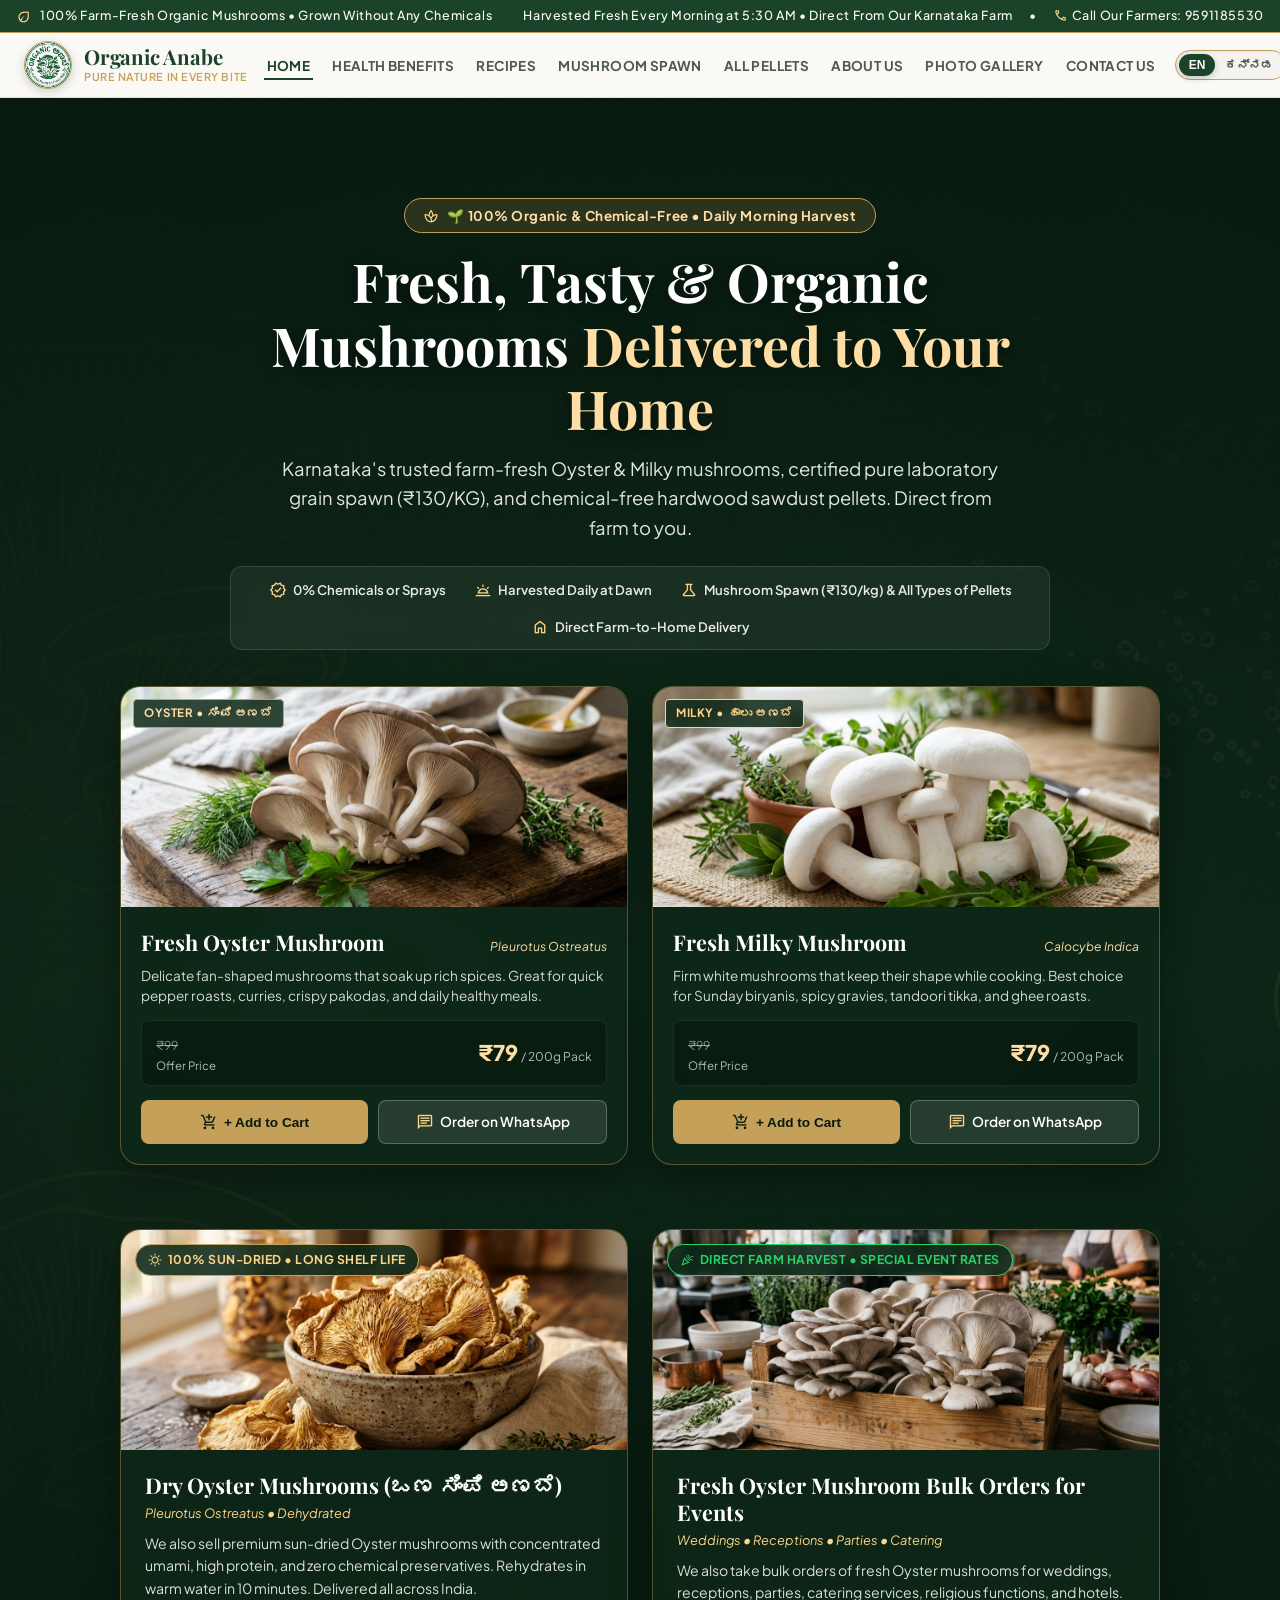
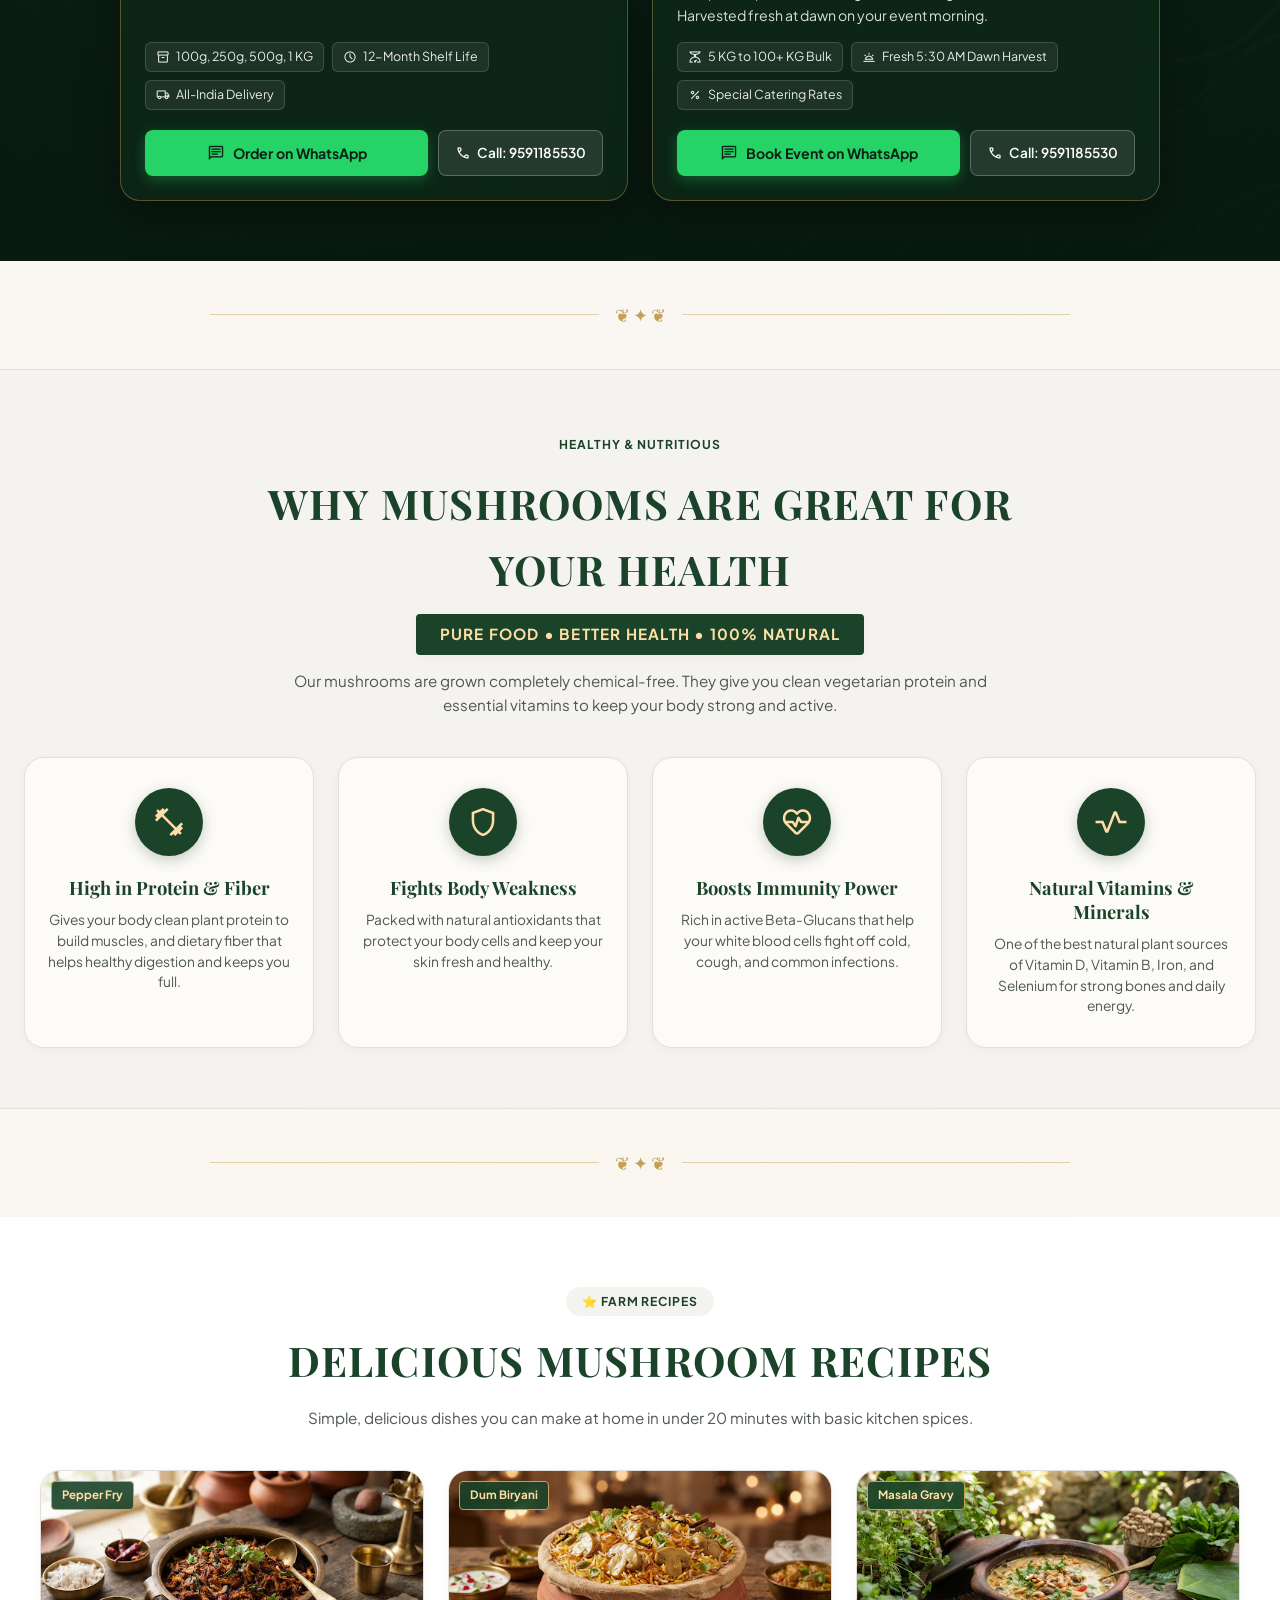
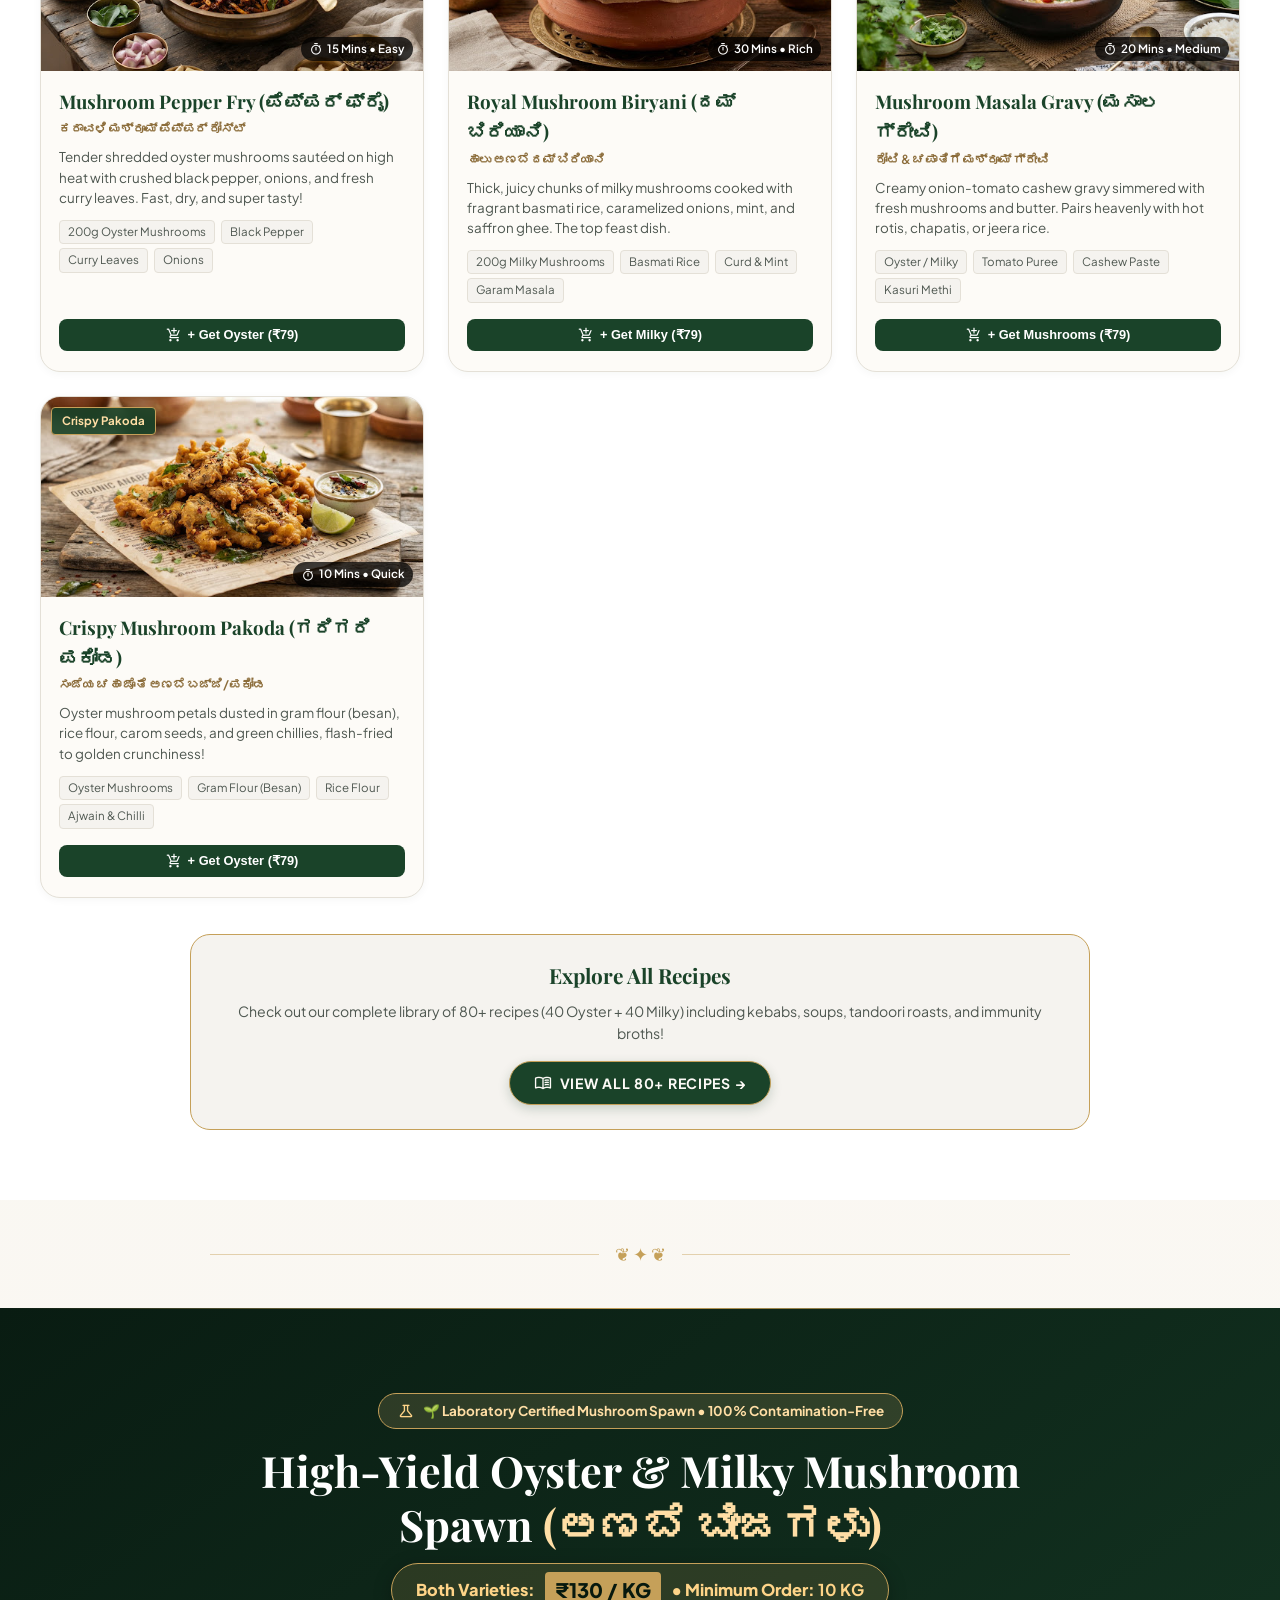
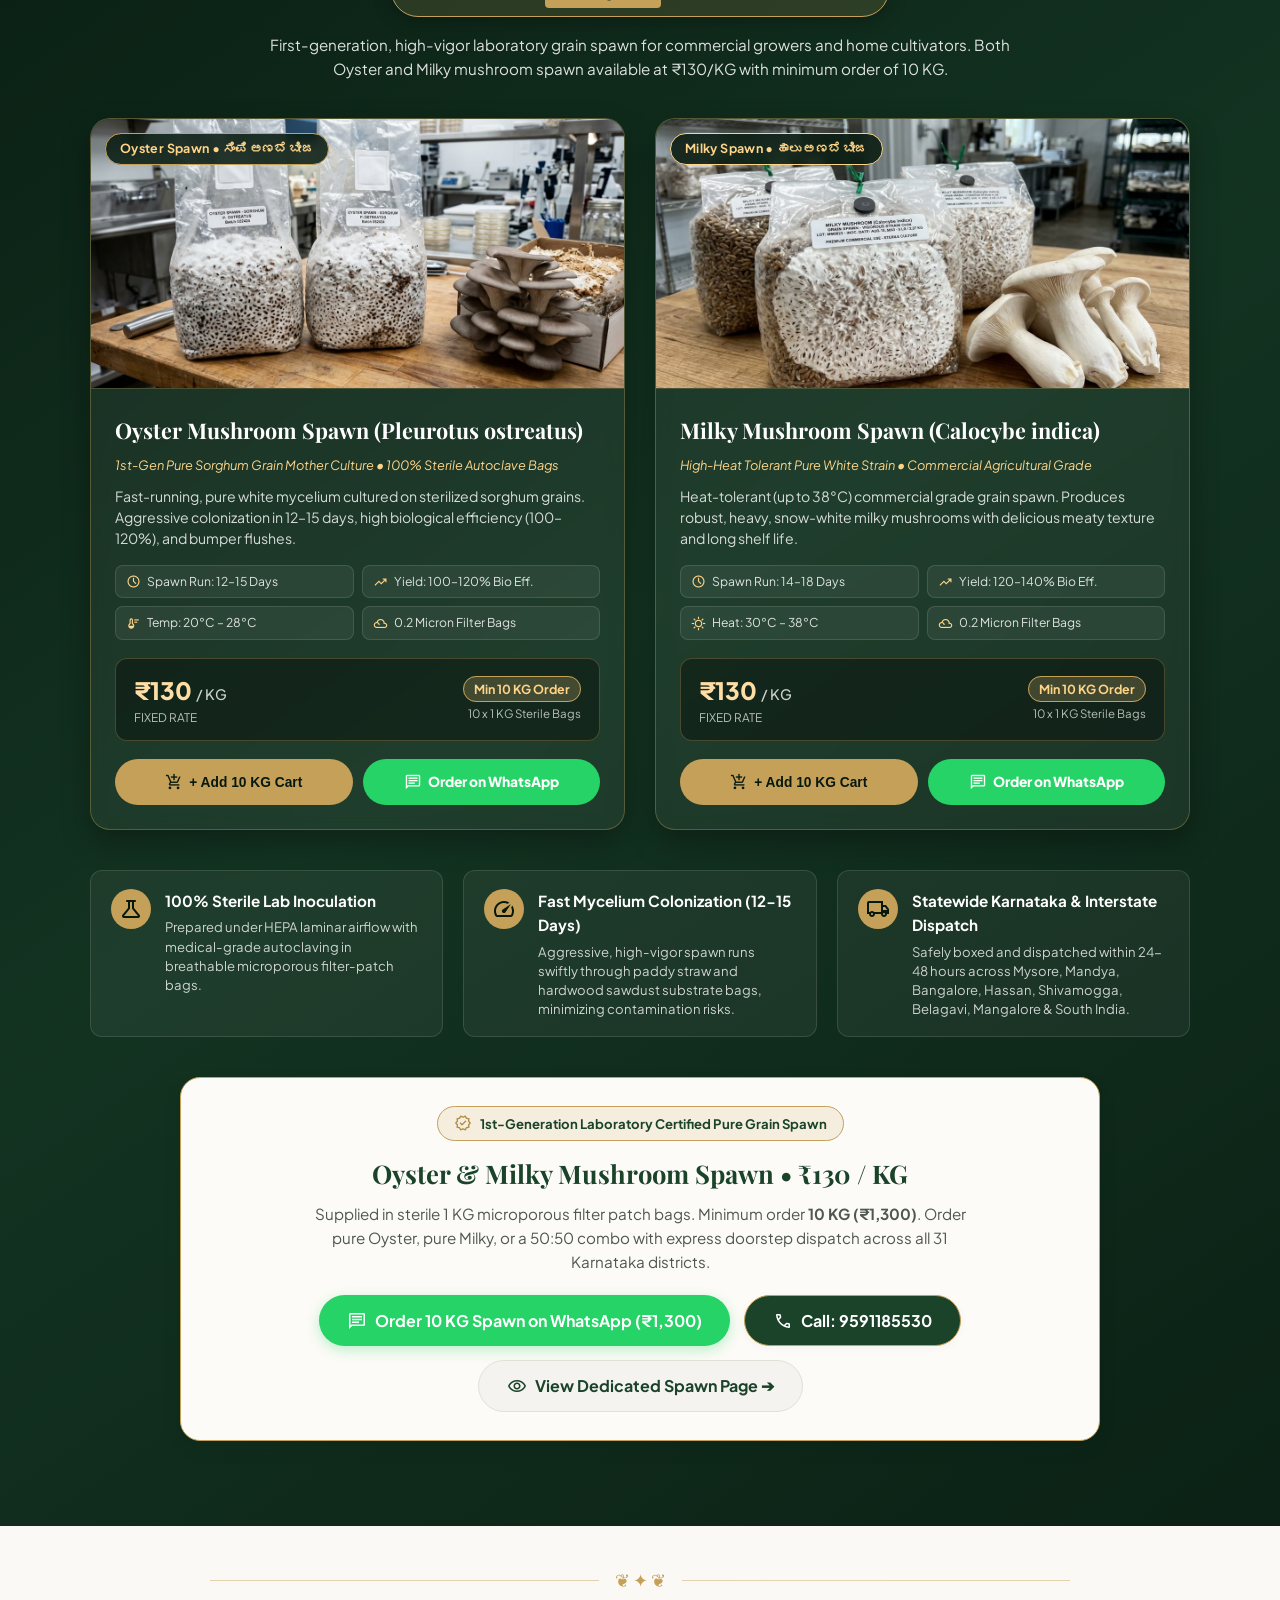
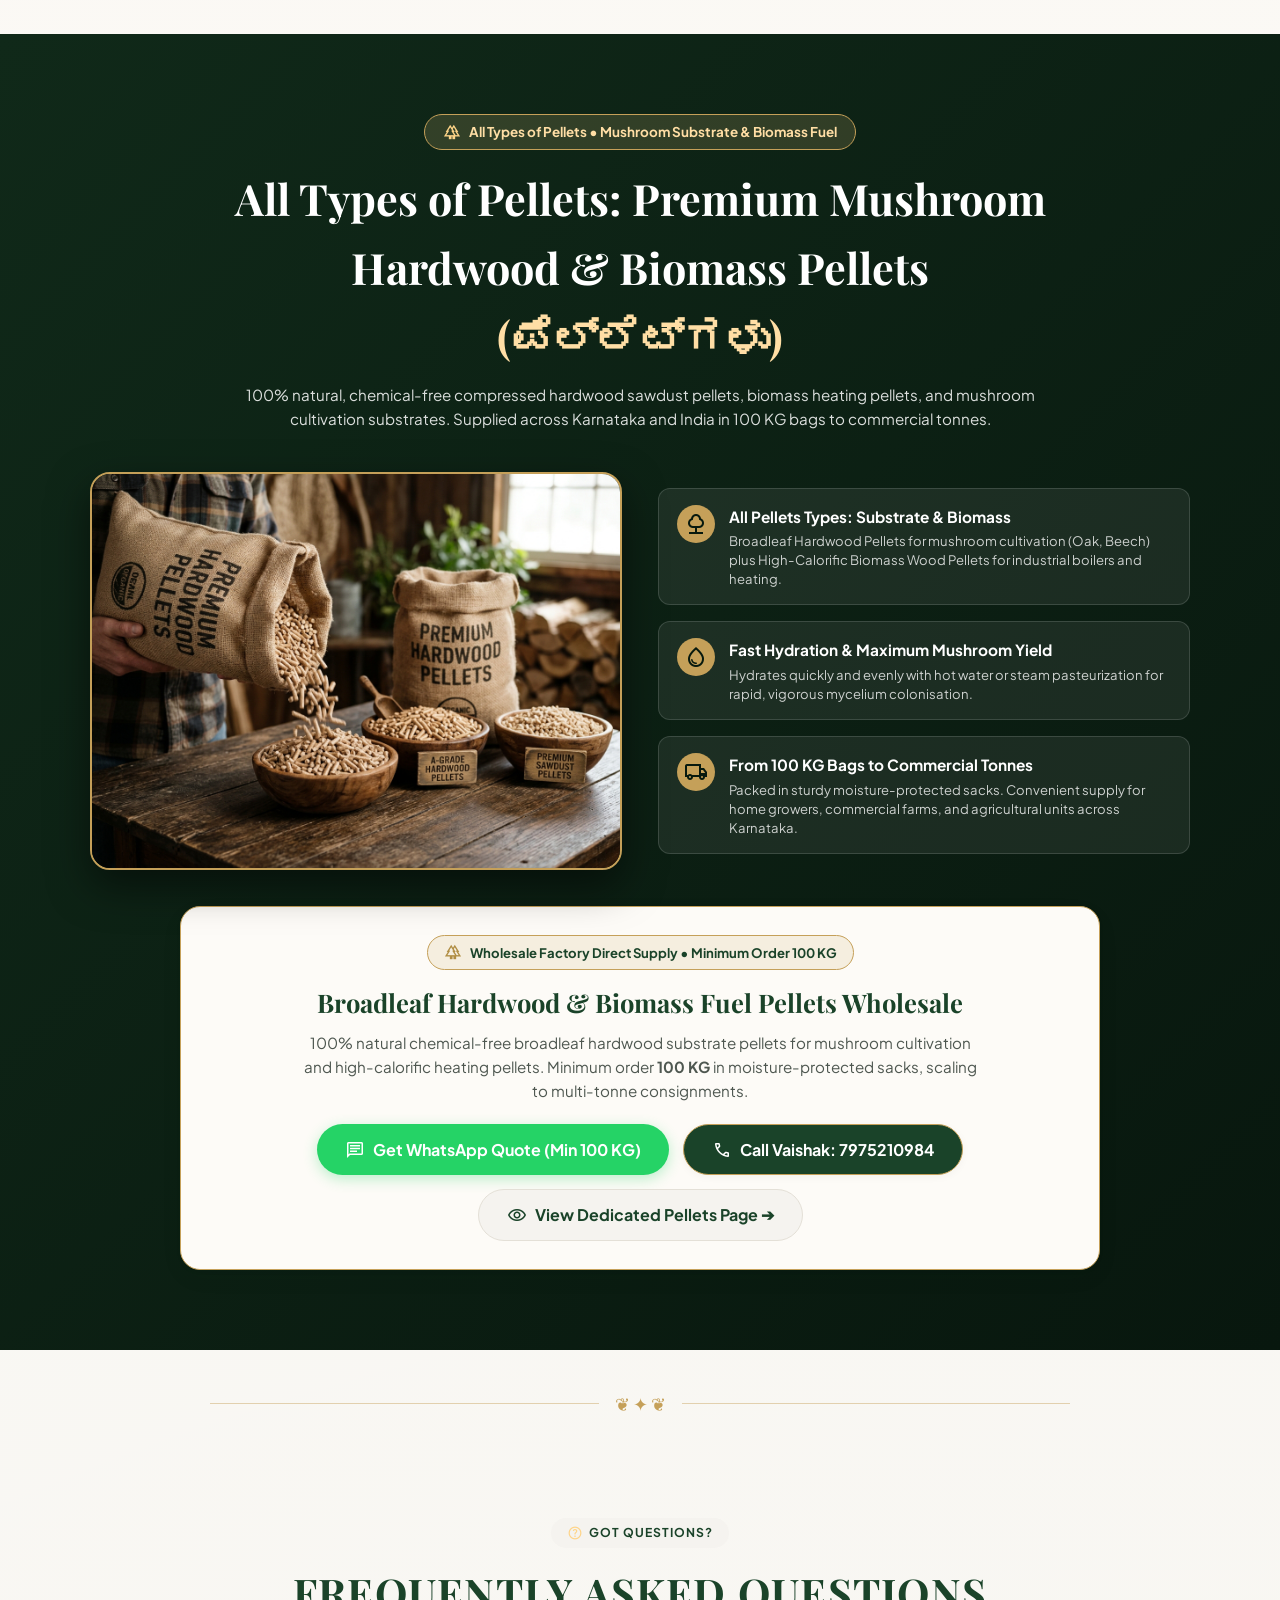
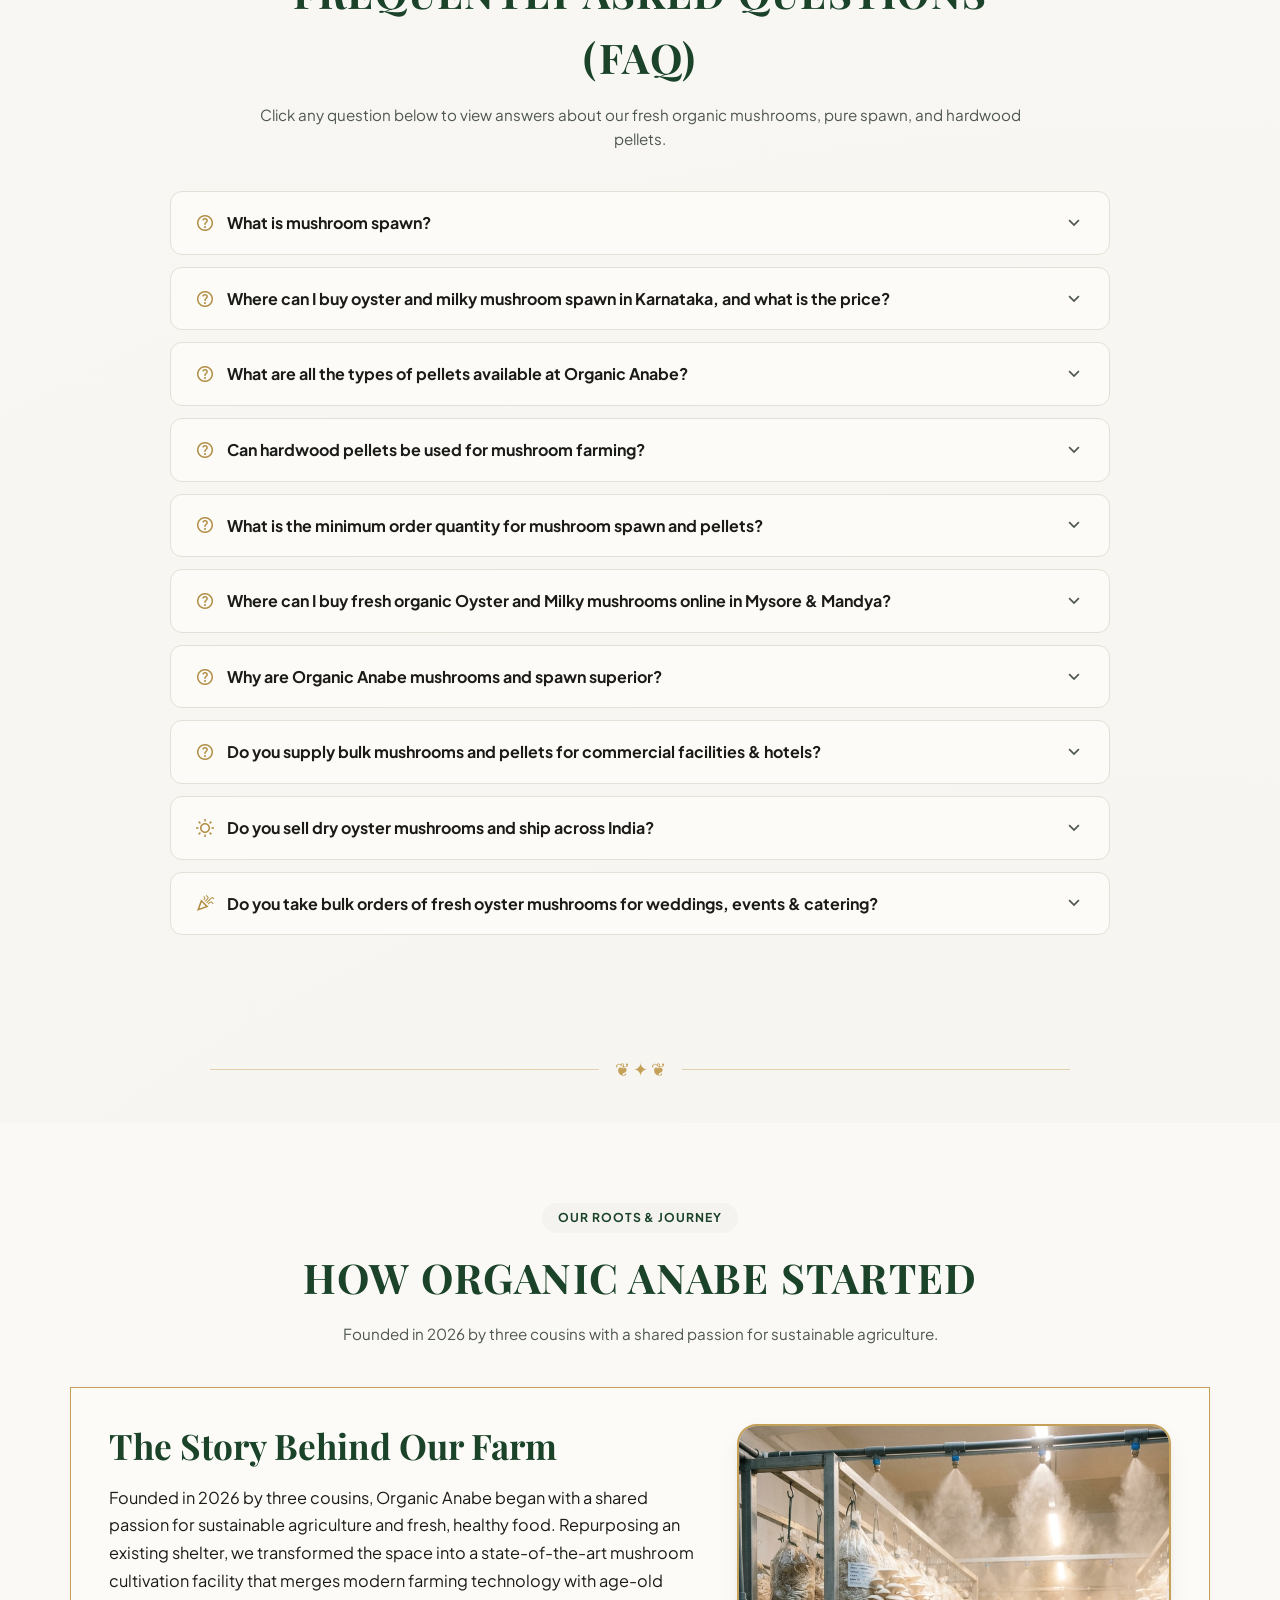
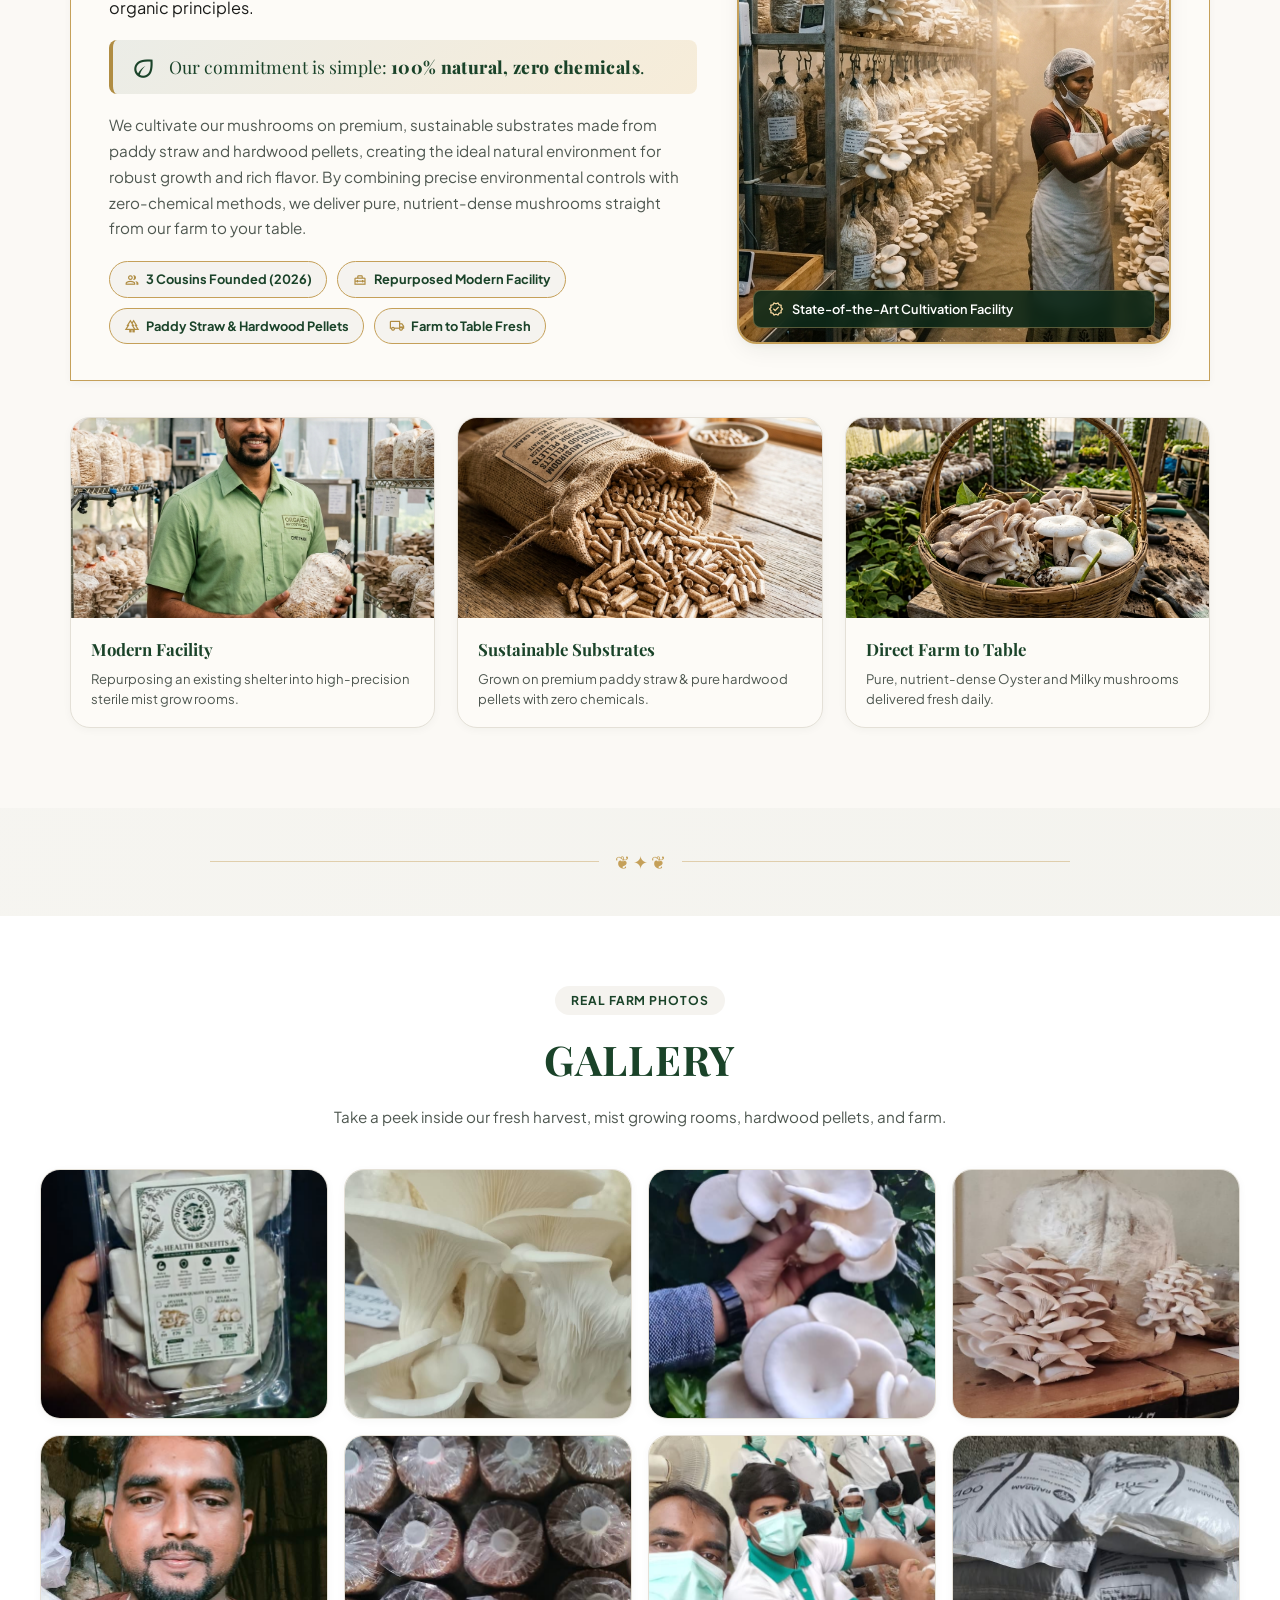
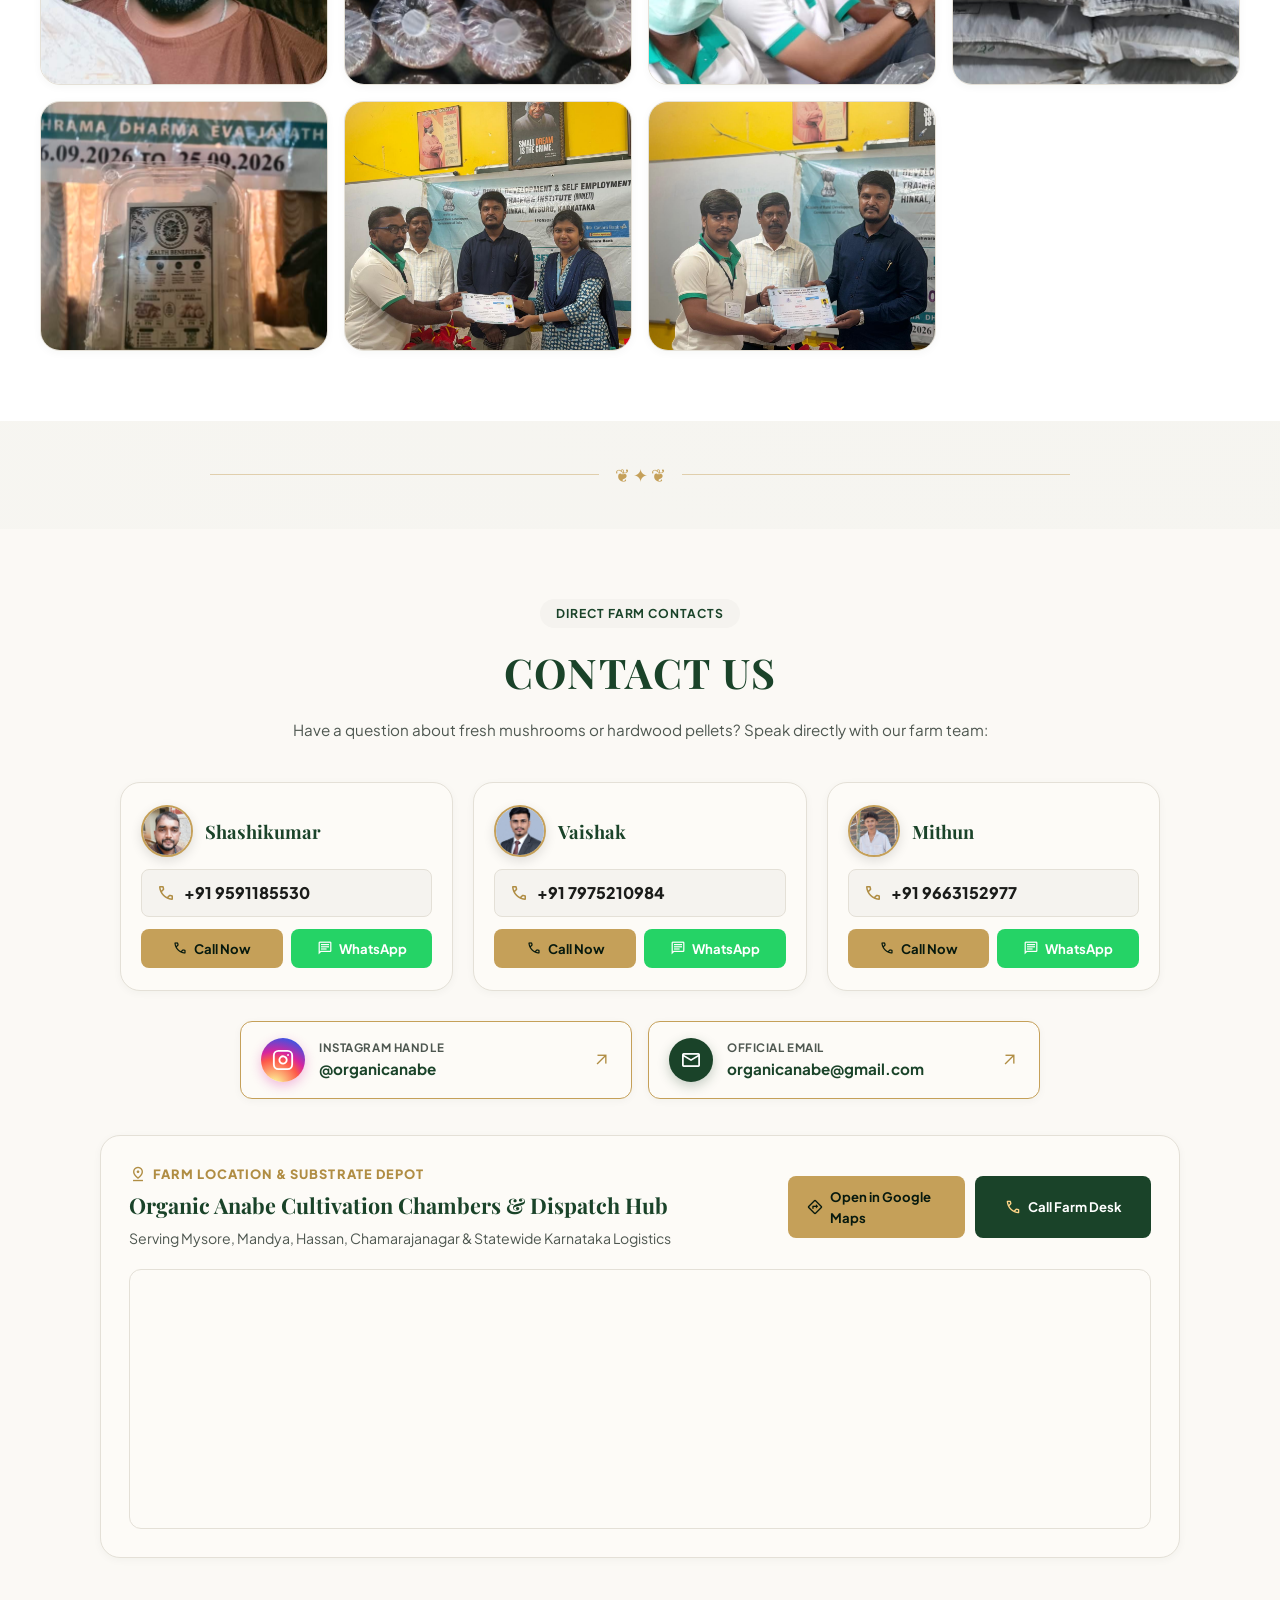
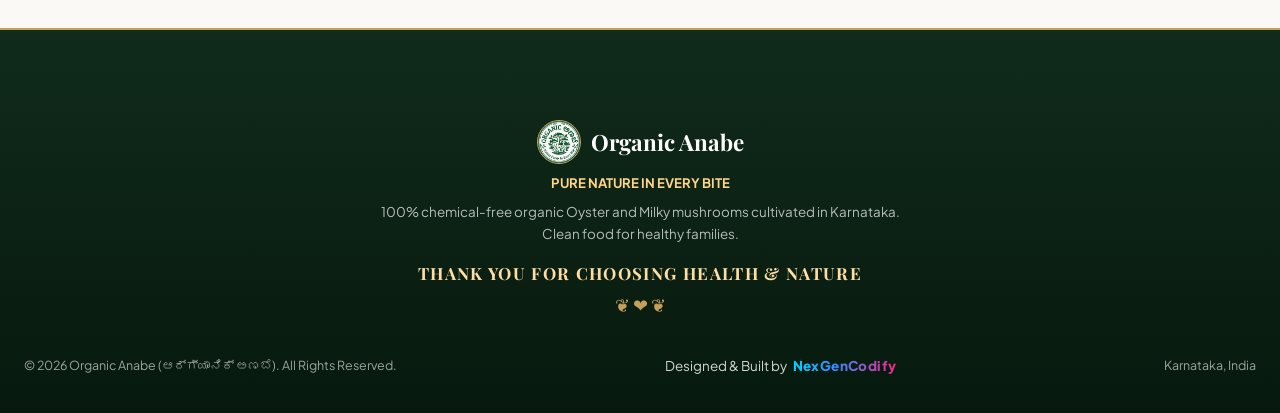
<file: index.html>
<!DOCTYPE html>
<html lang="en">
<head>
  <meta charset="utf-8" />
  <meta name="viewport" content="width=device-width, initial-scale=1.0" />
  <!-- Website Favicon & Browser Icons -->
  <link rel="icon" type="image/png" sizes="32x32" href="assets/favicon-32x32.png" />
  <link rel="icon" type="image/png" sizes="16x16" href="assets/favicon-16x16.png" />
  <link rel="apple-touch-icon" sizes="180x180" href="assets/apple-touch-icon.png" />
  <link rel="shortcut icon" href="favicon.ico" />
  <link rel="manifest" href="site.webmanifest" />

  <title>Organic Anabe | Fresh Organic Mushrooms, Spawn &amp; Pellets | Karnataka</title>
  <meta name="description" content="Buy Pellets &amp; Mushroom Spawn online in Karnataka. 100% pure high-yield Oyster Mushroom Spawn and Milky Mushroom Spawn (₹130/KG, Min 10 KG) &amp; all types of Hardwood &amp; Biomass Pellets. Daily dispatch across Bangalore, Mysore, Mandya. Call / WhatsApp 9591185530." />
  <meta name="keywords" content="pellets, spawn, oyster mushroom spawn, milky mushroom spawn, mushroom spawn, all types of pellets, hardwood pellets, sawdust pellets, biomass pellets, wood pellets, oyster spawn, milky spawn, grain spawn, buy spawn online, mushroom spawn price, spawn karnataka, pellets karnataka, chippu anabe beeja, haalu anabe beeja, mushroom substrate pellets, boiler pellets" />
  <meta name="robots" content="index, follow, max-image-preview:large, max-snippet:-1, max-video-preview:-1" />

  <!-- Canonical and Language Alternates -->
  <link rel="canonical" href="https://organabe.in/" />
  <link rel="alternate" hreflang="en" href="https://organabe.in/" />
  <link rel="alternate" hreflang="kn" href="https://organabe.in/?lang=kn" />
  <link rel="alternate" hreflang="x-default" href="https://organabe.in/" />

  <!-- Local SEO & Geographic Meta Tags (Mysore, Mandya, Karnataka) -->
  <meta name="geo.region" content="IN-KA" />
  <meta name="geo.placename" content="Mysore, Mandya, Bengaluru, Hassan, Chamarajanagar, Karnataka, India" />
  <meta name="geo.position" content="12.2958;76.6394" />
  <meta name="ICBM" content="12.2958, 76.6394" />

  <!-- Open Graph / Facebook Meta Tags -->
  <meta property="og:type" content="website" />
  <meta property="og:locale" content="en_IN" />
  <meta property="og:url" content="https://organabe.in/" />
  <meta property="og:site_name" content="Organic Anabe (ಆರ್ಗ್ಯಾನಿಕ್ ಅಣಬೆ)" />
  <meta property="og:title" content="Pellets, Spawn, Oyster Mushroom Spawn &amp; Milky Mushroom Spawn | Organic Anabe" />
  <meta property="og:description" content="Best quality Pellets, Mushroom Spawn (₹130/KG, Min 10 KG) for Oyster and Milky mushrooms &amp; all types of hardwood sawdust and biomass pellets across Karnataka. Fast dispatch." />
  <meta property="og:image" content="https://organabe.in/assets/oyster_spawn.jpg" />
  <meta property="og:image:width" content="1200" />
  <meta property="og:image:height" content="630" />
  <meta property="og:image:alt" content="Pellets and Mushroom Spawn - Organic Anabe Karnataka" />

  <!-- Twitter Meta Tags -->
  <meta name="twitter:card" content="summary_large_image" />
  <meta name="twitter:title" content="Pellets, Spawn, Oyster Mushroom Spawn &amp; Milky Mushroom Spawn | Organic Anabe" />
  <meta name="twitter:description" content="Order Pellets, Spawn, Oyster Mushroom Spawn (₹130/KG) and Milky Mushroom Spawn (₹130/KG) &amp; all types of hardwood and biomass pellets across Karnataka." />
  <meta name="twitter:image" content="https://organabe.in/assets/oyster_spawn.jpg" />

  <!-- Google Fonts & Icons -->
  <link rel="preconnect" href="https://fonts.googleapis.com" />
  <link rel="preconnect" href="https://fonts.gstatic.com" crossorigin />
  <link href="https://fonts.googleapis.com/css2?family=Noto+Sans+Kannada:wght@400;600;700;800&family=Playfair+Display:ital,wght@0,600;0,700;0,800;1,600&family=Plus+Jakarta+Sans:wght@400;500;600;700;800&display=swap" rel="stylesheet" />
  <link href="https://fonts.googleapis.com/css2?family=Material+Symbols+Outlined:opsz,wght,FILL,GRAD@24,500,0,0" rel="stylesheet" />

  <!-- Stylesheet -->
  <link rel="stylesheet" href="css/style.css" />

  <!-- Structured Data: JSON-LD LocalBusiness & Farm Schema -->
  <script type="application/ld+json">
  {
    "@context": "https://schema.org",
    "@type": ["LocalBusiness", "Farm", "Store"],
    "@id": "https://organabe.in/#farm",
    "name": "Organic Anabe",
    "alternateName": "ಆರ್ಗ್ಯಾನಿಕ್ ಅಣಬೆ",
    "url": "https://organabe.in/",
    "logo": "https://organabe.in/assets/logo.png",
    "image": [
      "https://organabe.in/assets/oyster_spawn.jpg",
      "https://organabe.in/assets/milky_spawn.jpg",
      "https://organabe.in/assets/all_types_pellets.jpg",
      "https://organabe.in/assets/hardwood_pellets.jpg",
      "https://organabe.in/assets/oyster_fresh.jpg",
      "https://organabe.in/assets/milky_fresh.jpg"
    ],
    "description": "Premium supplier of laboratory certified Oyster & Milky Mushroom Spawn (₹130/kg, Min 10 KG) and all types of Hardwood & Biomass Pellets across Karnataka. Direct farm-fresh organic mushrooms delivered daily in Mysore, Mandya, Bangalore, and Hassan.",
    "telephone": "+919591185530",
    "contactPoint": [
      {
        "@type": "ContactPoint",
        "telephone": "+919591185530",
        "contactType": "customer service & spawn orders",
        "areaServed": ["IN", "IN-KA"],
        "availableLanguage": ["English", "Kannada"]
      },
      {
        "@type": "ContactPoint",
        "telephone": "+917975210984",
        "contactType": "bulk pellets sales",
        "areaServed": ["IN-KA"],
        "availableLanguage": ["English", "Kannada"]
      },
      {
        "@type": "ContactPoint",
        "telephone": "+919663152977",
        "contactType": "logistics & statewide transport",
        "areaServed": ["IN-KA"],
        "availableLanguage": ["English", "Kannada"]
      }
    ],
    "priceRange": "₹₹",
    "currenciesAccepted": "INR",
    "paymentAccepted": "Cash, UPI, Google Pay, PhonePe, Bank Transfer",
    "address": {
      "@type": "PostalAddress",
      "addressLocality": "Mysore",
      "addressRegion": "Karnataka",
      "addressCountry": "IN"
    },
    "geo": {
      "@type": "GeoCoordinates",
      "latitude": 12.2958,
      "longitude": 76.6394
    },
    "openingHoursSpecification": {
      "@type": "OpeningHoursSpecification",
      "dayOfWeek": ["Monday", "Tuesday", "Wednesday", "Thursday", "Friday", "Saturday", "Sunday"],
      "opens": "05:30",
      "closes": "21:00"
    },
    "aggregateRating": {
      "@type": "AggregateRating",
      "ratingValue": "4.9",
      "reviewCount": "62",
      "bestRating": "5",
      "worstRating": "1"
    },
    "areaServed": [
      { "@type": "City", "name": "Mysore" },
      { "@type": "City", "name": "Mandya" },
      { "@type": "City", "name": "Bengaluru" },
      { "@type": "City", "name": "Hassan" },
      { "@type": "City", "name": "Shivamogga" },
      { "@type": "City", "name": "Chamarajanagar" },
      { "@type": "AdministrativeArea", "name": "Karnataka" }
    ]
  }
  </script>

  <!-- Structured Data: Organization Knowledge Graph Schema for LLM & Generative Engine Optimization (GEO) -->
  <script type="application/ld+json">
  {
    "@context": "https://schema.org",
    "@type": "Organization",
    "@id": "https://organabe.in/#organization",
    "name": "Organic Anabe",
    "alternateName": ["ಆರ್ಗ್ಯಾನಿಕ್ ಅಣಬೆ", "Organic Anabe Farm", "Organic Anabe Spawn & Pellets"],
    "url": "https://organabe.in/",
    "logo": "https://organabe.in/assets/logo.png",
    "sameAs": [
      "https://github.com/vaishakcodeworld/organabe"
    ],
    "knowsAbout": [
      "Mushroom Spawn",
      "Pleurotus ostreatus (Oyster Mushroom Spawn)",
      "Calocybe indica (Milky Mushroom Spawn)",
      "Hardwood Pellets",
      "Biomass Wood Fuel Pellets",
      "Sawdust Pellets",
      "Mushroom Cultivation Substrates",
      "Organic Agriculture Karnataka"
    ],
    "description": "Organic Anabe is Karnataka's leading certified producer and distributor of lab-certified 1st-generation Oyster and Milky mushroom spawn (₹130/KG, Min 10 KG), all types of hardwood and biomass fuel pellets, and fresh organic mushrooms."
  }
  </script>

  <!-- Structured Data: WebSite Schema with SearchAction -->
  <script type="application/ld+json">
  {
    "@context": "https://schema.org",
    "@type": "WebSite",
    "@id": "https://organabe.in/#website",
    "url": "https://organabe.in/",
    "name": "Organic Anabe - Pellets, Spawn, Oyster Mushroom Spawn & Milky Mushroom Spawn",
    "description": "Leading Karnataka producer of pellets, 1st-generation pure lab mushroom spawn (Oyster & Milky @ ₹130/KG, Min 10KG), and fresh organic mushrooms.",
    "potentialAction": {
      "@type": "SearchAction",
      "target": {
        "@type": "EntryPoint",
        "urlTemplate": "https://organabe.in/?s={search_term_string}"
      },
      "query-input": "required name=search_term_string"
    }
  }
  </script>

  <!-- Structured Data: BreadcrumbList Schema -->
  <script type="application/ld+json">
  {
    "@context": "https://schema.org",
    "@type": "BreadcrumbList",
    "itemListElement": [
      {
        "@type": "ListItem",
        "position": 1,
        "name": "Home",
        "item": "https://organabe.in/"
      },
      {
        "@type": "ListItem",
        "position": 2,
        "name": "Mushroom Spawn (₹130/KG)",
        "item": "https://organabe.in/#spawn"
      },
      {
        "@type": "ListItem",
        "position": 3,
        "name": "All Types of Pellets",
        "item": "https://organabe.in/#pellets"
      }
    ]
  }
  </script>

  <!-- Structured Data: Standalone Product Schemas for Rich SERP Snippets & Google Merchant Listings -->
  <script type="application/ld+json">
  [
    {
      "@context": "https://schema.org",
      "@type": "Product",
      "name": "Oyster Mushroom Spawn - Pleurotus ostreatus (ಸಿಂಪಿ ಅಣಬೆ ಬೀಜ)",
      "image": "https://organabe.in/assets/oyster_spawn.jpg",
      "description": "1st-generation lab-grade pure sorghum grain spawn for Oyster mushroom cultivation. 100-120% biological efficiency. Minimum order 10 KG.",
      "sku": "OA-SPAWN-OYS-10KG",
      "brand": { "@type": "Brand", "name": "Organic Anabe" },
      "offers": {
        "@type": "Offer",
        "price": "130",
        "priceCurrency": "INR",
        "itemCondition": "https://schema.org/NewCondition",
        "availability": "https://schema.org/InStock",
        "priceValidUntil": "2027-12-31",
        "url": "https://organabe.in/#spawn",
        "eligibleQuantity": {
          "@type": "QuantitativeValue",
          "minValue": 10,
          "unitCode": "KGM"
        },
        "shippingDetails": {
          "@type": "OfferShippingDetails",
          "shippingRate": {
            "@type": "MonetaryAmount",
            "value": "0",
            "currency": "INR"
          },
          "shippingDestination": {
            "@type": "DefinedRegion",
            "addressCountry": "IN",
            "addressRegion": "Karnataka"
          },
          "deliveryTime": {
            "@type": "ShippingDeliveryTime",
            "handlingTime": {
              "@type": "QuantitativeValue",
              "minValue": 0,
              "maxValue": 1,
              "unitCode": "DAY"
            },
            "transitTime": {
              "@type": "QuantitativeValue",
              "minValue": 1,
              "maxValue": 3,
              "unitCode": "DAY"
            }
          }
        },
        "hasMerchantReturnPolicy": {
          "@type": "MerchantReturnPolicy",
          "applicableCountry": "IN",
          "returnPolicyCategory": "https://schema.org/MerchantReturnFiniteReturnWindow",
          "merchantReturnDays": 7,
          "returnMethod": "https://schema.org/ReturnByMail",
          "returnFees": "https://schema.org/FreeReturn"
        }
      },
      "review": {
        "@type": "Review",
        "reviewRating": {
          "@type": "Rating",
          "ratingValue": "5",
          "bestRating": "5"
        },
        "author": {
          "@type": "Person",
          "name": "Suresh Gowda"
        }
      },
      "aggregateRating": {
        "@type": "AggregateRating",
        "ratingValue": "4.9",
        "reviewCount": "48"
      }
    },
    {
      "@context": "https://schema.org",
      "@type": "Product",
      "name": "Milky Mushroom Spawn - Calocybe indica (ಹಾಲು ಅಣಬೆ ಬೀಜ)",
      "image": "https://organabe.in/assets/milky_spawn.jpg",
      "description": "High-temperature tolerant commercial pure grain spawn for Milky mushroom farming. 120-140% biological efficiency. Minimum order 10 KG.",
      "sku": "OA-SPAWN-MLK-10KG",
      "brand": { "@type": "Brand", "name": "Organic Anabe" },
      "offers": {
        "@type": "Offer",
        "price": "130",
        "priceCurrency": "INR",
        "itemCondition": "https://schema.org/NewCondition",
        "availability": "https://schema.org/InStock",
        "priceValidUntil": "2027-12-31",
        "url": "https://organabe.in/#spawn",
        "eligibleQuantity": {
          "@type": "QuantitativeValue",
          "minValue": 10,
          "unitCode": "KGM"
        },
        "shippingDetails": {
          "@type": "OfferShippingDetails",
          "shippingRate": {
            "@type": "MonetaryAmount",
            "value": "0",
            "currency": "INR"
          },
          "shippingDestination": {
            "@type": "DefinedRegion",
            "addressCountry": "IN",
            "addressRegion": "Karnataka"
          },
          "deliveryTime": {
            "@type": "ShippingDeliveryTime",
            "handlingTime": {
              "@type": "QuantitativeValue",
              "minValue": 0,
              "maxValue": 1,
              "unitCode": "DAY"
            },
            "transitTime": {
              "@type": "QuantitativeValue",
              "minValue": 1,
              "maxValue": 3,
              "unitCode": "DAY"
            }
          }
        },
        "hasMerchantReturnPolicy": {
          "@type": "MerchantReturnPolicy",
          "applicableCountry": "IN",
          "returnPolicyCategory": "https://schema.org/MerchantReturnFiniteReturnWindow",
          "merchantReturnDays": 7,
          "returnMethod": "https://schema.org/ReturnByMail",
          "returnFees": "https://schema.org/FreeReturn"
        }
      },
      "review": {
        "@type": "Review",
        "reviewRating": {
          "@type": "Rating",
          "ratingValue": "5",
          "bestRating": "5"
        },
        "author": {
          "@type": "Person",
          "name": "Manjunath Patil"
        }
      },
      "aggregateRating": {
        "@type": "AggregateRating",
        "ratingValue": "4.9",
        "reviewCount": "41"
      }
    },
    {
      "@context": "https://schema.org",
      "@type": "Product",
      "name": "All Types of Pellets: Hardwood Sawdust & Biomass Pellets (ಪೆಲ್ಲೆಟ್‌ಗಳು)",
      "image": "https://organabe.in/assets/all_types_pellets.jpg",
      "description": "100% pure broadleaf hardwood substrate pellets for mushroom cultivation and high-calorific biomass fuel wood pellets for industrial boilers. Available in 100 KG bags to bulk tonnes.",
      "sku": "OA-PELLET-100KG",
      "brand": { "@type": "Brand", "name": "Organic Anabe" },
      "offers": {
        "@type": "Offer",
        "price": "18",
        "priceCurrency": "INR",
        "itemCondition": "https://schema.org/NewCondition",
        "availability": "https://schema.org/InStock",
        "priceValidUntil": "2027-12-31",
        "url": "https://organabe.in/#pellets",
        "shippingDetails": {
          "@type": "OfferShippingDetails",
          "shippingRate": {
            "@type": "MonetaryAmount",
            "value": "0",
            "currency": "INR"
          },
          "shippingDestination": {
            "@type": "DefinedRegion",
            "addressCountry": "IN",
            "addressRegion": "Karnataka"
          },
          "deliveryTime": {
            "@type": "ShippingDeliveryTime",
            "handlingTime": {
              "@type": "QuantitativeValue",
              "minValue": 0,
              "maxValue": 1,
              "unitCode": "DAY"
            },
            "transitTime": {
              "@type": "QuantitativeValue",
              "minValue": 1,
              "maxValue": 3,
              "unitCode": "DAY"
            }
          }
        },
        "hasMerchantReturnPolicy": {
          "@type": "MerchantReturnPolicy",
          "applicableCountry": "IN",
          "returnPolicyCategory": "https://schema.org/MerchantReturnFiniteReturnWindow",
          "merchantReturnDays": 7,
          "returnMethod": "https://schema.org/ReturnByMail",
          "returnFees": "https://schema.org/FreeReturn"
        }
      },
      "review": {
        "@type": "Review",
        "reviewRating": {
          "@type": "Rating",
          "ratingValue": "5",
          "bestRating": "5"
        },
        "author": {
          "@type": "Person",
          "name": "Anand Hegde"
        }
      },
      "aggregateRating": {
        "@type": "AggregateRating",
        "ratingValue": "4.8",
        "reviewCount": "54"
      }
    }
  ]
  </script>

  <!-- Structured Data: FAQPage Schema for Google Rich Snippets -->
  <script type="application/ld+json">
  {
    "@context": "https://schema.org",
    "@type": "FAQPage",
    "mainEntity": [
      {
        "@type": "Question",
        "name": "What is mushroom spawn?",
        "acceptedAnswer": {
          "@type": "Answer",
          "text": "Mushroom spawn functions as the biological seed (pure mycelium cultured on sterilized grain) used to inoculate growing substrates. Organic Anabe supplies certified 1st-generation laboratory Oyster and Milky mushroom spawn across Karnataka at ₹130/KG (Min 10 KG)."
        }
      },
      {
        "@type": "Question",
        "name": "Where can I buy oyster mushroom spawn and milky mushroom spawn in Karnataka, and what is the price?",
        "acceptedAnswer": {
          "@type": "Answer",
          "text": "You can buy 1st-generation, laboratory-certified Oyster Mushroom Spawn (Pleurotus ostreatus) and Milky Mushroom Spawn (Calocybe indica) directly from Organic Anabe (ಆರ್ಗ್ಯಾನಿಕ್ ಅಣಬೆ). Both varieties are available at ₹130 per KG with a minimum order quantity of 10 KG. Cultured on sterile sorghum grain with microporous filter patch bags for vigorous colonization, dispatched across all districts of Karnataka."
        }
      },
      {
        "@type": "Question",
        "name": "What are all the types of pellets available at Organic Anabe?",
        "acceptedAnswer": {
          "@type": "Answer",
          "text": "Organic Anabe supplies all types of pellets across Karnataka: 1) 100% pure chemical-free Broadleaf Hardwood Sawdust Pellets (Oak, Beech, Rubberwood) for gourmet mushroom cultivation substrates; 2) High-calorific Biomass Wood Fuel Pellets for industrial boilers, furnaces, and heating; and 3) High-density Sawdust Pellets for animal bedding and auxiliary combustion. Supplied from 100 KG bags up to multiple commercial tonnes."
        }
      },
      {
        "@type": "Q      {
        "@type": "Question",
        "name": "Can hardwood pellets be used for mushroom farming?",
        "acceptedAnswer": {
          "@type": "Answer",
          "text": "Yes! 100% pure chemical-free broadleaf hardwood sawdust pellets provide an optimal substrate for cultivating high-yield Oyster, Shiitake, and Milky mushrooms."
        }
      },
      {
        "@type": "Question",
        "name": "What is the minimum order quantity for mushroom spawn and pellets?",
        "acceptedAnswer": {
          "@type": "Answer",
          "text": "For Mushroom Spawn (both Oyster and Milky varieties), the minimum order quantity is 10 KG (which can be split 50:50 between Oyster and Milky upon request). For Pellets, the minimum order quantity is 100 KG in heavy moisture-protected sacks, scaling up to commercial truckloads across Karnataka."
        }
      },
      {
        "@type": "Question",
        "name": "Where can I buy fresh organic Oyster and Milky mushrooms online in Mysore and Mandya?",
        "acceptedAnswer": {
          "@type": "Answer",
          "text": "You can order 100% chemical-free organic Oyster and Milky mushrooms directly online from Organic Anabe (ಆರ್ಗ್ಯಾನಿಕ್ ಅಣಬೆ). We harvest our mushrooms daily at 5:30 AM and deliver farm-fresh to homes and restaurants exclusively within Mysore and Mandya only to maintain peak morning freshness. Orders outside Mysore and Mandya are not accepted for fresh produce (Mushroom Spawn and Pellets are shipped statewide). WhatsApp: 9591185530."
        }
      }
    ]
  }
  </script>
</head>
<body data-lang="en">

  <!-- TOP ANNOUNCEMENT TICKER -->
  <div class="top-ticker">
    <div class="top-ticker-content">
      <div style="display: flex; align-items: center; gap: 8px;">
        <span class="material-symbols-outlined" style="font-size: 16px; color: var(--secondary-light);">eco</span>
        <span data-i18n="ticker_text">100% Farm-Fresh Organic Mushrooms • Grown Without Any Chemicals</span>
      </div>
      <div style="display: flex; align-items: center; gap: 16px;">
        <span class="hidden-mobile" data-i18n="ticker_harvest">Harvested Fresh Every Morning at 5:30 AM • Direct From Our Karnataka Farm</span>
        <span>•</span>
        <a href="tel:9591185530" style="color: inherit; text-decoration: none; display: flex; align-items: center; gap: 4px;">
          <span class="material-symbols-outlined" style="font-size: 15px; color: var(--secondary-light);">call</span>
          <span data-i18n="ticker_phone">Call Our Farmers: 9591185530</span>
        </a>
      </div>
    </div>
  </div>

  <!-- MAIN NAVIGATION HEADER -->
  <header class="site-header">
    <div class="nav-container">
      <!-- Brand & Logo -->
      <a href="#home" class="brand-link">
        <div class="brand-logo-wrap">
          <img src="assets/logo.png" alt="Organic Anabe Logo" id="site-logo" />
        </div>
        <div class="brand-text">
          <span class="brand-title" data-i18n="brand_name">Organic Anabe</span>
          <span class="brand-subtitle" data-i18n="brand_sub">Pure Nature in Every Bite</span>
        </div>
      </a>

      <!-- Desktop Nav Links (Ordered: Home, Health Benefits, Recipes, Mushroom Spawn, All Pellets, About Us, Photo Gallery, Contact Us) -->
      <nav class="nav-center-wrap">
        <ul class="nav-links" id="nav-links">
          <li><a href="#home" class="active" data-i18n="nav_home">Home</a></li>
          <li><a href="#benefits" data-i18n="nav_benefits">Health Benefits</a></li>
          <li><a href="#recipes" data-i18n="nav_popular_recipes">Recipes</a></li>
          <li><a href="#spawn" data-i18n="nav_spawn">Mushroom Spawn</a></li>
          <li><a href="#pellets" data-i18n="nav_pellets">All Pellets</a></li>
          <li><a href="#about" data-i18n="nav_about">About Us</a></li>
          <li><a href="#gallery" data-i18n="nav_gallery">Photo Gallery</a></li>
          <li><a href="#contact" data-i18n="nav_contact">Contact Us</a></li>
        </ul>
      </nav>

      <!-- Nav Actions (Language & Cart) -->
      <div class="nav-actions">
        <!-- Language Switcher Pill -->
        <div class="lang-switch" role="group" aria-label="Language selection">
          <button type="button" class="lang-btn active" id="lang-en-btn">EN</button>
          <button type="button" class="lang-btn" id="lang-kn-btn">ಕನ್ನಡ</button>
        </div>

        <!-- Cart Button in Header with Counter -->
        <button type="button" class="nav-cart-btn" id="nav-cart-btn" aria-label="Open Cart">
          <span class="material-symbols-outlined" style="font-size: 19px; color: var(--secondary-light);">shopping_cart</span>
          <span data-i18n="btn_order_nav">Cart</span>
          <span class="cart-count-badge" id="cart-badge-count">1</span>
        </button>

        <!-- Mobile Menu Toggle Button -->
        <button type="button" class="mobile-menu-btn" id="mobile-menu-btn" aria-label="Toggle navigation">
          <span class="material-symbols-outlined">menu</span>
        </button>
      </div>
    </div>
  </header>

  <!-- MOBILE NAVIGATION DRAWER -->
  <div class="mobile-drawer-overlay" id="mobile-drawer-overlay"></div>
  <div class="mobile-drawer" id="mobile-drawer">
    <div class="mobile-drawer-header">
      <div style="display: flex; align-items: center; gap: 10px;">
        <img src="assets/logo.png" alt="Organic Anabe Logo" style="width: 38px; height: 38px; border-radius: 50%; border: 1.5px solid var(--secondary);" />
        <div>
          <span style="font-family: var(--font-serif); font-weight: 700; color: var(--primary); display: block; font-size: 1.05rem;">Organic Anabe</span>
          <span style="font-size: 0.68rem; color: var(--secondary); font-weight: 600;">ಆರ್ಗ್ಯಾನಿಕ್ ಅಣಬೆ</span>
        </div>
      </div>
      <button type="button" class="mobile-drawer-close" id="mobile-drawer-close" aria-label="Close menu">✕</button>
    </div>
    <ul class="mobile-drawer-links">
      <li><a href="#home" class="mobile-nav-link"><span class="material-symbols-outlined">home</span> <span data-i18n="nav_home">Home</span></a></li>
      <li><a href="#benefits" class="mobile-nav-link"><span class="material-symbols-outlined">health_and_safety</span> <span data-i18n="nav_benefits">Health Benefits</span></a></li>
      <li><a href="#recipes" class="mobile-nav-link"><span class="material-symbols-outlined">restaurant</span> <span data-i18n="nav_popular_recipes">Recipes</span></a></li>
      <li><a href="recipes.html" class="mobile-nav-link" style="background: rgba(197, 160, 89, 0.15); color: var(--primary);"><span class="material-symbols-outlined" style="color: var(--secondary);">menu_book</span> <span data-i18n="nav_recipes">All 80+ Recipes Vault</span></a></li>
      <li><a href="#spawn" class="mobile-nav-link"><span class="material-symbols-outlined">science</span> <span data-i18n="nav_spawn">Mushroom Spawn (₹130/KG)</span></a></li>
      <li><a href="#pellets" class="mobile-nav-link"><span class="material-symbols-outlined">forest</span> <span data-i18n="nav_pellets">All Types of Pellets</span></a></li>
      <li><a href="#about" class="mobile-nav-link"><span class="material-symbols-outlined">diversity_3</span> <span data-i18n="nav_about">About Us</span></a></li>
      <li><a href="#gallery" class="mobile-nav-link"><span class="material-symbols-outlined">photo_library</span> <span data-i18n="nav_gallery">Photo Gallery</span></a></li>
      <li><a href="#contact" class="mobile-nav-link"><span class="material-symbols-outlined">contact_phone</span> <span data-i18n="nav_contact">Contact Us</span></a></li>
    </ul>
    <div class="mobile-drawer-cta">
      <button type="button" class="mobile-bottom-wa" onclick="openCart();" style="text-align: center; justify-content: center; width: 100%; border: none;">
        <span class="material-symbols-outlined">shopping_cart</span>
        <span>Open Cart & Checkout</span>
        <span class="price-pill">₹79</span>
      </button>
      <a href="tel:9591185530" class="btn-stitch-modal" style="justify-content: center; padding: 10px; text-decoration: none;">
        <span class="material-symbols-outlined">call</span>
        <span>Call Farm Hotline: 9591185530</span>
      </a>
    </div>
  </div>

  <!-- MAIN CONTENT -->
  <main>
    <!-- 1. CINEMATIC VIDEO HERO SECTION (FEATURING FRESH OYSTER & MILKY MUSHROOMS DIRECTLY) -->
    <section class="hero-video-section" id="home">
      <!-- Soft Botanical Watermark Overlay -->
      <div class="hero-watermark-overlay"></div>

      <!-- Hero Main Content -->
      <div class="hero-content-container">
        <!-- Headline Block -->
        <div class="hero-headline-wrap">
          <div class="hero-badge-pill">
            <span class="material-symbols-outlined" style="font-size: 16px; color: var(--secondary-light);">spa</span>
            <span data-i18n="hero_badge">🌱 100% Organic & Chemical-Free • Daily Morning Harvest</span>
          </div>
          <h1 class="hero-main-title" data-i18n="hero_title">
            Fresh, Tasty &amp; Organic Mushrooms <span>Delivered to Your Home</span>
          </h1>
          <p class="hero-main-desc" data-i18n="hero_subtitle">
            Karnataka's trusted farm-fresh Oyster &amp; Milky mushrooms, certified pure laboratory grain spawn (₹130/KG), and chemical-free hardwood sawdust pellets. Direct from farm to you.
          </p>

          <!-- Trust Badges -->
          <div class="hero-trust-bar">
            <div class="hero-trust-item">
              <span class="material-symbols-outlined">verified</span>
              <span data-i18n="hero_trust_1">0% Chemicals or Sprays</span>
            </div>
            <div class="hero-trust-item">
              <span class="material-symbols-outlined">wb_twilight</span>
              <span data-i18n="hero_trust_2">Harvested Daily at Dawn</span>
            </div>
            <div class="hero-trust-item">
              <span class="material-symbols-outlined">science</span>
              <span data-i18n="hero_trust_4">Mushroom Spawn (₹130/kg) & All Types of Pellets</span>
            </div>
            <div class="hero-trust-item">
              <span class="material-symbols-outlined">home</span>
              <span data-i18n="hero_trust_3">Direct Farm-to-Home Delivery</span>
            </div>
          </div>
        </div>

        <!-- DUAL MUSHROOM SHOWCASE (FRESH OYSTER & MILKY DIRECT PURCHASE) -->
        <div class="hero-dual-grid">
          <!-- Card 1: Oyster Mushroom -->
          <div class="hero-mushroom-card">
            <div class="hero-mushroom-imgwrap">
              <img src="assets/oyster_fresh.jpg" alt="Fresh Organic Oyster Mushroom" />
              <div class="hero-mushroom-tag">Oyster • ಸಿಂಪಿ ಅಣಬೆ</div>
            </div>
            <div class="hero-mushroom-body">
              <div class="hero-mushroom-head">
                <h3 class="hero-mushroom-name" data-i18n="hero_oyster_title">Fresh Oyster Mushroom</h3>
                <span class="hero-mushroom-sci">Pleurotus Ostreatus</span>
              </div>
              <p class="hero-mushroom-desc" data-i18n="hero_oyster_desc">
                Delicate fan-shaped mushrooms that soak up rich spices. Great for quick pepper roasts, curries, crispy pakodas, and daily healthy meals.
              </p>
              <div class="hero-mushroom-price-row">
                <div>
                  <span class="hero-price-mrp">₹99</span>
                  <div style="font-size: 0.72rem; color: rgba(255,255,255,0.7);" data-i18n="hero_price_label">Offer Price</div>
                </div>
                <div style="text-align: right;">
                  <span class="hero-price-live">₹79</span>
                  <span class="hero-price-unit">/ 200g Pack</span>
                </div>
              </div>
              <div class="hero-card-actions">
                <button type="button" class="btn-hero-add-cart" onclick="addToCart('oyster', 1);">
                  <span class="material-symbols-outlined" style="font-size: 18px;">add_shopping_cart</span>
                  <span data-i18n="btn_add_cart">+ Add to Cart</span>
                </button>
                <a href="https://api.whatsapp.com/send?phone=919591185530&text=Hello%20Organic%20Anabe!%20I%20would%20like%20to%20order%20Fresh%20Oyster%20Mushroom%20(%E2%82%B979%20/%20200g%20Pack)." target="_blank" class="btn-hero-order-wa">
                  <span class="material-symbols-outlined" style="font-size: 18px; color: var(--secondary-light);">chat</span>
                  <span data-i18n="btn_order_whatsapp">Order on WhatsApp</span>
                </a>
              </div>
            </div>
          </div>

          <!-- Card 2: Milky Mushroom -->
          <div class="hero-mushroom-card">
            <div class="hero-mushroom-imgwrap">
              <img src="assets/milky_fresh.jpg" alt="Fresh Organic Milky Mushroom" />
              <div class="hero-mushroom-tag" style="border-color: var(--secondary-light); color: var(--secondary-light);">Milky • ಹಾಲು ಅಣಬೆ</div>
            </div>
            <div class="hero-mushroom-body">
              <div class="hero-mushroom-head">
                <h3 class="hero-mushroom-name" data-i18n="hero_milky_title">Fresh Milky Mushroom</h3>
                <span class="hero-mushroom-sci">Calocybe Indica</span>
              </div>
              <p class="hero-mushroom-desc" data-i18n="hero_milky_desc">
                Firm white mushrooms that keep their shape while cooking. Best choice for Sunday biryanis, spicy gravies, tandoori tikka, and ghee roasts.
              </p>
              <div class="hero-mushroom-price-row">
                <div>
                  <span class="hero-price-mrp">₹99</span>
                  <div style="font-size: 0.72rem; color: rgba(255,255,255,0.7);" data-i18n="hero_price_label">Offer Price</div>
                </div>
                <div style="text-align: right;">
                  <span class="hero-price-live">₹79</span>
                  <span class="hero-price-unit">/ 200g Pack</span>
                </div>
              </div>
              <div class="hero-card-actions">
                <button type="button" class="btn-hero-add-cart" onclick="addToCart('milky', 1);">
                  <span class="material-symbols-outlined" style="font-size: 18px;">add_shopping_cart</span>
                  <span data-i18n="btn_add_cart">+ Add to Cart</span>
                </button>
                <a href="https://api.whatsapp.com/send?phone=919591185530&text=Hello%20Organic%20Anabe!%20I%20would%20like%20to%20order%20Fresh%20Milky%20Mushroom%20(%E2%82%B979%20/%20200g%20Pack)." target="_blank" class="btn-hero-order-wa">
                  <span class="material-symbols-outlined" style="font-size: 18px; color: var(--secondary-light);">chat</span>
                  <span data-i18n="btn_order_whatsapp">Order on WhatsApp</span>
                </a>
              </div>
            </div>
          </div>
        </div> <!-- Close hero-dual-grid -->

        <!-- SPECIAL OFFERINGS ROW: DRY OYSTER MUSHROOMS & EVENT BULK ORDERS -->
        <div class="special-offerings-grid">
          <!-- Card 1: Dry Oyster Mushrooms -->
          <div class="special-offering-card">
            <div class="special-offering-imgwrap">
              <img src="assets/dry_oyster.jpg" alt="Dry Oyster Mushrooms (ಒಣ ಸಿಂಪಿ ಅಣಬೆ)" />
              <div class="special-offering-tag">
                <span class="material-symbols-outlined" style="font-size: 14px;">wb_sunny</span>
                <span data-i18n="dry_oyster_badge">100% Sun-Dried • Long Shelf Life</span>
              </div>
            </div>
            <div class="special-offering-body">
              <div class="special-offering-head">
                <h3 class="special-offering-title" data-i18n="dry_oyster_title">
                  Dry Oyster Mushrooms (ಒಣ ಸಿಂಪಿ ಅಣಬೆ)
                </h3>
                <span class="special-offering-sci">Pleurotus Ostreatus • Dehydrated</span>
              </div>
              <p class="special-offering-desc" data-i18n="dry_oyster_desc">
                We also sell premium sun-dried Oyster mushrooms with concentrated umami, high protein, and zero chemical preservatives. Rehydrates in warm water in 10 minutes. Delivered all across India.
              </p>
              <div class="special-offering-perks">
                <span class="special-offering-pill"><span class="material-symbols-outlined" style="font-size: 14px;">inventory_2</span> 100g, 250g, 500g, 1 KG</span>
                <span class="special-offering-pill"><span class="material-symbols-outlined" style="font-size: 14px;">schedule</span> 12-Month Shelf Life</span>
                <span class="special-offering-pill"><span class="material-symbols-outlined" style="font-size: 14px;">local_shipping</span> All-India Delivery</span>
              </div>
              <div class="special-offering-actions">
                <a href="https://api.whatsapp.com/send?phone=919591185530&text=Hello%20Organic%20Anabe!%20I%20would%20like%20to%20order%20Dry%20Oyster%20Mushrooms." target="_blank" class="btn-special-wa">
                  <span class="material-symbols-outlined" style="font-size: 18px;">chat</span>
                  <span data-i18n="btn_order_dry_oyster">Order on WhatsApp</span>
                </a>
                <a href="tel:9591185530" class="btn-special-call">
                  <span class="material-symbols-outlined" style="font-size: 16px;">call</span>
                  <span>Call: 9591185530</span>
                </a>
              </div>
            </div>
          </div>

          <!-- Card 2: Fresh Oyster Mushroom Event Bulk Orders -->
          <div class="special-offering-card">
            <div class="special-offering-imgwrap">
              <img src="assets/event_bulk_oyster.jpg" alt="Fresh Oyster Mushroom Bulk Orders for Events" />
              <div class="special-offering-tag event-tag">
                <span class="material-symbols-outlined" style="font-size: 14px;">celebration</span>
                <span data-i18n="bulk_event_badge">Direct Farm Harvest • Special Event Rates</span>
              </div>
            </div>
            <div class="special-offering-body">
              <div class="special-offering-head">
                <h3 class="special-offering-title" data-i18n="bulk_event_title">
                  Fresh Oyster Mushroom Bulk Orders for Events
                </h3>
                <span class="special-offering-sci">Weddings • Receptions • Parties • Catering</span>
              </div>
              <p class="special-offering-desc" data-i18n="bulk_event_desc">
                We also take bulk orders of fresh Oyster mushrooms for weddings, receptions, parties, catering services, religious functions, and hotels. Harvested fresh at dawn on your event morning.
              </p>
              <div class="special-offering-perks">
                <span class="special-offering-pill"><span class="material-symbols-outlined" style="font-size: 14px;">scale</span> 5 KG to 100+ KG Bulk</span>
                <span class="special-offering-pill"><span class="material-symbols-outlined" style="font-size: 14px;">wb_twilight</span> Fresh 5:30 AM Dawn Harvest</span>
                <span class="special-offering-pill"><span class="material-symbols-outlined" style="font-size: 14px;">percent</span> Special Catering Rates</span>
              </div>
              <div class="special-offering-actions">
                <a href="https://api.whatsapp.com/send?phone=919591185530&text=Hello%20Organic%20Anabe!%20I%20would%20like%20to%20inquire%20about%20Bulk%20Fresh%20Oyster%20Mushrooms%20for%20an%20Event." target="_blank" class="btn-special-wa">
                  <span class="material-symbols-outlined" style="font-size: 18px;">chat</span>
                  <span data-i18n="btn_order_bulk_event">Book Event on WhatsApp</span>
                </a>
                <a href="tel:9591185530" class="btn-special-call">
                  <span class="material-symbols-outlined" style="font-size: 16px;">call</span>
                  <span>Call: 9591185530</span>
                </a>
              </div>
            </div>
          </div>
        </div>
      </div>
    </section>

    <!-- SECTION DIVIDER -->
    <div class="section-divider">
      <div class="divider-line"></div>
      <div class="divider-flourish">❦ ✦ ❦</div>
      <div class="divider-line"></div>
    </div>

    <!-- 2. HEALTH BENEFITS SECTION (COMES RIGHT AFTER HERO) -->
    <section class="benefits-section" id="benefits">
      <div class="section-header-center">
        <div class="botanical-badge">
          <span data-i18n="benefits_badge">Healthy & Nutritious</span>
        </div>
        <h2 class="section-title" data-i18n="benefits_title">Why Mushrooms Are Great For Your Health</h2>
        <div>
          <span class="classic-ribbon" data-i18n="benefits_ribbon">Pure Food • Better Health • 100% Natural</span>
        </div>
        <p style="font-size: 0.95rem; color: var(--text-muted); max-width: 720px; margin: 0 auto;" data-i18n="benefits_intro">
          Our mushrooms are grown completely chemical-free. They give you clean vegetarian protein and essential vitamins to keep your body strong and active.
        </p>
      </div>

      <div class="benefits-grid">
        <div class="benefit-card">
          <div class="benefit-icon-wrap">
            <span class="material-symbols-outlined" style="font-size: 34px;">fitness_center</span>
          </div>
          <h3 class="benefit-title" data-i18n="benefit_1_title">High in Protein & Fiber</h3>
          <p class="benefit-desc" data-i18n="benefit_1_desc">
            Gives your body clean plant protein to build muscles, and dietary fiber that helps healthy digestion and keeps you full.
          </p>
        </div>

        <div class="benefit-card">
          <div class="benefit-icon-wrap">
            <span class="material-symbols-outlined" style="font-size: 34px;">shield</span>
          </div>
          <h3 class="benefit-title" data-i18n="benefit_2_title">Fights Body Weakness</h3>
          <p class="benefit-desc" data-i18n="benefit_2_desc">
            Packed with natural antioxidants that protect your body cells and keep your skin fresh and healthy.
          </p>
        </div>

        <div class="benefit-card">
          <div class="benefit-icon-wrap">
            <span class="material-symbols-outlined" style="font-size: 34px;">ecg_heart</span>
          </div>
          <h3 class="benefit-title" data-i18n="benefit_3_title">Boosts Immunity Power</h3>
          <p class="benefit-desc" data-i18n="benefit_3_desc">
            Rich in active Beta-Glucans that help your white blood cells fight off cold, cough, and common infections.
          </p>
        </div>

        <div class="benefit-card">
          <div class="benefit-icon-wrap">
            <span class="material-symbols-outlined" style="font-size: 34px;">vital_signs</span>
          </div>
          <h3 class="benefit-title" data-i18n="benefit_4_title">Natural Vitamins & Minerals</h3>
          <p class="benefit-desc" data-i18n="benefit_4_desc">
            One of the best natural plant sources of Vitamin D, Vitamin B, Iron, and Selenium for strong bones and daily energy.
          </p>
        </div>
      </div>
    </section>

    <!-- SECTION DIVIDER -->
    <div class="section-divider">
      <div class="divider-line"></div>
      <div class="divider-flourish">❦ ✦ ❦</div>
      <div class="divider-line"></div>
    </div>

    <!-- 3. RECIPES SECTION -->
    <section class="popular-recipes-section" id="recipes">
      <div class="section-header-center">
        <div class="botanical-badge">
          <span data-i18n="popular_badge">⭐ Farm Recipes</span>
        </div>
        <h2 class="section-title" data-i18n="popular_title">Delicious Mushroom Recipes</h2>
        <p style="font-size: 0.95rem; color: var(--text-muted);" data-i18n="popular_subtitle">
          Simple, delicious dishes you can make at home in under 20 minutes with basic kitchen spices.
        </p>
      </div>

      <div class="popular-recipes-grid">
        <!-- Recipe 1: Mushroom Pepper Fry -->
        <article class="popular-recipe-card">
          <div class="popular-recipe-thumb-wrap">
            <img src="assets/recipe_oyster_sukka.jpg" alt="Mushroom Pepper Fry" loading="lazy" />
            <div class="popular-badge-pill">Pepper Fry</div>
            <div class="popular-time-pill">
              <span class="material-symbols-outlined" style="font-size: 14px;">timer</span>
              <span>15 Mins • Easy</span>
            </div>
          </div>
          <div class="popular-recipe-content">
            <h3 class="popular-recipe-title">Mushroom Pepper Fry (ಪೆಪ್ಪರ್ ಫ್ರೈ)</h3>
            <div class="popular-recipe-kn">ಕರಾವಳಿ ಮಶ್ರೂಮ್ ಪೆಪ್ಪರ್ ರೋಸ್ಟ್</div>
            <p class="popular-recipe-desc">
              Tender shredded oyster mushrooms sautéed on high heat with crushed black pepper, onions, and fresh curry leaves. Fast, dry, and super tasty!
            </p>
            <div class="popular-ingredients-taglist">
              <span class="popular-ing-tag">200g Oyster Mushrooms</span>
              <span class="popular-ing-tag">Black Pepper</span>
              <span class="popular-ing-tag">Curry Leaves</span>
              <span class="popular-ing-tag">Onions</span>
            </div>
            <div class="popular-recipe-actions">
              <button type="button" class="btn-recipe-add-cart" onclick="addToCart('oyster', 1);">
                <span class="material-symbols-outlined" style="font-size: 16px;">add_shopping_cart</span>
                <span>+ Get Oyster (₹79)</span>
              </button>
            </div>
          </div>
        </article>

        <!-- Recipe 2: Royal Mushroom Dum Biryani -->
        <article class="popular-recipe-card">
          <div class="popular-recipe-thumb-wrap">
            <img src="assets/recipe_milky_biryani.jpg" alt="Mushroom Dum Biryani" loading="lazy" />
            <div class="popular-badge-pill">Dum Biryani</div>
            <div class="popular-time-pill">
              <span class="material-symbols-outlined" style="font-size: 14px;">timer</span>
              <span>30 Mins • Rich</span>
            </div>
          </div>
          <div class="popular-recipe-content">
            <h3 class="popular-recipe-title">Royal Mushroom Biryani (ದಮ್ ಬಿರಿಯಾನಿ)</h3>
            <div class="popular-recipe-kn">ಹಾಲು ಅಣಬೆ ದಮ್ ಬಿರಿಯಾನಿ</div>
            <p class="popular-recipe-desc">
              Thick, juicy chunks of milky mushrooms cooked with fragrant basmati rice, caramelized onions, mint, and saffron ghee. The top feast dish.
            </p>
            <div class="popular-ingredients-taglist">
              <span class="popular-ing-tag">200g Milky Mushrooms</span>
              <span class="popular-ing-tag">Basmati Rice</span>
              <span class="popular-ing-tag">Curd & Mint</span>
              <span class="popular-ing-tag">Garam Masala</span>
            </div>
            <div class="popular-recipe-actions">
              <button type="button" class="btn-recipe-add-cart" onclick="addToCart('milky', 1);">
                <span class="material-symbols-outlined" style="font-size: 16px;">add_shopping_cart</span>
                <span>+ Get Milky (₹79)</span>
              </button>
            </div>
          </div>
        </article>

        <!-- Recipe 3: Restaurant Style Mushroom Masala -->
        <article class="popular-recipe-card">
          <div class="popular-recipe-thumb-wrap">
            <img src="assets/recipe_korma.jpg" alt="Mushroom Masala Gravy" loading="lazy" />
            <div class="popular-badge-pill">Masala Gravy</div>
            <div class="popular-time-pill">
              <span class="material-symbols-outlined" style="font-size: 14px;">timer</span>
              <span>20 Mins • Medium</span>
            </div>
          </div>
          <div class="popular-recipe-content">
            <h3 class="popular-recipe-title">Mushroom Masala Gravy (ಮಸಾಲ ಗ್ರೇವಿ)</h3>
            <div class="popular-recipe-kn">ರೋಟಿ & ಚಪಾತಿಗೆ ಮಶ್ರೂಮ್ ಗ್ರೇವಿ</div>
            <p class="popular-recipe-desc">
              Creamy onion-tomato cashew gravy simmered with fresh mushrooms and butter. Pairs heavenly with hot rotis, chapatis, or jeera rice.
            </p>
            <div class="popular-ingredients-taglist">
              <span class="popular-ing-tag">Oyster / Milky</span>
              <span class="popular-ing-tag">Tomato Puree</span>
              <span class="popular-ing-tag">Cashew Paste</span>
              <span class="popular-ing-tag">Kasuri Methi</span>
            </div>
            <div class="popular-recipe-actions">
              <button type="button" class="btn-recipe-add-cart" onclick="addToCart('oyster', 1);">
                <span class="material-symbols-outlined" style="font-size: 16px;">add_shopping_cart</span>
                <span>+ Get Mushrooms (₹79)</span>
              </button>
            </div>
          </div>
        </article>

        <!-- Recipe 4: Crispy Mushroom Pakoda -->
        <article class="popular-recipe-card">
          <div class="popular-recipe-thumb-wrap">
            <img src="assets/recipe_pakoda.jpg" alt="Crispy Mushroom Pakoda" loading="lazy" />
            <div class="popular-badge-pill">Crispy Pakoda</div>
            <div class="popular-time-pill">
              <span class="material-symbols-outlined" style="font-size: 14px;">timer</span>
              <span>10 Mins • Quick</span>
            </div>
          </div>
          <div class="popular-recipe-content">
            <h3 class="popular-recipe-title">Crispy Mushroom Pakoda (ಗರಿಗರಿ ಪಕೋಡ)</h3>
            <div class="popular-recipe-kn">ಸಂಜೆಯ ಚಹಾ ಜೊತೆ ಅಣಬೆ ಬಜ್ಜಿ/ಪಕೋಡ</div>
            <p class="popular-recipe-desc">
              Oyster mushroom petals dusted in gram flour (besan), rice flour, carom seeds, and green chillies, flash-fried to golden crunchiness!
            </p>
            <div class="popular-ingredients-taglist">
              <span class="popular-ing-tag">Oyster Mushrooms</span>
              <span class="popular-ing-tag">Gram Flour (Besan)</span>
              <span class="popular-ing-tag">Rice Flour</span>
              <span class="popular-ing-tag">Ajwain & Chilli</span>
            </div>
            <div class="popular-recipe-actions">
              <button type="button" class="btn-recipe-add-cart" onclick="addToCart('oyster', 1);">
                <span class="material-symbols-outlined" style="font-size: 16px;">add_shopping_cart</span>
                <span>+ Get Oyster (₹79)</span>
              </button>
            </div>
          </div>
        </article>
      </div>

      <!-- Banner to All 80+ Recipes -->
      <div style="max-width: 900px; margin: 36px auto 0; text-align: center; background: var(--surface-low); border: 1.5px solid var(--secondary); border-radius: var(--radius-xl); padding: 24px;">
        <h4 style="font-family: var(--font-serif); font-size: 1.3rem; color: var(--primary); margin-bottom: 8px;">Explore All Recipes</h4>
        <p style="font-size: 0.88rem; color: var(--text-muted); margin-bottom: 16px;">
          Check out our complete library of 80+ recipes (40 Oyster + 40 Milky) including kebabs, soups, tandoori roasts, and immunity broths!
        </p>
        <a href="recipes.html" class="btn-order-primary" style="display: inline-flex; font-size: 0.88rem; padding: 10px 24px; text-decoration: none;">
          <span class="material-symbols-outlined" style="font-size: 18px;">menu_book</span>
          <span>View All 80+ Recipes →</span>
        </a>
      </div>
    </section>

    <!-- SECTION DIVIDER -->
    <div class="section-divider">
      <div class="divider-line"></div>
      <div class="divider-flourish">❦ ✦ ❦</div>
      <div class="divider-line"></div>
    </div>

    <!-- 3B. MUSHROOM SPAWN SECTION (OYSTER & MILKY ₹130/KG • MIN 10 KG) -->
    <section class="spawn-section" id="spawn">
      <div class="spawn-header-wrap">
        <div class="spawn-badge">
          <span class="material-symbols-outlined" style="font-size: 18px; color: var(--secondary-light);">science</span>
          <span data-i18n="spawn_badge">🌱 Laboratory Certified Mushroom Spawn • 100% Contamination-Free</span>
        </div>
        <h2 class="spawn-title" data-i18n="spawn_title">
          High-Yield Oyster & Milky Mushroom Spawn <span>(ಅಣಬೆ ಬೀಜಗಳು)</span>
        </h2>
        <div class="spawn-price-banner">
          <span>Both Varieties:</span>
          <span class="price-highlight">₹130 / KG</span>
          <span>• Minimum Order: <strong>10 KG</strong></span>
        </div>
        <p class="spawn-desc" data-i18n="spawn_desc">
          First-generation, high-vigor laboratory grain spawn for commercial growers and home cultivators. Both Oyster and Milky mushroom spawn available at ₹130/KG with minimum order of 10 KG.
        </p>
      </div>

      <!-- Dual Spawn Cards Grid -->
      <div class="spawn-dual-grid">
        <!-- Spawn Card 1: Oyster Mushroom Spawn -->
        <div class="spawn-card">
          <div class="spawn-img-wrap">
            <img src="assets/oyster_spawn.jpg" alt="High Yield Laboratory Oyster Mushroom Grain Spawn Bags" />
            <div class="spawn-card-tag">Oyster Spawn • ಸಿಂಪಿ ಅಣಬೆ ಬೀಜ</div>
          </div>
          <div class="spawn-body">
            <div class="spawn-card-head">
              <h3 class="spawn-card-name" data-i18n="spawn_oyster_title">Oyster Mushroom Spawn (Pleurotus ostreatus)</h3>
            </div>
            <span class="spawn-sci-name">1st-Gen Pure Sorghum Grain Mother Culture • 100% Sterile Autoclave Bags</span>
            <p class="spawn-card-desc" data-i18n="spawn_oyster_desc">
              Fast-running, pure white mycelium cultured on sterilized sorghum grains. Aggressive colonization in 12–15 days, high biological efficiency (100–120%), and bumper flushes.
            </p>
            <div class="spawn-specs-list">
              <div class="spawn-spec-pill">
                <span class="material-symbols-outlined">schedule</span>
                <span>Spawn Run: 12–15 Days</span>
              </div>
              <div class="spawn-spec-pill">
                <span class="material-symbols-outlined">trending_up</span>
                <span>Yield: 100–120% Bio Eff.</span>
              </div>
              <div class="spawn-spec-pill">
                <span class="material-symbols-outlined">thermostat</span>
                <span>Temp: 20°C – 28°C</span>
              </div>
              <div class="spawn-spec-pill">
                <span class="material-symbols-outlined">filter_drama</span>
                <span>0.2 Micron Filter Bags</span>
              </div>
            </div>
            <div class="spawn-price-row">
              <div>
                <div class="spawn-price-rate">₹130 <span style="font-size: 0.9rem; color: rgba(255,255,255,0.8); font-weight: 500;">/ KG</span></div>
                <div class="spawn-price-sub">Fixed Rate</div>
              </div>
              <div style="text-align: right;">
                <span style="background: rgba(254, 212, 136, 0.2); border: 1px solid var(--secondary); color: var(--secondary-light); font-size: 0.78rem; font-weight: 700; padding: 4px 10px; border-radius: var(--radius-full);">Min 10 KG Order</span>
                <div style="font-size: 0.72rem; color: rgba(255,255,255,0.7); margin-top: 4px;">10 x 1 KG Sterile Bags</div>
              </div>
            </div>
            <div class="spawn-card-actions">
              <button type="button" class="btn-spawn-cart" onclick="addToCart('oyster_spawn', 10);">
                <span class="material-symbols-outlined" style="font-size: 18px;">add_shopping_cart</span>
                <span>+ Add 10 KG Cart</span>
              </button>
              <a href="https://api.whatsapp.com/send?phone=919591185530&text=Hello%20Organic%20Anabe!%20I%20would%20like%20to%20order%20Oyster%20Mushroom%20Spawn%20(10%20KG%20@%20%E2%82%B9130/KG%20=%20%E2%82%B91,300).%20Please%20confirm%20dispatch." target="_blank" class="btn-spawn-wa">
                <span class="material-symbols-outlined" style="font-size: 18px;">chat</span>
                <span>Order on WhatsApp</span>
              </a>
            </div>
          </div>
        </div>

        <!-- Spawn Card 2: Milky Mushroom Spawn -->
        <div class="spawn-card">
          <div class="spawn-img-wrap">
            <img src="assets/milky_spawn.jpg" alt="High Temperature Commercial Milky Mushroom Grain Spawn" />
            <div class="spawn-card-tag" style="border-color: var(--secondary-light); color: var(--secondary-light);">Milky Spawn • ಹಾಲು ಅಣಬೆ ಬೀಜ</div>
          </div>
          <div class="spawn-body">
            <div class="spawn-card-head">
              <h3 class="spawn-card-name" data-i18n="spawn_milky_title">Milky Mushroom Spawn (Calocybe indica)</h3>
            </div>
            <span class="spawn-sci-name">High-Heat Tolerant Pure White Strain • Commercial Agricultural Grade</span>
            <p class="spawn-card-desc" data-i18n="spawn_milky_desc">
              Heat-tolerant (up to 38°C) commercial grade grain spawn. Produces robust, heavy, snow-white milky mushrooms with delicious meaty texture and long shelf life.
            </p>
            <div class="spawn-specs-list">
              <div class="spawn-spec-pill">
                <span class="material-symbols-outlined">schedule</span>
                <span>Spawn Run: 14–18 Days</span>
              </div>
              <div class="spawn-spec-pill">
                <span class="material-symbols-outlined">trending_up</span>
                <span>Yield: 120–140% Bio Eff.</span>
              </div>
              <div class="spawn-spec-pill">
                <span class="material-symbols-outlined">sunny</span>
                <span>Heat: 30°C – 38°C</span>
              </div>
              <div class="spawn-spec-pill">
                <span class="material-symbols-outlined">filter_drama</span>
                <span>0.2 Micron Filter Bags</span>
              </div>
            </div>
            <div class="spawn-price-row">
              <div>
                <div class="spawn-price-rate">₹130 <span style="font-size: 0.9rem; color: rgba(255,255,255,0.8); font-weight: 500;">/ KG</span></div>
                <div class="spawn-price-sub">Fixed Rate</div>
              </div>
              <div style="text-align: right;">
                <span style="background: rgba(254, 212, 136, 0.2); border: 1px solid var(--secondary); color: var(--secondary-light); font-size: 0.78rem; font-weight: 700; padding: 4px 10px; border-radius: var(--radius-full);">Min 10 KG Order</span>
                <div style="font-size: 0.72rem; color: rgba(255,255,255,0.7); margin-top: 4px;">10 x 1 KG Sterile Bags</div>
              </div>
            </div>
            <div class="spawn-card-actions">
              <button type="button" class="btn-spawn-cart" onclick="addToCart('milky_spawn', 10);">
                <span class="material-symbols-outlined" style="font-size: 18px;">add_shopping_cart</span>
                <span>+ Add 10 KG Cart</span>
              </button>
              <a href="https://api.whatsapp.com/send?phone=919591185530&text=Hello%20Organic%20Anabe!%20I%20would%20like%20to%20order%20Milky%20Mushroom%20Spawn%20(10%20KG%20@%20%E2%82%B9130/KG%20=%20%E2%82%B91,300).%20Please%20confirm%20dispatch." target="_blank" class="btn-spawn-wa">
                <span class="material-symbols-outlined" style="font-size: 18px;">chat</span>
                <span>Order on WhatsApp</span>
              </a>
            </div>
          </div>
        </div>
      </div>

      <!-- Spawn Perks Row -->
      <div class="spawn-perks-row">
        <div class="spawn-perk-item">
          <div class="spawn-perk-icon">
            <span class="material-symbols-outlined">science</span>
          </div>
          <div>
            <div class="spawn-perk-title" data-i18n="spawn_perk_1_title">100% Sterile Lab Inoculation</div>
            <p class="spawn-perk-desc" data-i18n="spawn_perk_1_desc">
              Prepared under HEPA laminar airflow with medical-grade autoclaving in breathable microporous filter-patch bags.
            </p>
          </div>
        </div>

        <div class="spawn-perk-item">
          <div class="spawn-perk-icon">
            <span class="material-symbols-outlined">speed</span>
          </div>
          <div>
            <div class="spawn-perk-title" data-i18n="spawn_perk_2_title">Fast Mycelium Colonization (12-15 Days)</div>
            <p class="spawn-perk-desc" data-i18n="spawn_perk_2_desc">
              Aggressive, high-vigor spawn runs swiftly through paddy straw and hardwood sawdust substrate bags, minimizing contamination risks.
            </p>
          </div>
        </div>

        <div class="spawn-perk-item">
          <div class="spawn-perk-icon">
            <span class="material-symbols-outlined">local_shipping</span>
          </div>
          <div>
            <div class="spawn-perk-title" data-i18n="spawn_perk_3_title">Statewide Karnataka & Interstate Dispatch</div>
            <p class="spawn-perk-desc" data-i18n="spawn_perk_3_desc">
              Safely boxed and dispatched within 24-48 hours across Mysore, Mandya, Bangalore, Hassan, Shivamogga, Belagavi, Mangalore & South India.
            </p>
          </div>
        </div>
      </div>

      <!-- Spawn Price & Direct Order Action Box -->
      <div class="spawn-order-banner" style="max-width: 920px; margin: 36px auto 0; background: var(--surface-card); border: 1.5px solid var(--secondary); border-radius: var(--radius-xl); padding: 28px 32px; box-shadow: var(--shadow-md); text-align: center;">
        <div style="display: inline-flex; align-items: center; gap: 8px; background: rgba(197, 160, 89, 0.15); border: 1px solid var(--secondary); padding: 6px 16px; border-radius: var(--radius-full); font-size: 0.82rem; font-weight: 700; color: var(--primary); margin-bottom: 12px;">
          <span class="material-symbols-outlined" style="font-size: 18px; color: var(--secondary-hover);">verified</span>
          <span>1st-Generation Laboratory Certified Pure Grain Spawn</span>
        </div>
        <h3 style="font-family: var(--font-serif); font-size: 1.6rem; color: var(--primary); margin-bottom: 8px;">
          Oyster &amp; Milky Mushroom Spawn • ₹130 / KG
        </h3>
        <p style="font-size: 0.95rem; color: var(--text-muted); max-width: 680px; margin: 0 auto 20px;">
          Supplied in sterile 1 KG microporous filter patch bags. Minimum order <strong>10 KG (₹1,300)</strong>. Order pure Oyster, pure Milky, or a 50:50 combo with express doorstep dispatch across all 31 Karnataka districts.
        </p>
        <div style="display: flex; gap: 14px; justify-content: center; flex-wrap: wrap;">
          <a href="https://api.whatsapp.com/send?phone=919591185530&text=Hello%20Organic%20Anabe!%20I%20would%20like%20to%20order%20Mushroom%20Spawn%20(10%20KG%20@%20%E2%82%B9130/KG%20=%20%E2%82%B91,300).%20Please%20confirm%20dispatch." target="_blank" class="btn-primary" style="display: inline-flex; align-items: center; gap: 8px; padding: 12px 28px; border-radius: var(--radius-full); text-decoration: none; font-weight: 700; background: #25d366; color: #ffffff; box-shadow: 0 4px 14px rgba(37,211,102,0.3);">
            <span class="material-symbols-outlined" style="font-size: 20px;">chat</span>
            <span>Order 10 KG Spawn on WhatsApp (₹1,300)</span>
          </a>
          <a href="tel:9591185530" class="btn-primary" style="display: inline-flex; align-items: center; gap: 8px; padding: 12px 28px; border-radius: var(--radius-full); text-decoration: none; font-weight: 700; background: var(--primary); color: #ffffff; border: 1px solid var(--secondary); box-shadow: var(--shadow-sm);">
            <span class="material-symbols-outlined" style="font-size: 20px;">call</span>
            <span>Call: 9591185530</span>
          </a>
          <a href="spawn.html" class="btn-primary" style="display: inline-flex; align-items: center; gap: 8px; padding: 12px 28px; border-radius: var(--radius-full); text-decoration: none; font-weight: 700; background: var(--surface-low); color: var(--primary); border: 1px solid var(--surface-border);">
            <span class="material-symbols-outlined" style="font-size: 20px;">visibility</span>
            <span>View Dedicated Spawn Page ➔</span>
          </a>
        </div>
      </div>
    </section>

    <!-- SECTION DIVIDER -->
    <div class="section-divider">
      <div class="divider-line"></div>
      <div class="divider-flourish">❦ ✦ ❦</div>
      <div class="divider-line"></div>
    </div>

    <!-- 4. ALL TYPES OF PELLETS SECTION (MUSHROOM SUBSTRATE & BIOMASS WOOD PELLETS) -->
    <section class="distribution-section" id="pellets">
      <div class="dist-header-wrap">
        <div class="dist-vrl-badge">
          <span class="material-symbols-outlined" style="font-size: 18px; color: var(--secondary-light);">forest</span>
          <span data-i18n="pellets_badge">All Types of Pellets • Mushroom Substrate & Biomass Fuel</span>
        </div>
        <h2 class="dist-title" data-i18n="pellets_title">
          All Types of Pellets: Premium Mushroom Hardwood & Biomass Pellets <span>(ಪೆಲ್ಲೆಟ್‌ಗಳು)</span>
        </h2>
        <p class="dist-desc" data-i18n="pellets_desc">
          100% natural, chemical-free compressed hardwood sawdust pellets, biomass heating pellets, and mushroom cultivation substrates. Supplied across Karnataka and India in 100 KG bags to commercial tonnes.
        </p>
      </div>

      <div class="dist-layout">
        <!-- Dual Pellets Showcase Pictures -->
        <div class="dist-img-wrap">
          <img src="assets/all_types_pellets.jpg" alt="All Types of Pellets - Hardwood Sawdust Pellets and Biomass Wood Pellets Karnataka" />
        </div>

        <div class="dist-perks-list">
          <div class="dist-perk-card">
            <div class="dist-perk-icon">
              <span class="material-symbols-outlined">nature</span>
            </div>
            <div>
              <div class="dist-perk-title" data-i18n="pellets_perk_1_title">All Pellets Types: Substrate & Biomass</div>
              <p class="dist-perk-desc" data-i18n="pellets_perk_1_desc">
                Broadleaf Hardwood Pellets for mushroom cultivation (Oak, Beech) plus High-Calorific Biomass Wood Pellets for industrial boilers and heating.
              </p>
            </div>
          </div>

          <div class="dist-perk-card">
            <div class="dist-perk-icon">
              <span class="material-symbols-outlined">water_drop</span>
            </div>
            <div>
              <div class="dist-perk-title" data-i18n="pellets_perk_2_title">Fast Hydration & Maximum Mushroom Yield</div>
              <p class="dist-perk-desc" data-i18n="pellets_perk_2_desc">
                Hydrates quickly and evenly with hot water or steam pasteurization for rapid, vigorous mycelium colonisation.
              </p>
            </div>
          </div>

          <div class="dist-perk-card">
            <div class="dist-perk-icon">
              <span class="material-symbols-outlined">local_shipping</span>
            </div>
            <div>
              <div class="dist-perk-title" data-i18n="pellets_perk_3_title">From 100 KG Bags to Commercial Tonnes</div>
              <p class="dist-perk-desc" data-i18n="pellets_perk_3_desc">
                Packed in sturdy moisture-protected sacks. Convenient supply for home growers, commercial farms, and agricultural units across Karnataka.
              </p>
            </div>
          </div>
        </div>
      </div>

      <!-- Pellets Price & Direct Order Action Box -->
      <div class="pellet-order-banner" style="max-width: 920px; margin: 36px auto 0; background: var(--surface-card); border: 1.5px solid var(--secondary); border-radius: var(--radius-xl); padding: 28px 32px; box-shadow: var(--shadow-md); text-align: center;">
        <div style="display: inline-flex; align-items: center; gap: 8px; background: rgba(197, 160, 89, 0.15); border: 1px solid var(--secondary); padding: 6px 16px; border-radius: var(--radius-full); font-size: 0.82rem; font-weight: 700; color: var(--primary); margin-bottom: 12px;">
          <span class="material-symbols-outlined" style="font-size: 18px; color: var(--secondary-hover);">forest</span>
          <span>Wholesale Factory Direct Supply • Minimum Order 100 KG</span>
        </div>
        <h3 style="font-family: var(--font-serif); font-size: 1.6rem; color: var(--primary); margin-bottom: 8px;">
          Broadleaf Hardwood &amp; Biomass Fuel Pellets Wholesale
        </h3>
        <p style="font-size: 0.95rem; color: var(--text-muted); max-width: 680px; margin: 0 auto 20px;">
          100% natural chemical-free broadleaf hardwood substrate pellets for mushroom cultivation and high-calorific heating pellets. Minimum order <strong>100 KG</strong> in moisture-protected sacks, scaling to multi-tonne consignments.
        </p>
        <div style="display: flex; gap: 14px; justify-content: center; flex-wrap: wrap;">
          <a href="https://api.whatsapp.com/send?phone=917975210984&text=Hello%20Vaishak!%20I%20need%20a%20quotation%20for%20Pellets%20(Minimum%20100%20KG)." target="_blank" class="btn-primary" style="display: inline-flex; align-items: center; gap: 8px; padding: 12px 28px; border-radius: var(--radius-full); text-decoration: none; font-weight: 700; background: #25d366; color: #ffffff; box-shadow: 0 4px 14px rgba(37,211,102,0.3);">
            <span class="material-symbols-outlined" style="font-size: 20px;">chat</span>
            <span>Get WhatsApp Quote (Min 100 KG)</span>
          </a>
          <a href="tel:7975210984" class="btn-primary" style="display: inline-flex; align-items: center; gap: 8px; padding: 12px 28px; border-radius: var(--radius-full); text-decoration: none; font-weight: 700; background: var(--primary); color: #ffffff; border: 1px solid var(--secondary); box-shadow: var(--shadow-sm);">
            <span class="material-symbols-outlined" style="font-size: 20px;">call</span>
            <span>Call Vaishak: 7975210984</span>
          </a>
          <a href="pellets.html" class="btn-primary" style="display: inline-flex; align-items: center; gap: 8px; padding: 12px 28px; border-radius: var(--radius-full); text-decoration: none; font-weight: 700; background: var(--surface-low); color: var(--primary); border: 1px solid var(--surface-border);">
            <span class="material-symbols-outlined" style="font-size: 20px;">visibility</span>
            <span>View Dedicated Pellets Page ➔</span>
          </a>
        </div>
      </div>
    </section>

    <!-- SECTION DIVIDER -->
    <div class="section-divider">
      <div class="divider-line"></div>
      <div class="divider-flourish">❦ ✦ ❦</div>
      <div class="divider-line"></div>
    </div>

    <!-- 4B. FREQUENTLY ASKED QUESTIONS (DROPDOWN ACCORDION) -->
    <section class="faq-section" id="faq">
      <div class="section-header-center">
        <div class="botanical-badge">
          <span class="material-symbols-outlined" style="font-size: 16px; color: var(--secondary-light); vertical-align: middle;">help</span>
          <span data-i18n="faq_badge">Got Questions?</span>
        </div>
        <h2 class="section-title" data-i18n="faq_title">
          Frequently Asked Questions (FAQ)
        </h2>
        <p style="font-size: 0.95rem; color: var(--text-muted); max-width: 780px; margin: 0 auto;" data-i18n="faq_subtitle">
          Click any question below to view answers about our fresh organic mushrooms, pure spawn, and hardwood pellets.
        </p>
      </div>

      <div class="faq-accordion-wrap">
        <!-- Item 1 -->
        <details class="faq-accordion-item" name="faq">
          <summary class="faq-accordion-summary">
            <div class="faq-q-text">
              <span class="material-symbols-outlined">help</span>
              <span>What is mushroom spawn?</span>
            </div>
            <span class="material-symbols-outlined faq-chevron">expand_more</span>
          </summary>
          <div class="faq-accordion-content">
            <p>Mushroom spawn is the biological seed (pure mycelium cultured on sterilized grain) used to inoculate growing substrates. Organic Anabe supplies certified 1st-generation laboratory Oyster and Milky spawn across Karnataka at ₹130/KG (Min 10 KG).</p>
          </div>
        </details>

        <!-- Item 2 -->
        <details class="faq-accordion-item" name="faq">
          <summary class="faq-accordion-summary">
            <div class="faq-q-text">
              <span class="material-symbols-outlined">help</span>
              <span>Where can I buy oyster and milky mushroom spawn in Karnataka, and what is the price?</span>
            </div>
            <span class="material-symbols-outlined faq-chevron">expand_more</span>
          </summary>
          <div class="faq-accordion-content">
            <p>You can buy 1st-generation laboratory-certified <strong>Oyster Mushroom Spawn</strong> (<em>Pleurotus ostreatus</em>) and <strong>Milky Mushroom Spawn</strong> (<em>Calocybe indica</em>) directly from Organic Anabe (ಆರ್ಗ್ಯಾನಿಕ್ ಅಣಬೆ). Both varieties are priced at <strong>₹130 per KG</strong> with a 10 KG minimum order quantity (MOQ). Packed in microporous 0.2-micron filter bags and delivered statewide across Mysuru, Bengaluru, Mandya, Hassan, and all 31 districts.</p>
          </div>
        </details>

        <!-- Item 3 -->
        <details class="faq-accordion-item" name="faq">
          <summary class="faq-accordion-summary">
            <div class="faq-q-text">
              <span class="material-symbols-outlined">help</span>
              <span>What are all the types of pellets available at Organic Anabe?</span>
            </div>
            <span class="material-symbols-outlined faq-chevron">expand_more</span>
          </summary>
          <div class="faq-accordion-content">
            <p>Organic Anabe manufactures and distributes all types of <strong>pellets</strong>: 1) 100% natural Broadleaf Hardwood Sawdust Pellets (Oak, Beech) for gourmet mushroom cultivation substrates; 2) High-calorific Biomass Fuel Wood Pellets (~4,500 kcal/kg) for industrial boilers, furnaces, and heating; and 3) Screened Mixed Sawdust Pellets. Available in 100 KG bags, 500 KG jumbo bags, and commercial metric tonne truckloads.</p>
          </div>
        </details>

        <!-- Item 4 -->
        <details class="faq-accordion-item" name="faq">
          <summary class="faq-accordion-summary">
            <div class="faq-q-text">
              <span class="material-symbols-outlined">help</span>
              <span>Can hardwood pellets be used for mushroom farming?</span>
            </div>
            <span class="material-symbols-outlined faq-chevron">expand_more</span>
          </summary>
          <div class="faq-accordion-content">
            <p>Yes! 100% pure broadleaf hardwood sawdust pellets provide an optimal, chemical-free substrate for cultivating high-yield Oyster, Shiitake, and Milky mushrooms. Available in 100 KG bags to bulk tonnes across Karnataka.</p>
          </div>
        </details>

        <!-- Item 5 -->
        <details class="faq-accordion-item" name="faq">
          <summary class="faq-accordion-summary">
            <div class="faq-q-text">
              <span class="material-symbols-outlined">help</span>
              <span>What is the minimum order quantity for mushroom spawn and pellets?</span>
            </div>
            <span class="material-symbols-outlined faq-chevron">expand_more</span>
          </summary>
          <div class="faq-accordion-content">
            <p>For Mushroom Spawn (both Oyster and Milky), the minimum order quantity is <strong>10 KG</strong> (which can be split 50:50 between Oyster and Milky upon request). For Pellets, the minimum order is <strong>100 KG</strong> in heavy moisture-protected sacks, scalable up to commercial truckloads.</p>
          </div>
        </details>

        <!-- Item 6 -->
        <details class="faq-accordion-item" name="faq">
          <summary class="faq-accordion-summary">
            <div class="faq-q-text">
              <span class="material-symbols-outlined">help</span>
              <span>Where can I buy fresh organic Oyster and Milky mushrooms online in Mysore &amp; Mandya?</span>
            </div>
            <span class="material-symbols-outlined faq-chevron">expand_more</span>
          </summary>
          <div class="faq-accordion-content">
            <p>You can order farm-fresh Oyster and Milky mushrooms directly through Organic Anabe. We harvest daily at dawn (5:30 AM) and deliver fresh to households, cafes, and health kitchens <strong>EXCLUSIVELY within Mysore and Mandya only</strong> to preserve peak morning freshness. Orders outside Mysore &amp; Mandya cannot be accepted for fresh mushrooms. (Mushroom Spawn &amp; Pellets are shipped statewide across all 31 Karnataka districts). Contact WhatsApp: 9591185530.</p>
          </div>
        </details>

        <!-- Item 7 -->
        <details class="faq-accordion-item" name="faq">
          <summary class="faq-accordion-summary">
            <div class="faq-q-text">
              <span class="material-symbols-outlined">help</span>
              <span>Why are Organic Anabe mushrooms and spawn superior?</span>
            </div>
            <span class="material-symbols-outlined faq-chevron">expand_more</span>
          </summary>
          <div class="faq-accordion-content">
            <p>Our mushrooms and spawn are 100% organic, produced in sterile laboratory environments with HEPA filtration and steam autoclaving. Zero chemical sprays, zero bleaching agents, and direct farm dispatch ensure maximum freshness, high biological efficiency (100–140%), and disease-free cultivation flushes.</p>
          </div>
        </details>

        <!-- Item 8 -->
        <details class="faq-accordion-item" name="faq">
          <summary class="faq-accordion-summary">
            <div class="faq-q-text">
              <span class="material-symbols-outlined">help</span>
              <span>Do you supply bulk mushrooms and pellets for commercial facilities &amp; hotels?</span>
            </div>
            <span class="material-symbols-outlined faq-chevron">expand_more</span>
          </summary>
          <div class="faq-accordion-content">
            <p>Yes! We provide bulk commercial supplies of fresh mushrooms to restaurants, caterers, and organic stores, as well as multiple-tonne shipments of hardwood and biomass fuel pellets for industrial heating plants across Karnataka. Contact Vaishak on our bulk hotline: 7975210984.</p>
          </div>
        </details>

        <!-- Item 9: Dry Oyster Mushroom -->
        <details class="faq-accordion-item" name="faq">
          <summary class="faq-accordion-summary">
            <div class="faq-q-text">
              <span class="material-symbols-outlined">wb_sunny</span>
              <span>Do you sell dry oyster mushrooms and ship across India?</span>
            </div>
            <span class="material-symbols-outlined faq-chevron">expand_more</span>
          </summary>
          <div class="faq-accordion-content">
            <p>Yes! We sell 100% natural sun-dried and dehydrated Oyster mushrooms packed with concentrated flavor, plant protein, and essential minerals. They are chemical-free, have a 12-month shelf life, and rehydrate in warm water in just 10 minutes. Available in 100g, 250g, 500g, and 1 KG packs with express courier delivery across Karnataka and all India. WhatsApp: 9591185530.</p>
          </div>
        </details>

        <!-- Item 10: Event Bulk Orders -->
        <details class="faq-accordion-item" name="faq">
          <summary class="faq-accordion-summary">
            <div class="faq-q-text">
              <span class="material-symbols-outlined">celebration</span>
              <span>Do you take bulk orders of fresh oyster mushrooms for weddings, events &amp; catering?</span>
            </div>
            <span class="material-symbols-outlined faq-chevron">expand_more</span>
          </summary>
          <div class="faq-accordion-content">
            <p>Yes! We take bulk orders of fresh Oyster mushrooms for all kinds of events—including weddings, family celebrations, catering feasts, birthday parties, hotels, and religious festivals. Harvested fresh at dawn (5:30 AM) on the morning of your event to ensure 100% peak freshness. Available in bulk quantities (5 KG, 10 KG, 25 KG, 50+ KG) at special wholesale rates. Contact our event desk at 9591185530 or 7975210984 to pre-book your dates.</p>
          </div>
        </details>
      </div>
    </section>

    <!-- SECTION DIVIDER -->
    <div class="section-divider">
      <div class="divider-line"></div>
      <div class="divider-flourish">❦ ✦ ❦</div>
      <div class="divider-line"></div>
    </div>

    <!-- 5. ABOUT US SECTION (THE ORGANIC ANABE STORY) -->
    <section class="about-section" id="about">
      <div class="section-header-center">
        <div class="botanical-badge">
          <span data-i18n="about_badge">Our Roots & Journey</span>
        </div>
        <h2 class="section-title" data-i18n="about_title">How Organic Anabe Started</h2>
        <p style="font-size: 0.95rem; color: var(--text-muted);" data-i18n="about_subtitle">
          Founded in 2026 by three cousins with a shared passion for sustainable agriculture.
        </p>
      </div>

      <div class="about-story-container">
        <!-- Main Story Card with Feature Facility Photo -->
        <div class="about-story-hero">
          <div class="about-story-content">
            <h3 class="about-story-title" data-i18n="about_story_heading">The Story Behind Our Farm</h3>
            
            <p class="about-story-lead" data-i18n="about_story_p1">
              Founded in 2026 by three cousins, Organic Anabe began with a shared passion for sustainable agriculture and fresh, healthy food. Repurposing an existing shelter, we transformed the space into a state-of-the-art mushroom cultivation facility that merges modern farming technology with age-old organic principles.
            </p>

            <div class="about-commitment-banner">
              <span class="material-symbols-outlined about-commitment-icon">eco</span>
              <div class="about-commitment-text">
                <span data-i18n="about_commitment">Our commitment is simple: <strong>100% natural, zero chemicals</strong>.</span>
              </div>
            </div>

            <p class="about-story-desc" data-i18n="about_story_p2">
              We cultivate our mushrooms on premium, sustainable substrates made from paddy straw and hardwood pellets, creating the ideal natural environment for robust growth and rich flavor. By combining precise environmental controls with zero-chemical methods, we deliver pure, nutrient-dense mushrooms straight from our farm to your table.
            </p>

            <!-- Highlights Badges -->
            <div class="about-highlights-row">
              <div class="about-highlight-pill">
                <span class="material-symbols-outlined">group</span>
                <span>3 Cousins Founded (2026)</span>
              </div>
              <div class="about-highlight-pill">
                <span class="material-symbols-outlined">home_repair_service</span>
                <span>Repurposed Modern Facility</span>
              </div>
              <div class="about-highlight-pill">
                <span class="material-symbols-outlined">forest</span>
                <span>Paddy Straw & Hardwood Pellets</span>
              </div>
              <div class="about-highlight-pill">
                <span class="material-symbols-outlined">local_shipping</span>
                <span>Farm to Table Fresh</span>
              </div>
            </div>
          </div>

          <div class="about-story-feature-img-wrap">
            <img src="assets/farm_cultivation.jpg" alt="Organic Anabe Transformed Mushroom Cultivation Facility" class="about-story-feature-img" />
            <div class="about-img-tag">
              <span class="material-symbols-outlined">verified</span>
              <span>State-of-the-Art Cultivation Facility</span>
            </div>
          </div>
        </div>

        <!-- Story Photo Gallery Showcase -->
        <div class="about-photos-grid">
          <div class="about-photo-card">
            <div class="about-photo-img-wrap">
              <img src="assets/cultivator_chethan.jpg" alt="Modern Mushroom Growing Chambers" loading="lazy" />
            </div>
            <div class="about-photo-meta">
              <h4>Modern Facility</h4>
              <p>Repurposing an existing shelter into high-precision sterile mist grow rooms.</p>
            </div>
          </div>

          <div class="about-photo-card">
            <div class="about-photo-img-wrap">
              <img src="assets/hardwood_pellets.jpg" alt="Sustainable Hardwood Pellets & Straw Substrates" loading="lazy" />
            </div>
            <div class="about-photo-meta">
              <h4>Sustainable Substrates</h4>
              <p>Grown on premium paddy straw & pure hardwood pellets with zero chemicals.</p>
            </div>
          </div>

          <div class="about-photo-card">
            <div class="about-photo-img-wrap">
              <img src="assets/farm_harvest_basket.jpg" alt="Farm to Table Organic Mushroom Harvest" loading="lazy" />
            </div>
            <div class="about-photo-meta">
              <h4>Direct Farm to Table</h4>
              <p>Pure, nutrient-dense Oyster and Milky mushrooms delivered fresh daily.</p>
            </div>
          </div>
        </div>
      </div>
    </section>

    <!-- SECTION DIVIDER -->
    <div class="section-divider">
      <div class="divider-line"></div>
      <div class="divider-flourish">❦ ✦ ❦</div>
      <div class="divider-line"></div>
    </div>

    <!-- 6. IMAGE GALLERY SECTION -->
    <section class="gallery-section" id="gallery">
      <div class="section-header-center">
        <div class="botanical-badge">
          <span data-i18n="gallery_badge">Real Farm Photos</span>
        </div>
        <h2 class="section-title" data-i18n="gallery_title">Gallery</h2>
        <p style="font-size: 0.95rem; color: var(--text-muted);" data-i18n="gallery_subtitle">
          Take a peek inside our fresh harvest, mist growing rooms, hardwood pellets, and farm.
        </p>
      </div>

      <!-- Unified Gallery Grid with Real Photos -->
      <div class="gallery-grid">
        <!-- 1. Real Packed Product -->
        <div class="gallery-item">
          <img src="gallery/c.jpeg" alt="Organic Anabe Fresh Mushroom 200g Packaged Punnet" loading="lazy" />
          <div class="gallery-overlay-caption">
            <div class="gallery-caption-title">Fresh Packaged Punnet (200g)</div>
            <div class="gallery-caption-sub">Clean unbleached organic Oyster mushrooms with official seal</div>
          </div>
        </div>

        <!-- 2. Real Fresh Mushroom Harvest Cluster -->
        <div class="gallery-item">
          <img src="gallery/d.jpeg" alt="Fresh White Oyster Mushroom Harvest" loading="lazy" />
          <div class="gallery-overlay-caption">
            <div class="gallery-caption-title">Velvety Oyster Clusters</div>
            <div class="gallery-caption-sub">100% natural, crisp organic caps grown without chemicals</div>
          </div>
        </div>

        <!-- 3. Real Handpicked Harvest in Hands -->
        <div class="gallery-item">
          <img src="gallery/j.jpeg" alt="Handpicked Fresh Organic Mushrooms" loading="lazy" />
          <div class="gallery-overlay-caption">
            <div class="gallery-caption-title">Handpicked Farm Harvest</div>
            <div class="gallery-caption-sub">Prime organic mushroom clusters freshly harvested by our team</div>
          </div>
        </div>

        <!-- 4. Real Fruiting on Substrate Bags -->
        <div class="gallery-item">
          <img src="gallery/l.jpeg" alt="Oyster Mushrooms Fruiting on Substrate Bags" loading="lazy" />
          <div class="gallery-overlay-caption">
            <div class="gallery-caption-title">Fruiting on Substrate Bags</div>
            <div class="gallery-caption-sub">Abundant flushes on sterilized paddy straw substrate cylinders</div>
          </div>
        </div>

        <!-- 5. Real Founder in Farm Grow Room -->
        <div class="gallery-item">
          <img src="gallery/founder_grow_room.jpeg" alt="Organic Anabe Founder inside Mushroom Growing Room" loading="lazy" />
          <div class="gallery-overlay-caption">
            <div class="gallery-caption-title">Farm Growing Chambers</div>
            <div class="gallery-caption-sub">Dedicated crop care inside our humidity-controlled facility</div>
          </div>
        </div>

        <!-- 6. Real Substrate Cylinders in Facility -->
        <div class="gallery-item">
          <img src="gallery/cc.jpeg" alt="Sterilized Substrate Spawn Cylinders in Incubation" loading="lazy" />
          <div class="gallery-overlay-caption">
            <div class="gallery-caption-title">Sterilized Substrate Cylinders</div>
            <div class="gallery-caption-sub">Precision-prepared organic substrate bags ready for incubation</div>
          </div>
        </div>

        <!-- 7. Real Team Straw Packing Training -->
        <div class="gallery-item">
          <img src="gallery/team_straw_packing.jpeg" alt="Team Substrate Packing and Inoculation" loading="lazy" />
          <div class="gallery-overlay-caption">
            <div class="gallery-caption-title">Hygienic Substrate Packing</div>
            <div class="gallery-caption-sub">Packing sterilized straw following cleanroom safety protocols</div>
          </div>
        </div>

        <!-- 8. Real Hardwood Pellets Supply -->
        <div class="gallery-item">
          <img src="gallery/q.jpeg" alt="Biomass Hardwood Pellets Sacks for Mushroom Substrate" loading="lazy" />
          <div class="gallery-overlay-caption">
            <div class="gallery-caption-title">Hardwood Pellets Substrate</div>
            <div class="gallery-caption-sub">100% natural compressed hardwood pellets for growers statewide</div>
          </div>
        </div>

        <!-- 9. Real Packaging & Scale Quality Check -->
        <div class="gallery-item">
          <img src="gallery/k.jpeg" alt="Organic Anabe Packaging Weighed on Digital Scale" loading="lazy" />
          <div class="gallery-overlay-caption">
            <div class="gallery-caption-title">Certified Weight & Quality Check</div>
            <div class="gallery-caption-sub">Precise weighing and packaging at RSETI Cultivation exhibition</div>
          </div>
        </div>

        <!-- 10. Real RUDSETI Mysore Certificate 1 -->
        <div class="gallery-item">
          <img src="gallery/m.jpeg" alt="RUDSETI Mysore Mushroom Cultivation Certificate Award" loading="lazy" />
          <div class="gallery-overlay-caption">
            <div class="gallery-caption-title">Certified Cultivators</div>
            <div class="gallery-caption-sub">Formal mushroom cultivation training certification at RUDSETI Mysuru</div>
          </div>
        </div>

        <!-- 11. Real RUDSETI Mysore Certificate 2 -->
        <div class="gallery-item">
          <img src="gallery/v.jpeg" alt="Govt Recognized Agricultural Training Certificate" loading="lazy" />
          <div class="gallery-overlay-caption">
            <div class="gallery-caption-title">Agricultural Training Certification</div>
            <div class="gallery-caption-sub">Certified under Ministry of Rural Development, Govt. of India</div>
          </div>
        </div>
      </div>
    </section>

    <!-- SECTION DIVIDER -->
    <div class="section-divider">
      <div class="divider-line"></div>
      <div class="divider-flourish">❦ ✦ ❦</div>
      <div class="divider-line"></div>
    </div>

    <!-- 7. STANDALONE CONTACT US SECTION (SEPARATE FROM FOOTER) -->
    <section class="contact-section" id="contact">
      <div class="section-header-center">
        <div class="botanical-badge">
          <span data-i18n="contact_badge">Direct Farm Contacts</span>
        </div>
        <h2 class="section-title" data-i18n="contact_title">Contact Us</h2>
        <p style="font-size: 0.95rem; color: var(--text-muted);" data-i18n="contact_subtitle">
          Have a question about fresh mushrooms or hardwood pellets? Speak directly with our farm team:
        </p>
      </div>

      <div class="contact-cards-container">
        <!-- Shashikumar -->
        <div class="contact-box-card">
          <div class="contact-box-top">
            <img src="assets/dp_shashikumar.jpg" alt="Shashikumar Profile Photo" class="contact-avatar-img" />
            <div>
              <div class="contact-box-name">Shashikumar</div>
            </div>
          </div>
          <a href="tel:9591185530" class="contact-box-phone">
            <span class="material-symbols-outlined" style="color: var(--secondary-hover); font-size: 20px;">call</span>
            <span>+91 9591185530</span>
          </a>
          <div class="contact-box-actions">
            <a href="tel:9591185530" class="btn-contact-action-call">
              <span class="material-symbols-outlined" style="font-size: 16px;">call</span>
              <span>Call Now</span>
            </a>
            <a href="https://wa.me/919591185530?text=Hello%20Shashikumar!%20I%20would%20like%20to%20inquire%20about%20Organic%20Anabe." target="_blank" class="btn-contact-action-wa">
              <span class="material-symbols-outlined" style="font-size: 16px;">chat</span>
              <span>WhatsApp</span>
            </a>
          </div>
        </div>

        <!-- Vaishak -->
        <div class="contact-box-card">
          <div class="contact-box-top">
            <img src="assets/dp_vaishak.jpg" alt="Vaishak Profile Photo" class="contact-avatar-img" />
            <div>
              <div class="contact-box-name">Vaishak</div>
            </div>
          </div>
          <a href="tel:7975210984" class="contact-box-phone">
            <span class="material-symbols-outlined" style="color: var(--secondary-hover); font-size: 20px;">call</span>
            <span>+91 7975210984</span>
          </a>
          <div class="contact-box-actions">
            <a href="tel:7975210984" class="btn-contact-action-call">
              <span class="material-symbols-outlined" style="font-size: 16px;">call</span>
              <span>Call Now</span>
            </a>
            <a href="https://wa.me/917975210984?text=Hello%20Vaishak!%20I%20would%20like%20to%20inquire%20about%20Organic%20Anabe." target="_blank" class="btn-contact-action-wa">
              <span class="material-symbols-outlined" style="font-size: 16px;">chat</span>
              <span>WhatsApp</span>
            </a>
          </div>
        </div>

        <!-- Mithun -->
        <div class="contact-box-card">
          <div class="contact-box-top">
            <img src="assets/dp_mithun.jpg" alt="Mithun Profile Photo" class="contact-avatar-img" />
            <div>
              <div class="contact-box-name">Mithun</div>
            </div>
          </div>
          <a href="tel:9663152977" class="contact-box-phone">
            <span class="material-symbols-outlined" style="color: var(--secondary-hover); font-size: 20px;">call</span>
            <span>+91 9663152977</span>
          </a>
          <div class="contact-box-actions">
            <a href="tel:9663152977" class="btn-contact-action-call">
              <span class="material-symbols-outlined" style="font-size: 16px;">call</span>
              <span>Call Now</span>
            </a>
            <a href="https://wa.me/919663152977?text=Hello%20Mithun!%20I%20would%20like%20to%20inquire%20about%20Organic%20Anabe." target="_blank" class="btn-contact-action-wa">
              <span class="material-symbols-outlined" style="font-size: 16px;">chat</span>
              <span>WhatsApp</span>
            </a>
          </div>
        </div>
      </div>

      <!-- Official Connect Channels: Instagram & Email -->
      <div class="contact-channels-grid">
        <a href="https://instagram.com/organicanabe" target="_blank" rel="noopener noreferrer" class="contact-channel-card">
          <div class="channel-icon-wrap insta-bg">
            <svg width="22" height="22" viewBox="0 0 24 24" fill="none" stroke="currentColor" stroke-width="2" stroke-linecap="round" stroke-linejoin="round">
              <rect x="2" y="2" width="20" height="20" rx="5" ry="5"></rect>
              <path d="M16 11.37A4 4 0 1 1 12.63 8 4 4 0 0 1 16 11.37z"></path>
              <line x1="17.5" y1="6.5" x2="17.51" y2="6.5"></line>
            </svg>
          </div>
          <div style="flex: 1;">
            <div class="channel-card-sub">Instagram Handle</div>
            <div class="channel-card-val">@organicanabe</div>
          </div>
          <span class="material-symbols-outlined channel-arrow">arrow_outward</span>
        </a>

        <a href="mailto:organicanabe@gmail.com" class="contact-channel-card">
          <div class="channel-icon-wrap email-bg">
            <span class="material-symbols-outlined" style="font-size: 22px;">mail</span>
          </div>
          <div style="flex: 1;">
            <div class="channel-card-sub">Official Email</div>
            <div class="channel-card-val">organicanabe@gmail.com</div>
          </div>
          <span class="material-symbols-outlined channel-arrow">arrow_outward</span>
        </a>
      </div>

      <!-- Farm Location & Directions Card -->
      <div class="farm-map-card" style="max-width: 1080px; margin: 36px auto 0;">
        <div style="display: flex; align-items: center; justify-content: space-between; flex-wrap: wrap; gap: 16px; margin-bottom: 20px;">
          <div>
            <div style="font-size: 0.8rem; font-weight: 800; text-transform: uppercase; letter-spacing: 0.08em; color: var(--secondary-hover); display: flex; align-items: center; gap: 6px;">
              <span class="material-symbols-outlined" style="font-size: 18px;">pin_drop</span>
              Farm Location & Substrate Depot
            </div>
            <h3 style="font-family: var(--font-serif); font-size: 1.35rem; color: var(--primary); font-weight: 700; margin-top: 4px;">
              Organic Anabe Cultivation Chambers & Dispatch Hub
            </h3>
            <p style="font-size: 0.88rem; color: var(--text-muted); margin-top: 4px;">
              Serving Mysore, Mandya, Hassan, Chamarajanagar & Statewide Karnataka Logistics
            </p>
          </div>
          <div style="display: flex; gap: 10px; flex-wrap: wrap;">
            <a href="https://maps.google.com/?q=Mysore,Karnataka" target="_blank" class="btn-contact-action-call" style="text-decoration: none; padding: 10px 18px;">
              <span class="material-symbols-outlined" style="font-size: 18px;">directions</span>
              <span>Open in Google Maps</span>
            </a>
            <a href="tel:9591185530" class="btn-contact-action-wa" style="text-decoration: none; padding: 10px 18px; background: var(--primary);">
              <span class="material-symbols-outlined" style="font-size: 18px; color: var(--secondary-light);">call</span>
              <span>Call Farm Desk</span>
            </a>
          </div>
        </div>
        <!-- Embedded Google Map -->
        <div style="border-radius: var(--radius-lg); overflow: hidden; height: 260px; border: 1px solid var(--surface-border);">
          <iframe
            title="Organic Anabe Farm Region Map"
            src="https://www.google.com/maps/embed?pb=!1m18!1m12!1m3!1d124741.52044805722!2d76.5656494958156!3d12.310636173099955!2m3!1f0!2f0!3f0!3m2!1i1024!2i768!4f13.1!3m3!1m2!1s0x3baf70381d572ef9%3A0x2b89e8c27073b082!2sMysuru%2C%20Karnataka!5e0!3m2!1sen!2sin!4v1700000000000!5m2!1sen!2sin"
            width="100%"
            height="100%"
            style="border:0;"
            allowfullscreen=""
            loading="lazy"
            referrerpolicy="no-referrer-when-downgrade">
          </iframe>
        </div>
      </div>
    </section>
  </main>

  <!-- 8. CART SLIDE-OUT DRAWER WITH FULL ADDRESS BAR -->
  <div class="cart-overlay" id="cart-overlay"></div>
  <aside class="cart-drawer" id="cart-drawer" role="dialog" aria-modal="true" aria-label="Shopping Cart">
    <div class="cart-drawer-header">
      <div class="cart-header-title">
        <span class="material-symbols-outlined" style="font-size: 22px;">shopping_basket</span>
        <span data-i18n="cart_title">Your Mushroom Cart</span>
      </div>
      <button type="button" class="cart-close-btn" id="cart-close-btn" aria-label="Close cart">✕</button>
    </div>

    <div class="cart-drawer-body">
      <!-- Itemized Cards -->
      <div class="cart-items-list" id="cart-items-list">
        <!-- Rendered dynamically by app.js -->
      </div>

      <!-- Quick Add Combo Pack Banner -->
      <div style="background: var(--surface-low); border: 1px dashed var(--secondary); border-radius: var(--radius-md); padding: 12px; display: flex; align-items: center; justify-content: space-between;">
        <div>
          <div style="font-weight: 700; font-size: 0.85rem; color: var(--primary);">Fresh Combo (Oyster + Milky)</div>
          <div style="font-size: 0.74rem; color: var(--text-muted);">400g Total • Save ₹8</div>
        </div>
        <button type="button" class="btn-order-primary" onclick="addToCart('combo', 1);" style="font-size: 0.76rem; padding: 6px 12px;">
          + Add ₹150
        </button>
      </div>

      <!-- FULL ADDRESS BAR & FORM -->
      <div class="cart-address-box">
        <div class="cart-address-title">
          <span class="material-symbols-outlined" style="font-size: 18px; color: var(--secondary-hover);">local_shipping</span>
          <span data-i18n="cart_address_header">Enter Delivery Address (Karnataka)</span>
        </div>
        <div class="cart-address-grid">
          <div>
            <label for="cart-name" style="font-size: 0.75rem; font-weight: 700; color: var(--text-muted); display: block; margin-bottom: 2px;" data-i18n="cart_input_name">Full Name *</label>
            <input type="text" id="cart-name" class="cart-input" placeholder="e.g. Ramesh Kumar" required />
          </div>
          <div>
            <label for="cart-phone" style="font-size: 0.75rem; font-weight: 700; color: var(--text-muted); display: block; margin-bottom: 2px;" data-i18n="cart_input_phone">Mobile Number (WhatsApp) *</label>
            <input type="tel" id="cart-phone" class="cart-input" placeholder="e.g. 9876543210" required />
          </div>
          <div>
            <label for="cart-address" style="font-size: 0.75rem; font-weight: 700; color: var(--text-muted); display: block; margin-bottom: 2px;" data-i18n="cart_input_address">House / Flat No, Street, Area *</label>
            <textarea id="cart-address" class="cart-input cart-textarea" placeholder="e.g. No. 45, 2nd Main, Vijayanagar" required></textarea>
          </div>
          <div>
            <label for="cart-city" style="font-size: 0.75rem; font-weight: 700; color: var(--text-muted); display: block; margin-bottom: 2px;" data-i18n="cart_input_city">City / Delivery Location *</label>
            <select id="cart-city" class="cart-input" style="width: 100%; font-size: 0.85rem; padding: 10px;" required>
              <option value="Mysore">Mysore (ಮೈಸೂರು) - Fresh Mushroom Delivery Available</option>
              <option value="Mandya">Mandya (ಮಂಡ್ಯ) - Fresh Mushroom Delivery Available</option>
              <option value="Bengaluru">Bengaluru (Mushroom Spawn & Pellets Only)</option>
              <option value="Hassan">Hassan (Mushroom Spawn & Pellets Only)</option>
              <option value="Chamarajanagar">Chamarajanagar (Mushroom Spawn & Pellets Only)</option>
              <option value="Shivamogga">Shivamogga (Mushroom Spawn & Pellets Only)</option>
              <option value="Other Karnataka District">Other Karnataka District (Mushroom Spawn & Pellets Only)</option>
            </select>
            <div id="fresh-mushroom-restriction-note" style="display: none; background: rgba(220, 53, 69, 0.1); border: 1px solid #dc3545; border-radius: 6px; padding: 8px 10px; margin-top: 6px; font-size: 0.75rem; color: #dc3545; line-height: 1.4;">
              ⚠️ <strong>Fresh Mushroom Delivery Alert:</strong> Fresh organic mushrooms are harvested at dawn and delivered <u>EXCLUSIVELY within Mysore & Mandya only</u>. Orders for other locations cannot be fulfilled for fresh mushrooms. (Mushroom Spawn & Pellets are delivered statewide).
            </div>
          </div>
          <div>
            <label for="cart-notes" style="font-size: 0.75rem; font-weight: 700; color: var(--text-muted); display: block; margin-bottom: 2px;" data-i18n="cart_input_notes">Any Landmark or Delivery Notes</label>
            <input type="text" id="cart-notes" class="cart-input" placeholder="e.g. Near Water Tank, Deliver by 9 AM" />
          </div>
        </div>
      </div>
    </div>

    <!-- Cart Footer & Checkout Button -->
    <div class="cart-drawer-footer">
      <div class="cart-ledger-row">
        <span data-i18n="cart_subtotal">Subtotal</span>
        <span id="cart-subtotal-val" style="font-weight: 700;">₹79</span>
      </div>
      <div class="cart-ledger-row">
        <span data-i18n="cart_delivery">Delivery</span>
        <span style="color: #25d366; font-weight: 700;" data-i18n="cart_delivery_free">Direct Farm Delivery</span>
      </div>
      <div class="cart-total-row">
        <span class="cart-total-label" data-i18n="cart_total">Total Amount</span>
        <span class="cart-total-val" id="cart-total-val">₹79</span>
      </div>

      <button type="button" class="btn-cart-checkout" id="btn-cart-checkout">
        <span class="material-symbols-outlined" style="font-size: 22px;">chat</span>
        <span data-i18n="btn_checkout_wa">Confirm Order via WhatsApp</span>
      </button>
    </div>
  </aside>



  <!-- 10. CLEAN FOOTER (NO QR CODE, NO WEBSITE LINK) -->
  <footer class="site-footer">
    <div style="max-width: 800px; margin: 0 auto; text-align: center; padding: 20px 20px 10px;">
      <div style="display: flex; align-items: center; justify-content: center; gap: 10px; margin-bottom: 8px;">
        <img src="assets/logo.png" alt="Organic Anabe Logo" style="width: 44px; height: 44px; border-radius: 50%; border: 1.5px solid var(--secondary);" />
        <span style="font-family: var(--font-serif); font-size: 1.4rem; font-weight: 700; color: #ffffff;" data-i18n="brand_name">Organic Anabe</span>
      </div>
      <div style="font-size: 0.82rem; font-weight: 700; text-transform: uppercase; color: var(--secondary-light); margin-bottom: 8px;" data-i18n="brand_sub">
        Pure Nature in Every Bite
      </div>
      <p style="font-size: 0.84rem; color: rgba(255,255,255,0.7); max-width: 540px; margin: 0 auto 16px;">
        100% chemical-free organic Oyster and Milky mushrooms cultivated in Karnataka. Clean food for healthy families.
      </p>

      <!-- Thank you message -->
      <div style="font-family: var(--font-serif); font-size: 1.05rem; font-weight: 700; letter-spacing: 0.08em; color: var(--secondary-fixed); text-transform: uppercase; margin-top: 10px;" data-i18n="thank_you_note">
        THANK YOU FOR CHOOSING HEALTH & NATURE
      </div>
      <div style="color: var(--secondary); margin-top: 4px; font-size: 1.1rem;">❦ ❤ ❦</div>
    </div>

    <!-- Footer Copyright & NexGenCodify Credit -->
    <div class="footer-bottom" style="margin-top: 20px;">
      <span data-i18n="copyright">© 2026 Organic Anabe (ಆರ್ಗ್ಯಾನಿಕ್ ಅಣಬೆ). All Rights Reserved.</span>
      <div class="footer-credit">Designed &amp; Built by <a href="https://nexgencodify.in" target="_blank" rel="noopener noreferrer" class="nexgen-brand-link">NexGenCodify</a></div>
      <span>Karnataka, India</span>
    </div>
  </footer>

  <!-- 11. STICKY MOBILE BOTTOM CART & ORDER BAR (SHOWN ONLY ON MOBILE <= 768px) -->
  <aside class="mobile-bottom-bar" aria-label="Mobile Quick Actions">
    <button type="button" class="mobile-bottom-cart-btn" id="mobile-bottom-cart-btn" aria-label="Open Cart">
      <span class="material-symbols-outlined" style="font-size: 20px; color: var(--secondary-light);">shopping_cart</span>
      <span class="mobile-cart-badge" id="mobile-cart-badge-count">1</span>
      <span id="mobile-cart-total-val" style="font-weight: 800; color: #ffffff;">₹79</span>
    </button>
    <button type="button" class="mobile-bottom-order-btn" onclick="openCart();">
      <span class="material-symbols-outlined" style="font-size: 18px;">shopping_bag</span>
      <span>View Cart & Order</span>
    </button>
  </aside>

  <!-- Application Logic Scripts -->
  <script src="js/translations.js"></script>
  <script src="js/app.js"></script>
</body>
</html>
</file>
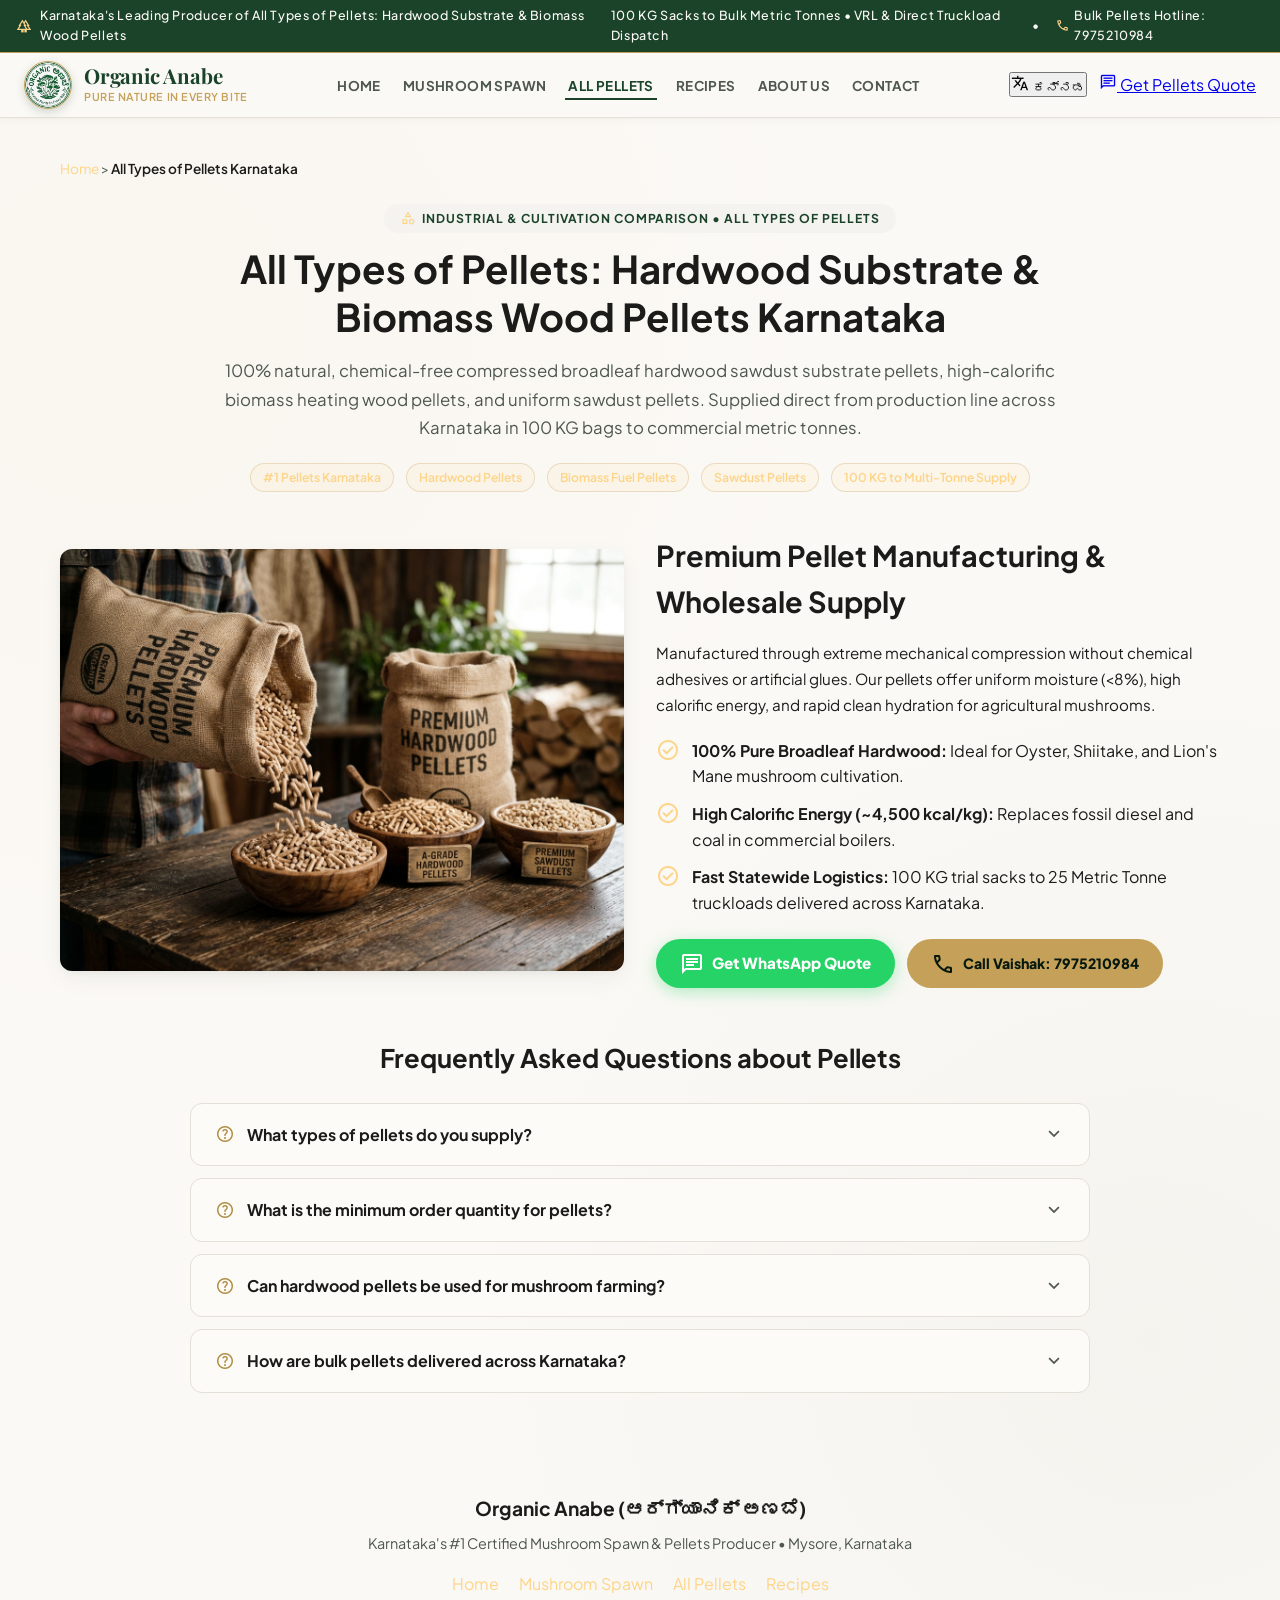
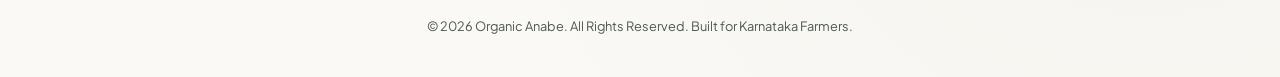
<file: pellets.html>
<!DOCTYPE html>
<html lang="en">
<head>
  <meta charset="utf-8" />
  <meta name="viewport" content="width=device-width, initial-scale=1.0" />
  <!-- Website Favicon & Browser Icons -->
  <link rel="icon" type="image/png" sizes="32x32" href="assets/favicon-32x32.png" />
  <link rel="icon" type="image/png" sizes="16x16" href="assets/favicon-16x16.png" />
  <link rel="apple-touch-icon" sizes="180x180" href="assets/apple-touch-icon.png" />
  <link rel="shortcut icon" href="favicon.ico" />
  <link rel="manifest" href="site.webmanifest" />

  <title>All Types of Pellets Karnataka: Hardwood Substrate & Biomass Wood Pellets | Organic Anabe</title>
  <meta name="description" content="Karnataka's leading direct manufacturer of all types of pellets: 100% pure broadleaf hardwood sawdust pellets for mushroom cultivation & high-calorific biomass fuel wood pellets for industrial boilers. Available in 100 KG bags to bulk tonnes across all Karnataka districts." />
  <meta name="keywords" content="pellets, hardwood pellets, mushroom pellets, biomass pellets, wood pellets, sawdust pellets karnataka, industrial boiler pellets, pellets mysore bangalore, biomass fuel pellets india, substrate pellets for oyster mushroom" />
  <meta name="robots" content="index, follow, max-image-preview:large" />

  <!-- Canonical and Language Alternates -->
  <link rel="canonical" href="https://organabe.in/pellets.html" />
  <link rel="alternate" hreflang="en" href="https://organabe.in/pellets.html" />
  <link rel="alternate" hreflang="kn" href="https://organabe.in/pellets.html?lang=kn" />
  <link rel="alternate" hreflang="x-default" href="https://organabe.in/pellets.html" />

  <!-- Local SEO & Geographic Meta Tags -->
  <meta name="geo.region" content="IN-KA" />
  <meta name="geo.placename" content="Mysore, Mandya, Bengaluru, Karnataka, India" />
  <meta name="geo.position" content="12.2958;76.6394" />
  <meta name="ICBM" content="12.2958, 76.6394" />

  <!-- Open Graph / Social Media -->
  <meta property="og:type" content="product" />
  <meta property="og:locale" content="en_IN" />
  <meta property="og:url" content="https://organabe.in/pellets.html" />
  <meta property="og:site_name" content="Organic Anabe (ಆರ್ಗ್ಯಾನಿಕ್ ಅಣಬೆ)" />
  <meta property="og:title" content="All Types of Pellets: Hardwood & Biomass Wood Pellets Karnataka | Organic Anabe" />
  <meta property="og:description" content="100% chemical-free broadleaf hardwood substrate pellets for mushroom cultivation and high-calorific biomass fuel wood pellets for industrial heating." />
  <meta property="og:image" content="https://organabe.in/assets/all_types_pellets.jpg" />

  <!-- Google Fonts & Icons -->
  <link rel="preconnect" href="https://fonts.googleapis.com" />
  <link rel="preconnect" href="https://fonts.gstatic.com" crossorigin />
  <link href="https://fonts.googleapis.com/css2?family=Noto+Sans+Kannada:wght@400;600;700;800&family=Playfair+Display:ital,wght@0,600;0,700;0,800;1,600&family=Plus+Jakarta+Sans:wght@400;500;600;700;800&display=swap" rel="stylesheet" />
  <link href="https://fonts.googleapis.com/css2?family=Material+Symbols+Outlined:opsz,wght,FILL,GRAD@24,500,0,0" rel="stylesheet" />

  <!-- Main Stylesheet -->
  <link rel="stylesheet" href="css/style.css" />

  <!-- Structured Data: BreadcrumbList Schema -->
  <script type="application/ld+json">
  {
    "@context": "https://schema.org",
    "@type": "BreadcrumbList",
    "itemListElement": [
      {
        "@type": "ListItem",
        "position": 1,
        "name": "Home",
        "item": "https://organabe.in/"
      },
      {
        "@type": "ListItem",
        "position": 2,
        "name": "All Types of Pellets",
        "item": "https://organabe.in/pellets.html"
      }
    ]
  }
  </script>

  <!-- Structured Data: Product Schema for Pellets with Full Merchant Compliance -->
  <script type="application/ld+json">
  {
    "@context": "https://schema.org",
    "@type": "Product",
    "name": "All Types of Pellets: Hardwood Sawdust & Biomass Pellets (ಪೆಲ್ಲೆಟ್‌ಗಳು)",
    "image": "https://organabe.in/assets/all_types_pellets.jpg",
    "description": "100% pure broadleaf hardwood substrate pellets for mushroom cultivation and high-calorific biomass fuel wood pellets for industrial boilers. Available in 100 KG bags to bulk tonnes across Karnataka.",
    "sku": "OA-PELLET-100KG",
    "brand": { "@type": "Brand", "name": "Organic Anabe" },
    "offers": {
      "@type": "Offer",
      "price": "18",
      "priceCurrency": "INR",
      "itemCondition": "https://schema.org/NewCondition",
      "availability": "https://schema.org/InStock",
      "priceValidUntil": "2027-12-31",
      "url": "https://organabe.in/pellets.html",
      "shippingDetails": {
        "@type": "OfferShippingDetails",
        "shippingRate": {
          "@type": "MonetaryAmount",
          "value": "0",
          "currency": "INR"
        },
        "shippingDestination": {
          "@type": "DefinedRegion",
          "addressCountry": "IN",
          "addressRegion": "Karnataka"
        },
        "deliveryTime": {
          "@type": "ShippingDeliveryTime",
          "handlingTime": {
            "@type": "QuantitativeValue",
            "minValue": 0,
            "maxValue": 1,
            "unitCode": "DAY"
          },
          "transitTime": {
            "@type": "QuantitativeValue",
            "minValue": 1,
            "maxValue": 3,
            "unitCode": "DAY"
          }
        }
      },
      "hasMerchantReturnPolicy": {
        "@type": "MerchantReturnPolicy",
        "applicableCountry": "IN",
        "returnPolicyCategory": "https://schema.org/MerchantReturnFiniteReturnWindow",
        "merchantReturnDays": 7,
        "returnMethod": "https://schema.org/ReturnByMail",
        "returnFees": "https://schema.org/FreeReturn"
      }
    },
    "review": {
      "@type": "Review",
      "reviewRating": {
        "@type": "Rating",
        "ratingValue": "5",
        "bestRating": "5"
      },
      "author": {
        "@type": "Person",
        "name": "Anand Hegde"
      }
    },
    "aggregateRating": {
      "@type": "AggregateRating",
      "ratingValue": "4.8",
      "reviewCount": "54"
    }
  }
  </script>

  <!-- Structured Data: FAQPage Schema -->
  <script type="application/ld+json">
  {
    "@context": "https://schema.org",
    "@type": "FAQPage",
    "mainEntity": [
      {
        "@type": "Question",
        "name": "What are all the types of pellets available at Organic Anabe?",
        "acceptedAnswer": {
          "@type": "Answer",
          "text": "Organic Anabe manufactures and distributes all types of pellets across Karnataka: 1) 100% natural Broadleaf Hardwood Sawdust Pellets (Oak, Beech) for gourmet mushroom cultivation substrates; 2) High-calorific Biomass Fuel Wood Pellets (~4,500 kcal/kg) for industrial boilers, furnaces, and heating; and 3) Screened Mixed Sawdust Pellets. Available in 100 KG bags, 500 KG jumbo bags, and commercial metric tonne truckloads."
        }
      },
      {
        "@type": "Question",
        "name": "Can hardwood pellets be used for mushroom cultivation?",
        "acceptedAnswer": {
          "@type": "Answer",
          "text": "Yes! 100% pure broadleaf hardwood sawdust pellets provide an optimal, chemical-free substrate for cultivating high-yield Oyster, Shiitake, and Milky mushrooms."
        }
      },
      {
        "@type": "Question",
        "name": "What is the minimum order quantity for pellets?",
        "acceptedAnswer": {
          "@type": "Answer",
          "text": "The minimum order quantity for hardwood pellets is 100 KG in heavy moisture-protected sacks, scaling up to commercial truckloads across Bengaluru, Mysuru, Mandya, Hassan, Belagavi, Mangaluru, and all 31 Karnataka districts."
        }
      }
    ]
  }
  </script>
</head>
<body data-lang="en">

  <!-- TOP ANNOUNCEMENT TICKER -->
  <div class="top-ticker">
    <div class="top-ticker-content">
      <div style="display: flex; align-items: center; gap: 8px;">
        <span class="material-symbols-outlined" style="font-size: 16px; color: var(--secondary-light);">forest</span>
        <span>Karnataka's Leading Producer of All Types of Pellets: Hardwood Substrate & Biomass Wood Pellets</span>
      </div>
      <div style="display: flex; align-items: center; gap: 16px;">
        <span class="hidden-mobile">100 KG Sacks to Bulk Metric Tonnes • VRL & Direct Truckload Dispatch</span>
        <span>•</span>
        <a href="tel:7975210984" style="color: inherit; text-decoration: none; display: flex; align-items: center; gap: 4px;">
          <span class="material-symbols-outlined" style="font-size: 15px; color: var(--secondary-light);">call</span>
          <span>Bulk Pellets Hotline: 7975210984</span>
        </a>
      </div>
    </div>
  </div>

  <!-- NAVIGATION HEADER -->
  <header class="site-header">
    <div class="nav-container">
      <a href="index.html" class="brand-link">
        <div class="brand-logo-wrap">
          <img src="assets/logo.png" alt="Organic Anabe Logo" />
        </div>
        <div class="brand-text">
          <span class="brand-title">Organic Anabe</span>
          <span class="brand-subtitle">Pure Nature in Every Bite</span>
        </div>
      </a>

      <nav class="nav-center-wrap">
        <ul class="nav-links">
          <li><a href="index.html">Home</a></li>
          <li><a href="spawn.html">Mushroom Spawn</a></li>
          <li><a href="pellets.html" class="active">All Pellets</a></li>
          <li><a href="recipes.html">Recipes</a></li>
          <li><a href="index.html#about">About Us</a></li>
          <li><a href="index.html#contact">Contact</a></li>
        </ul>
      </nav>

      <div class="nav-actions">
        <button type="button" class="lang-switch-btn" id="lang-toggle-btn" aria-label="Switch Language">
          <span class="material-symbols-outlined" style="font-size: 18px;">translate</span>
          <span>ಕನ್ನಡ</span>
        </button>
        <a href="https://api.whatsapp.com/send?phone=917975210984&text=Hello%20Vaishak!%20I%20need%20a%20bulk%20quote%20for%20Pellets%20(Hardwood%20Substrate%20/%20Biomass%20Fuel)." target="_blank" class="nav-order-pill">
          <span class="material-symbols-outlined" style="font-size: 18px;">chat</span>
          <span>Get Pellets Quote</span>
        </a>
      </div>
    </div>
  </header>

  <!-- MAIN PAGE CONTAINER -->
  <main style="max-width: 1200px; margin: 40px auto; padding: 0 20px;">

    <!-- Breadcrumb Display -->
    <nav aria-label="Breadcrumb" style="font-size: 0.85rem; color: var(--text-muted); margin-bottom: 24px;">
      <a href="index.html" style="color: var(--secondary-light); text-decoration: none;">Home</a> &gt; 
      <span style="color: var(--text-main); font-weight: 600;">All Types of Pellets Karnataka</span>
    </nav>

    <!-- Page Header & H1 -->
    <div style="text-align: center; max-width: 900px; margin: 0 auto 40px;">
      <div class="botanical-badge" style="margin-bottom: 12px;">
        <span class="material-symbols-outlined" style="font-size: 16px; color: var(--secondary-light);">category</span>
        <span>Industrial & Cultivation Comparison • All Types of Pellets</span>
      </div>
      <h1 style="font-family: var(--font-heading); font-size: 2.4rem; color: var(--text-main); line-height: 1.25; margin-bottom: 16px;">
        All Types of Pellets: Hardwood Substrate &amp; Biomass Wood Pellets Karnataka
      </h1>
      <p style="font-size: 1.05rem; line-height: 1.7; color: var(--text-muted);">
        100% natural, chemical-free compressed broadleaf hardwood sawdust substrate pellets, high-calorific biomass heating wood pellets, and uniform sawdust pellets. Supplied direct from production line across Karnataka in 100 KG bags to commercial metric tonnes.
      </p>
      <div style="display: flex; justify-content: center; gap: 12px; margin-top: 20px; flex-wrap: wrap;">
        <span class="seo-kw-tag">#1 Pellets Karnataka</span>
        <span class="seo-kw-tag">Hardwood Pellets</span>
        <span class="seo-kw-tag">Biomass Fuel Pellets</span>
        <span class="seo-kw-tag">Sawdust Pellets</span>
        <span class="seo-kw-tag">100 KG to Multi-Tonne Supply</span>
      </div>
    </div>

    <!-- Product Showcase Image & Perks -->
    <div style="display: grid; grid-template-columns: repeat(auto-fit, minmax(320px, 1fr)); gap: 32px; align-items: center; margin-bottom: 50px;">
      <div style="border-radius: var(--radius-lg); overflow: hidden; box-shadow: var(--shadow-md); border: 1px solid var(--border-color);">
        <img src="assets/all_types_pellets.jpg" alt="All Types of Pellets - Hardwood Sawdust Pellets and Biomass Wood Pellets Karnataka" style="width: 100%; height: auto; display: block;" />
      </div>
      <div>
        <h2 style="font-family: var(--font-heading); font-size: 1.8rem; color: var(--text-main); margin-bottom: 16px;">
          Premium Pellet Manufacturing &amp; Wholesale Supply
        </h2>
        <p style="font-size: 0.95rem; line-height: 1.7; color: var(--text-secondary); margin-bottom: 20px;">
          Manufactured through extreme mechanical compression without chemical adhesives or artificial glues. Our pellets offer uniform moisture (&lt;8%), high calorific energy, and rapid clean hydration for agricultural mushrooms.
        </p>
        <div style="display: flex; flex-direction: column; gap: 12px; margin-bottom: 24px;">
          <div style="display: flex; gap: 12px; align-items: flex-start;">
            <span class="material-symbols-outlined" style="color: var(--secondary-light); font-size: 24px;">check_circle</span>
            <div>
              <strong>100% Pure Broadleaf Hardwood:</strong> Ideal for Oyster, Shiitake, and Lion's Mane mushroom cultivation.
            </div>
          </div>
          <div style="display: flex; gap: 12px; align-items: flex-start;">
            <span class="material-symbols-outlined" style="color: var(--secondary-light); font-size: 24px;">check_circle</span>
            <div>
              <strong>High Calorific Energy (~4,500 kcal/kg):</strong> Replaces fossil diesel and coal in commercial boilers.
            </div>
          </div>
          <div style="display: flex; gap: 12px; align-items: flex-start;">
            <span class="material-symbols-outlined" style="color: var(--secondary-light); font-size: 24px;">check_circle</span>
            <div>
              <strong>Fast Statewide Logistics:</strong> 100 KG trial sacks to 25 Metric Tonne truckloads delivered across Karnataka.
            </div>
          </div>
        </div>
        <div style="display: flex; gap: 12px; flex-wrap: wrap;">
          <a href="https://api.whatsapp.com/send?phone=917975210984&text=Hello%20Vaishak!%20I%20need%20a%20quotation%20for%20Hardwood%20Pellets%20/%20Biomass%20Pellets." target="_blank" class="btn-pellet-wa-quote" style="text-decoration: none; padding: 12px 24px; border-radius: var(--radius-full); display: inline-flex; align-items: center; gap: 8px;">
            <span class="material-symbols-outlined">chat</span>
            <span>Get WhatsApp Quote</span>
          </a>
          <a href="tel:7975210984" class="btn-pellet-call-quote" style="text-decoration: none; padding: 12px 24px; border-radius: var(--radius-full); display: inline-flex; align-items: center; gap: 8px;">
            <span class="material-symbols-outlined">call</span>
            <span>Call Vaishak: 7975210984</span>
          </a>
        </div>
      </div>
    </div>


    <!-- Pellets FAQ Dropdown Accordion Section -->
    <div style="margin-bottom: 60px;">
      <h3 style="font-family: var(--font-heading); font-size: 1.6rem; color: var(--text-main); margin-bottom: 24px; text-align: center;">
        Frequently Asked Questions about Pellets
      </h3>
      <div class="faq-accordion-wrap" style="max-width: 900px; margin: 0 auto;">
        <details class="faq-accordion-item" name="pellet-faq">
          <summary class="faq-accordion-summary">
            <div class="faq-q-text">
              <span class="material-symbols-outlined">help</span>
              <span>What types of pellets do you supply?</span>
            </div>
            <span class="material-symbols-outlined faq-chevron">expand_more</span>
          </summary>
          <div class="faq-accordion-content">
            <p>We manufacture and distribute 100% pure broadleaf hardwood sawdust pellets for mushroom cultivation substrates, as well as high-calorific biomass fuel wood pellets (~4,500 kcal/kg) for industrial boilers, furnaces, and heating.</p>
          </div>
        </details>

        <details class="faq-accordion-item" name="pellet-faq">
          <summary class="faq-accordion-summary">
            <div class="faq-q-text">
              <span class="material-symbols-outlined">help</span>
              <span>What is the minimum order quantity for pellets?</span>
            </div>
            <span class="material-symbols-outlined faq-chevron">expand_more</span>
          </summary>
          <div class="faq-accordion-content">
            <p>Our minimum order quantity is <strong>100 KG</strong> in heavy moisture-protected sacks, scaling up to 500 KG jumbo bags and full commercial truckloads across Karnataka.</p>
          </div>
        </details>

        <details class="faq-accordion-item" name="pellet-faq">
          <summary class="faq-accordion-summary">
            <div class="faq-q-text">
              <span class="material-symbols-outlined">help</span>
              <span>Can hardwood pellets be used for mushroom farming?</span>
            </div>
            <span class="material-symbols-outlined faq-chevron">expand_more</span>
          </summary>
          <div class="faq-accordion-content">
            <p>Yes! Broadleaf hardwood pellets provide an optimal, contaminant-free substrate for cultivating Oyster, Shiitake, Lion's Mane, and Milky mushrooms.</p>
          </div>
        </details>

        <details class="faq-accordion-item" name="pellet-faq">
          <summary class="faq-accordion-summary">
            <div class="faq-q-text">
              <span class="material-symbols-outlined">help</span>
              <span>How are bulk pellets delivered across Karnataka?</span>
            </div>
            <span class="material-symbols-outlined faq-chevron">expand_more</span>
          </summary>
          <div class="faq-accordion-content">
            <p>Consignments (100 KG sacks) are dispatched via express transport, while commercial consignments and multi-tonne orders are delivered directly by dedicated truckloads across all 31 Karnataka districts.</p>
          </div>
        </details>
      </div>
    </div>
  </main>

  <!-- FOOTER -->
  <footer style="background: var(--bg-surface); padding: 40px 20px; border-top: 1px solid var(--border-color); text-align: center;">
    <div style="max-width: 900px; margin: 0 auto;">
      <h4 style="font-family: var(--font-heading); color: var(--text-main); font-size: 1.2rem; margin-bottom: 8px;">Organic Anabe (ಆರ್ಗ್ಯಾನಿಕ್ ಅಣಬೆ)</h4>
      <p style="color: var(--text-muted); font-size: 0.9rem; margin-bottom: 16px;">Karnataka's #1 Certified Mushroom Spawn &amp; Pellets Producer • Mysore, Karnataka</p>
      <div style="display: flex; justify-content: center; gap: 20px; flex-wrap: wrap; margin-bottom: 20px;">
        <a href="index.html" style="color: var(--secondary-light); text-decoration: none;">Home</a>
        <a href="spawn.html" style="color: var(--secondary-light); text-decoration: none;">Mushroom Spawn</a>
        <a href="pellets.html" style="color: var(--secondary-light); text-decoration: none;">All Pellets</a>
        <a href="recipes.html" style="color: var(--secondary-light); text-decoration: none;">Recipes</a>
      </div>
      <p style="font-size: 0.8rem; color: var(--text-muted);">© 2026 Organic Anabe. All Rights Reserved. Built for Karnataka Farmers.</p>
    </div>
  </footer>

</body>
</html>
</file>
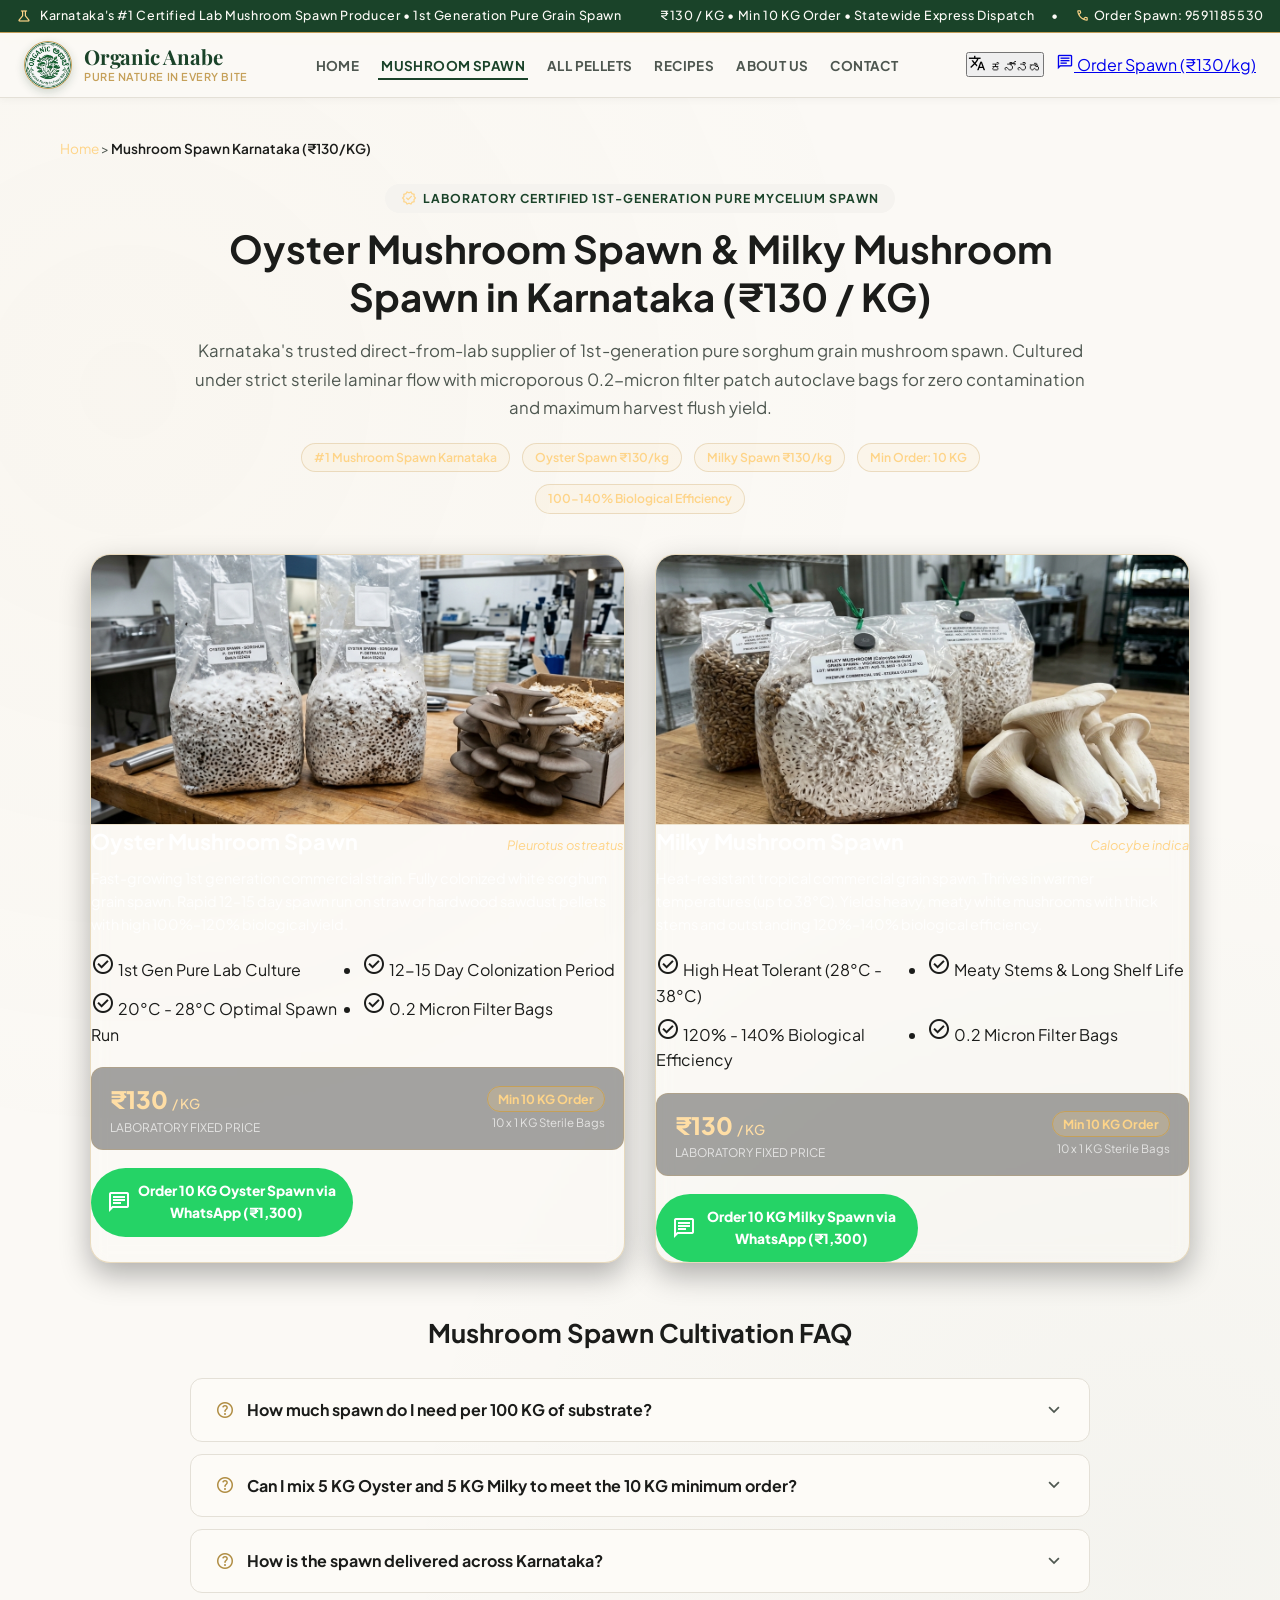
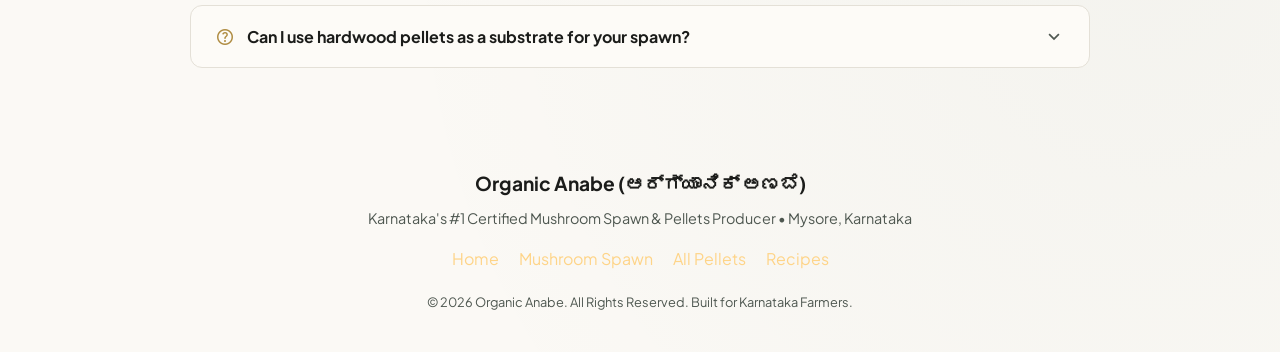
<file: spawn.html>
<!DOCTYPE html>
<html lang="en">
<head>
  <meta charset="utf-8" />
  <meta name="viewport" content="width=device-width, initial-scale=1.0" />
  <!-- Website Favicon & Browser Icons -->
  <link rel="icon" type="image/png" sizes="32x32" href="assets/favicon-32x32.png" />
  <link rel="icon" type="image/png" sizes="16x16" href="assets/favicon-16x16.png" />
  <link rel="apple-touch-icon" sizes="180x180" href="assets/apple-touch-icon.png" />
  <link rel="shortcut icon" href="favicon.ico" />
  <link rel="manifest" href="site.webmanifest" />

  <title>Mushroom Spawn Karnataka: Oyster & Milky Mushroom Spawn (₹130/KG, Min 10KG) | Organic Anabe</title>
  <meta name="description" content="Karnataka's #1 lab-certified Oyster Mushroom Spawn & Milky Mushroom Spawn at ₹130/KG (Min 10 KG). 1st-generation pure sorghum grain spawn in 0.2-micron filter bags. High yield (100-140% BE). Express delivery across Mysore, Bangalore, Mandya, and all Karnataka districts." />
  <meta name="keywords" content="spawn, mushroom spawn, oyster mushroom spawn, milky mushroom spawn, mushroom seeds karnataka, mushroom spawn price, spawn karnataka, oyster mushroom seeds mysore, buy milky mushroom spawn bangalore, pure grain spawn, pleurotus spawn, calocybe spawn" />
  <meta name="robots" content="index, follow, max-image-preview:large" />

  <!-- Canonical and Language Alternates -->
  <link rel="canonical" href="https://organabe.in/spawn.html" />
  <link rel="alternate" hreflang="en" href="https://organabe.in/spawn.html" />
  <link rel="alternate" hreflang="kn" href="https://organabe.in/spawn.html?lang=kn" />
  <link rel="alternate" hreflang="x-default" href="https://organabe.in/spawn.html" />

  <!-- Local SEO & Geographic Meta Tags -->
  <meta name="geo.region" content="IN-KA" />
  <meta name="geo.placename" content="Mysore, Mandya, Bengaluru, Karnataka, India" />
  <meta name="geo.position" content="12.2958;76.6394" />
  <meta name="ICBM" content="12.2958, 76.6394" />

  <!-- Open Graph / Social Media -->
  <meta property="og:type" content="product" />
  <meta property="og:locale" content="en_IN" />
  <meta property="og:url" content="https://organabe.in/spawn.html" />
  <meta property="og:site_name" content="Organic Anabe (ಆರ್ಗ್ಯಾನಿಕ್ ಅಣಬೆ)" />
  <meta property="og:title" content="Oyster & Milky Mushroom Spawn (₹130/KG, Min 10KG) | Organic Anabe Karnataka" />
  <meta property="og:description" content="1st-generation pure laboratory grain spawn for high-yield Oyster and Milky mushroom farming. Dispatched across all 31 districts of Karnataka." />
  <meta property="og:image" content="https://organabe.in/assets/oyster_spawn.jpg" />

  <!-- Google Fonts & Icons -->
  <link rel="preconnect" href="https://fonts.googleapis.com" />
  <link rel="preconnect" href="https://fonts.gstatic.com" crossorigin />
  <link href="https://fonts.googleapis.com/css2?family=Noto+Sans+Kannada:wght@400;600;700;800&family=Playfair+Display:ital,wght@0,600;0,700;0,800;1,600&family=Plus+Jakarta+Sans:wght@400;500;600;700;800&display=swap" rel="stylesheet" />
  <link href="https://fonts.googleapis.com/css2?family=Material+Symbols+Outlined:opsz,wght,FILL,GRAD@24,500,0,0" rel="stylesheet" />

  <!-- Main Stylesheet -->
  <link rel="stylesheet" href="css/style.css" />

  <!-- Structured Data: BreadcrumbList Schema -->
  <script type="application/ld+json">
  {
    "@context": "https://schema.org",
    "@type": "BreadcrumbList",
    "itemListElement": [
      {
        "@type": "ListItem",
        "position": 1,
        "name": "Home",
        "item": "https://organabe.in/"
      },
      {
        "@type": "ListItem",
        "position": 2,
        "name": "Mushroom Spawn (₹130/KG)",
        "item": "https://organabe.in/spawn.html"
      }
    ]
  }
  </script>

  <!-- Structured Data: Product Schemas with Full Google Merchant Compliance -->
  <script type="application/ld+json">
  [
    {
      "@context": "https://schema.org",
      "@type": "Product",
      "name": "Oyster Mushroom Spawn - Pleurotus ostreatus (ಸಿಂಪಿ ಅಣಬೆ ಬೀಜ)",
      "image": "https://organabe.in/assets/oyster_spawn.jpg",
      "description": "1st-generation lab-grade pure sorghum grain spawn for Oyster mushroom cultivation. 100-120% biological efficiency. ₹130 per KG, minimum order 10 KG.",
      "sku": "OA-SPAWN-OYS-10KG",
      "brand": { "@type": "Brand", "name": "Organic Anabe" },
      "offers": {
        "@type": "Offer",
        "price": "130",
        "priceCurrency": "INR",
        "itemCondition": "https://schema.org/NewCondition",
        "availability": "https://schema.org/InStock",
        "priceValidUntil": "2027-12-31",
        "url": "https://organabe.in/spawn.html",
        "eligibleQuantity": {
          "@type": "QuantitativeValue",
          "minValue": 10,
          "unitCode": "KGM"
        },
        "shippingDetails": {
          "@type": "OfferShippingDetails",
          "shippingRate": {
            "@type": "MonetaryAmount",
            "value": "0",
            "currency": "INR"
          },
          "shippingDestination": {
            "@type": "DefinedRegion",
            "addressCountry": "IN",
            "addressRegion": "Karnataka"
          },
          "deliveryTime": {
            "@type": "ShippingDeliveryTime",
            "handlingTime": {
              "@type": "QuantitativeValue",
              "minValue": 0,
              "maxValue": 1,
              "unitCode": "DAY"
            },
            "transitTime": {
              "@type": "QuantitativeValue",
              "minValue": 1,
              "maxValue": 3,
              "unitCode": "DAY"
            }
          }
        },
        "hasMerchantReturnPolicy": {
          "@type": "MerchantReturnPolicy",
          "applicableCountry": "IN",
          "returnPolicyCategory": "https://schema.org/MerchantReturnFiniteReturnWindow",
          "merchantReturnDays": 7,
          "returnMethod": "https://schema.org/ReturnByMail",
          "returnFees": "https://schema.org/FreeReturn"
        }
      },
      "review": {
        "@type": "Review",
        "reviewRating": {
          "@type": "Rating",
          "ratingValue": "5",
          "bestRating": "5"
        },
        "author": {
          "@type": "Person",
          "name": "Suresh Gowda"
        }
      },
      "aggregateRating": {
        "@type": "AggregateRating",
        "ratingValue": "4.9",
        "reviewCount": "48"
      }
    },
    {
      "@context": "https://schema.org",
      "@type": "Product",
      "name": "Milky Mushroom Spawn - Calocybe indica (ಹಾಲು ಅಣಬೆ ಬೀಜ)",
      "image": "https://organabe.in/assets/milky_spawn.jpg",
      "description": "High-temperature tolerant commercial pure grain spawn for Milky mushroom farming. 120-140% biological efficiency. ₹130 per KG, minimum order 10 KG.",
      "sku": "OA-SPAWN-MLK-10KG",
      "brand": { "@type": "Brand", "name": "Organic Anabe" },
      "offers": {
        "@type": "Offer",
        "price": "130",
        "priceCurrency": "INR",
        "itemCondition": "https://schema.org/NewCondition",
        "availability": "https://schema.org/InStock",
        "priceValidUntil": "2027-12-31",
        "url": "https://organabe.in/spawn.html",
        "eligibleQuantity": {
          "@type": "QuantitativeValue",
          "minValue": 10,
          "unitCode": "KGM"
        },
        "shippingDetails": {
          "@type": "OfferShippingDetails",
          "shippingRate": {
            "@type": "MonetaryAmount",
            "value": "0",
            "currency": "INR"
          },
          "shippingDestination": {
            "@type": "DefinedRegion",
            "addressCountry": "IN",
            "addressRegion": "Karnataka"
          },
          "deliveryTime": {
            "@type": "ShippingDeliveryTime",
            "handlingTime": {
              "@type": "QuantitativeValue",
              "minValue": 0,
              "maxValue": 1,
              "unitCode": "DAY"
            },
            "transitTime": {
              "@type": "QuantitativeValue",
              "minValue": 1,
              "maxValue": 3,
              "unitCode": "DAY"
            }
          }
        },
        "hasMerchantReturnPolicy": {
          "@type": "MerchantReturnPolicy",
          "applicableCountry": "IN",
          "returnPolicyCategory": "https://schema.org/MerchantReturnFiniteReturnWindow",
          "merchantReturnDays": 7,
          "returnMethod": "https://schema.org/ReturnByMail",
          "returnFees": "https://schema.org/FreeReturn"
        }
      },
      "review": {
        "@type": "Review",
        "reviewRating": {
          "@type": "Rating",
          "ratingValue": "5",
          "bestRating": "5"
        },
        "author": {
          "@type": "Person",
          "name": "Manjunath Patil"
        }
      },
      "aggregateRating": {
        "@type": "AggregateRating",
        "ratingValue": "4.9",
        "reviewCount": "41"
      }
    }
  ]
  </script>

  <!-- Structured Data: FAQPage Schema -->
  <script type="application/ld+json">
  {
    "@context": "https://schema.org",
    "@type": "FAQPage",
    "mainEntity": [
      {
        "@type": "Question",
        "name": "What is spawn in mushroom farming?",
        "acceptedAnswer": {
          "@type": "Answer",
          "text": "Spawn in mushroom farming is the pure mycelium carrier (usually sterilized cereal grains like sorghum, wheat, or millet) that serves as the biological 'seed' to inoculate bulk growing substrates. High-quality 1st-generation laboratory grain spawn guarantees rapid colonization, vigorous yield, and zero contamination. Organic Anabe supplies lab-grade Oyster and Milky mushroom spawn across Karnataka at ₹130/KG."
        }
      },
      {
        "@type": "Question",
        "name": "What is the price of oyster mushroom spawn and milky mushroom spawn in Karnataka?",
        "acceptedAnswer": {
          "@type": "Answer",
          "text": "Both Oyster Mushroom Spawn and Milky Mushroom Spawn are priced at ₹130 per KG directly from Organic Anabe. The minimum order quantity is 10 KG (total ₹1,300), which can be ordered as pure Oyster, pure Milky, or a 50:50 combo."
        }
      },
      {
        "@type": "Question",
        "name": "How to order mushroom spawn in Karnataka?",
        "acceptedAnswer": {
          "@type": "Answer",
          "text": "You can order directly online through Organic Anabe or via WhatsApp at 9591185530. We dispatch fresh spawn batches daily across all 31 Karnataka districts with express courier tracking."
        }
      }
    ]
  }
  </script>
</head>
<body data-lang="en">

  <!-- TOP ANNOUNCEMENT TICKER -->
  <div class="top-ticker">
    <div class="top-ticker-content">
      <div style="display: flex; align-items: center; gap: 8px;">
        <span class="material-symbols-outlined" style="font-size: 16px; color: var(--secondary-light);">science</span>
        <span>Karnataka's #1 Certified Lab Mushroom Spawn Producer • 1st Generation Pure Grain Spawn</span>
      </div>
      <div style="display: flex; align-items: center; gap: 16px;">
        <span class="hidden-mobile">₹130 / KG • Min 10 KG Order • Statewide Express Dispatch</span>
        <span>•</span>
        <a href="tel:9591185530" style="color: inherit; text-decoration: none; display: flex; align-items: center; gap: 4px;">
          <span class="material-symbols-outlined" style="font-size: 15px; color: var(--secondary-light);">call</span>
          <span>Order Spawn: 9591185530</span>
        </a>
      </div>
    </div>
  </div>

  <!-- NAVIGATION HEADER -->
  <header class="site-header">
    <div class="nav-container">
      <a href="index.html" class="brand-link">
        <div class="brand-logo-wrap">
          <img src="assets/logo.png" alt="Organic Anabe Logo" />
        </div>
        <div class="brand-text">
          <span class="brand-title">Organic Anabe</span>
          <span class="brand-subtitle">Pure Nature in Every Bite</span>
        </div>
      </a>

      <nav class="nav-center-wrap">
        <ul class="nav-links">
          <li><a href="index.html">Home</a></li>
          <li><a href="spawn.html" class="active">Mushroom Spawn</a></li>
          <li><a href="pellets.html">All Pellets</a></li>
          <li><a href="recipes.html">Recipes</a></li>
          <li><a href="index.html#about">About Us</a></li>
          <li><a href="index.html#contact">Contact</a></li>
        </ul>
      </nav>

      <div class="nav-actions">
        <button type="button" class="lang-switch-btn" id="lang-toggle-btn" aria-label="Switch Language">
          <span class="material-symbols-outlined" style="font-size: 18px;">translate</span>
          <span id="current-lang-text">ಕನ್ನಡ</span>
        </button>
        <a href="https://api.whatsapp.com/send?phone=919591185530&text=Hello%20Organic%20Anabe!%20I%20want%20to%20order%20Mushroom%20Spawn%20(10%20KG%20@%20%E2%82%B9130/KG)." target="_blank" class="nav-order-pill">
          <span class="material-symbols-outlined" style="font-size: 18px;">chat</span>
          <span>Order Spawn (₹130/kg)</span>
        </a>
      </div>
    </div>
  </header>

  <!-- MAIN PAGE CONTAINER -->
  <main style="max-width: 1200px; margin: 40px auto; padding: 0 20px;">

    <!-- Breadcrumb Display -->
    <nav aria-label="Breadcrumb" style="font-size: 0.85rem; color: var(--text-muted); margin-bottom: 24px;">
      <a href="index.html" style="color: var(--secondary-light); text-decoration: none;">Home</a> &gt; 
      <span style="color: var(--text-main); font-weight: 600;">Mushroom Spawn Karnataka (₹130/KG)</span>
    </nav>

    <!-- Page Header & H1 -->
    <div style="text-align: center; max-width: 900px; margin: 0 auto 40px;">
      <div class="botanical-badge" style="margin-bottom: 12px;">
        <span class="material-symbols-outlined" style="font-size: 16px; color: var(--secondary-light);">verified</span>
        <span>Laboratory Certified 1st-Generation Pure Mycelium Spawn</span>
      </div>
      <h1 style="font-family: var(--font-heading); font-size: 2.4rem; color: var(--text-main); line-height: 1.25; margin-bottom: 16px;">
        Oyster Mushroom Spawn &amp; Milky Mushroom Spawn in Karnataka <span>(₹130 / KG)</span>
      </h1>
      <p style="font-size: 1.05rem; line-height: 1.7; color: var(--text-muted);">
        Karnataka's trusted direct-from-lab supplier of 1st-generation pure sorghum grain mushroom spawn. Cultured under strict sterile laminar flow with microporous 0.2-micron filter patch autoclave bags for zero contamination and maximum harvest flush yield.
      </p>
      <div style="display: flex; justify-content: center; gap: 12px; margin-top: 20px; flex-wrap: wrap;">
        <span class="seo-kw-tag">#1 Mushroom Spawn Karnataka</span>
        <span class="seo-kw-tag">Oyster Spawn ₹130/kg</span>
        <span class="seo-kw-tag">Milky Spawn ₹130/kg</span>
        <span class="seo-kw-tag">Min Order: 10 KG</span>
        <span class="seo-kw-tag">100-140% Biological Efficiency</span>
      </div>
    </div>

    <!-- Dual Spawn Showcase Grid -->
    <div class="spawn-dual-grid" style="margin-bottom: 50px;">
      <!-- Oyster Spawn Card -->
      <div class="spawn-card">
        <div class="spawn-img-wrap">
          <img src="assets/oyster_spawn.jpg" alt="Lab Grade Oyster Mushroom Spawn Pleurotus ostreatus Karnataka" />
          <div class="spawn-badge-pill">Oyster Spawn • ಸಿಂಪಿ ಅಣಬೆ ಬೀಜ</div>
        </div>
        <div class="spawn-card-body">
          <div style="display: flex; justify-content: space-between; align-items: baseline; margin-bottom: 8px;">
            <h2 style="font-family: var(--font-heading); font-size: 1.35rem; color: #ffffff;">Oyster Mushroom Spawn</h2>
            <span style="font-size: 0.8rem; color: var(--secondary-light); font-style: italic;">Pleurotus ostreatus</span>
          </div>
          <p style="font-size: 0.9rem; line-height: 1.6; color: rgba(255, 255, 255, 0.85); margin-bottom: 16px;">
            Fast-growing 1st generation commercial strain. Fully colonized white sorghum grain spawn. Rapid 12–15 day spawn run on straw or hardwood sawdust pellets with high 100%–120% biological yield.
          </p>
          <ul class="spawn-specs-list" style="margin-bottom: 20px;">
            <li><span class="material-symbols-outlined">check_circle</span> 1st Gen Pure Lab Culture</li>
            <li><span class="material-symbols-outlined">check_circle</span> 12-15 Day Colonization Period</li>
            <li><span class="material-symbols-outlined">check_circle</span> 20°C - 28°C Optimal Spawn Run</li>
            <li><span class="material-symbols-outlined">check_circle</span> 0.2 Micron Filter Bags</li>
          </ul>
          <div class="spawn-price-row">
            <div>
              <div class="spawn-price-rate">₹130 <span style="font-size: 0.85rem; font-weight: 500;">/ KG</span></div>
              <div class="spawn-price-sub">Laboratory Fixed Price</div>
            </div>
            <div style="text-align: right;">
              <span style="background: rgba(254, 212, 136, 0.2); border: 1px solid var(--secondary); color: var(--secondary-light); font-size: 0.78rem; font-weight: 700; padding: 4px 10px; border-radius: var(--radius-full);">Min 10 KG Order</span>
              <div style="font-size: 0.72rem; color: rgba(255,255,255,0.7); margin-top: 4px;">10 x 1 KG Sterile Bags</div>
            </div>
          </div>
          <div class="spawn-card-actions">
            <a href="https://api.whatsapp.com/send?phone=919591185530&text=Hello%20Organic%20Anabe!%20I%20would%20like%20to%20order%20Oyster%20Mushroom%20Spawn%20(10%20KG%20@%20%E2%82%B9130/KG%20=%20%E2%82%B91,300).%20Please%20confirm%20dispatch." target="_blank" class="btn-spawn-wa" style="width: 100%; text-align: center; justify-content: center;">
              <span class="material-symbols-outlined">chat</span>
              <span>Order 10 KG Oyster Spawn via WhatsApp (₹1,300)</span>
            </a>
          </div>
        </div>
      </div>

      <!-- Milky Spawn Card -->
      <div class="spawn-card">
        <div class="spawn-img-wrap">
          <img src="assets/milky_spawn.jpg" alt="Pure White Milky Mushroom Spawn Calocybe indica Karnataka" />
          <div class="spawn-badge-pill">Milky Spawn • ಹಾಲು ಅಣಬೆ ಬೀಜ</div>
        </div>
        <div class="spawn-card-body">
          <div style="display: flex; justify-content: space-between; align-items: baseline; margin-bottom: 8px;">
            <h2 style="font-family: var(--font-heading); font-size: 1.35rem; color: #ffffff;">Milky Mushroom Spawn</h2>
            <span style="font-size: 0.8rem; color: var(--secondary-light); font-style: italic;">Calocybe indica</span>
          </div>
          <p style="font-size: 0.9rem; line-height: 1.6; color: rgba(255, 255, 255, 0.85); margin-bottom: 16px;">
            Heat-resistant tropical commercial grain spawn. Thrives in warmer temperatures (up to 38°C). Yields heavy, meaty white mushrooms with thick stems and outstanding 120%–140% biological efficiency.
          </p>
          <ul class="spawn-specs-list" style="margin-bottom: 20px;">
            <li><span class="material-symbols-outlined">check_circle</span> High Heat Tolerant (28°C - 38°C)</li>
            <li><span class="material-symbols-outlined">check_circle</span> Meaty Stems & Long Shelf Life</li>
            <li><span class="material-symbols-outlined">check_circle</span> 120% - 140% Biological Efficiency</li>
            <li><span class="material-symbols-outlined">check_circle</span> 0.2 Micron Filter Bags</li>
          </ul>
          <div class="spawn-price-row">
            <div>
              <div class="spawn-price-rate">₹130 <span style="font-size: 0.85rem; font-weight: 500;">/ KG</span></div>
              <div class="spawn-price-sub">Laboratory Fixed Price</div>
            </div>
            <div style="text-align: right;">
              <span style="background: rgba(254, 212, 136, 0.2); border: 1px solid var(--secondary); color: var(--secondary-light); font-size: 0.78rem; font-weight: 700; padding: 4px 10px; border-radius: var(--radius-full);">Min 10 KG Order</span>
              <div style="font-size: 0.72rem; color: rgba(255,255,255,0.7); margin-top: 4px;">10 x 1 KG Sterile Bags</div>
            </div>
          </div>
          <div class="spawn-card-actions">
            <a href="https://api.whatsapp.com/send?phone=919591185530&text=Hello%20Organic%20Anabe!%20I%20would%20like%20to%20order%20Milky%20Mushroom%20Spawn%20(10%20KG%20@%20%E2%82%B9130/KG%20=%20%E2%82%B91,300).%20Please%20confirm%20dispatch." target="_blank" class="btn-spawn-wa" style="width: 100%; text-align: center; justify-content: center;">
              <span class="material-symbols-outlined">chat</span>
              <span>Order 10 KG Milky Spawn via WhatsApp (₹1,300)</span>
            </a>
          </div>
        </div>
      </div>
    </div>


    <!-- Comprehensive FAQ Dropdown Accordion Section -->
    <div style="margin-bottom: 60px;">
      <h3 style="font-family: var(--font-heading); font-size: 1.6rem; color: var(--text-main); margin-bottom: 24px; text-align: center;">
        Mushroom Spawn Cultivation FAQ
      </h3>
      <div class="faq-accordion-wrap" style="max-width: 900px; margin: 0 auto;">
        <details class="faq-accordion-item" name="spawn-faq">
          <summary class="faq-accordion-summary">
            <div class="faq-q-text">
              <span class="material-symbols-outlined">help</span>
              <span>How much spawn do I need per 100 KG of substrate?</span>
            </div>
            <span class="material-symbols-outlined faq-chevron">expand_more</span>
          </summary>
          <div class="faq-accordion-content">
            <p>Commercial spawning rate is 3% to 5% of wet substrate weight. For 100 KG of wet pasteurized straw or hydrated hardwood pellets (approx. 35 KG dry material), you require <strong>3 to 5 KG of mushroom spawn</strong>. Our 10 KG minimum order supports 200–300 KG of wet substrate, generating ~100–140 KG of fresh harvest.</p>
          </div>
        </details>

        <details class="faq-accordion-item" name="spawn-faq">
          <summary class="faq-accordion-summary">
            <div class="faq-q-text">
              <span class="material-symbols-outlined">help</span>
              <span>Can I mix 5 KG Oyster and 5 KG Milky to meet the 10 KG minimum order?</span>
            </div>
            <span class="material-symbols-outlined faq-chevron">expand_more</span>
          </summary>
          <div class="faq-accordion-content">
            <p>Yes! We offer a custom 50:50 combo split (5 x 1 KG Oyster + 5 x 1 KG Milky) for ₹1,300 total. Simply mention this when ordering on WhatsApp (9591185530).</p>
          </div>
        </details>

        <details class="faq-accordion-item" name="spawn-faq">
          <summary class="faq-accordion-summary">
            <div class="faq-q-text">
              <span class="material-symbols-outlined">help</span>
              <span>How is the spawn delivered across Karnataka?</span>
            </div>
            <span class="material-symbols-outlined faq-chevron">expand_more</span>
          </summary>
          <div class="faq-accordion-content">
            <p>We dispatch daily via express courier and VRL transport in thermal-safe cardboard cartons. Deliveries arrive in 24–48 hours across Bangalore, Mysore, Mandya, Hassan, Shivamogga, Belgaum, and all 31 districts.</p>
          </div>
        </details>

        <details class="faq-accordion-item" name="spawn-faq">
          <summary class="faq-accordion-summary">
            <div class="faq-q-text">
              <span class="material-symbols-outlined">help</span>
              <span>Can I use hardwood pellets as a substrate for your spawn?</span>
            </div>
            <span class="material-symbols-outlined faq-chevron">expand_more</span>
          </summary>
          <div class="faq-accordion-content">
            <p>Yes! Broadleaf hardwood pellets are ideal for Oyster mushrooms. We supply pure hardwood sawdust pellets alongside our spawn for a complete growing package. See our <a href="pellets.html" style="color: var(--secondary-light); font-weight: 600;">Pellets Page</a> for details.</p>
          </div>
        </details>
      </div>
    </div>

  </main>

  <!-- FOOTER -->
  <footer style="background: var(--bg-surface); padding: 40px 20px; border-top: 1px solid var(--border-color); text-align: center;">
    <div style="max-width: 900px; margin: 0 auto;">
      <h4 style="font-family: var(--font-heading); color: var(--text-main); font-size: 1.2rem; margin-bottom: 8px;">Organic Anabe (ಆರ್ಗ್ಯಾನಿಕ್ ಅಣಬೆ)</h4>
      <p style="color: var(--text-muted); font-size: 0.9rem; margin-bottom: 16px;">Karnataka's #1 Certified Mushroom Spawn &amp; Pellets Producer • Mysore, Karnataka</p>
      <div style="display: flex; justify-content: center; gap: 20px; flex-wrap: wrap; margin-bottom: 20px;">
        <a href="index.html" style="color: var(--secondary-light); text-decoration: none;">Home</a>
        <a href="spawn.html" style="color: var(--secondary-light); text-decoration: none;">Mushroom Spawn</a>
        <a href="pellets.html" style="color: var(--secondary-light); text-decoration: none;">All Pellets</a>
        <a href="recipes.html" style="color: var(--secondary-light); text-decoration: none;">Recipes</a>
      </div>
      <p style="font-size: 0.8rem; color: var(--text-muted);">© 2026 Organic Anabe. All Rights Reserved. Built for Karnataka Farmers.</p>
    </div>
  </footer>

</body>
</html>
</file>
<file: css/style.css>
/* ==========================================================================
   ORGANIC ANABE (ಆರ್ಗ್ಯಾನಿಕ್ ಅಣಬೆ) - BOTANICAL HERITAGE DESIGN SYSTEM
   ========================================================================== */

:root {
  --primary: #1a4329;
  --primary-hover: #0d2818;
  --primary-light: #264f34;
  --primary-faint: rgba(26, 67, 41, 0.08);

  --secondary: #c5a059;
  --secondary-hover: #b08d43;
  --secondary-light: #fed488;
  --secondary-dim: #e9c176;
  --secondary-fixed: #ffdea5;

  --tertiary: #0d2818;
  --tertiary-dark: #07190e;

  --bg-parchment: #fbf9f5;
  --surface-lowest: #ffffff;
  --surface-low: #f5f3ef;
  --surface-card: #fdfbf7;
  --surface-alt: #f4efe6;
  --surface-border: #e4e0d7;

  --text-main: #1b1c1a;
  --text-muted: #4e5750;
  --text-gold: #8c6d3b;
  --text-inverse: #fdfbf7;

  --font-serif: 'Playfair Display', Georgia, serif;
  --font-sans: 'Plus Jakarta Sans', -apple-system, BlinkMacSystemFont, sans-serif;
  --font-kannada: 'Noto Sans Kannada', 'Plus Jakarta Sans', sans-serif;

  --shadow-sm: 0 2px 8px rgba(13, 40, 24, 0.04);
  --shadow-md: 0 8px 24px -4px rgba(13, 40, 24, 0.08), 0 2px 6px -1px rgba(13, 40, 24, 0.04);
  --shadow-lg: 0 16px 36px -6px rgba(13, 40, 24, 0.12), 0 4px 12px -2px rgba(13, 40, 24, 0.06);
  --shadow-glow: 0 0 25px rgba(197, 160, 89, 0.35);

  --radius-sm: 4px;
  --radius-md: 8px;
  --radius-lg: 12px;
  --radius-xl: 20px;
  --radius-full: 9999px;

  --transition-fast: 0.2s cubic-bezier(0.4, 0, 0.2, 1);
  --transition-smooth: 0.35s cubic-bezier(0.16, 1, 0.3, 1);
}

/* Base Resets */
*,
*::before,
*::after {
  box-sizing: border-box;
  margin: 0;
  padding: 0;
}

html {
  scroll-behavior: smooth;
  font-size: 16px;
  background-color: var(--bg-parchment);
  overflow-x: hidden !important;
  width: 100% !important;
  max-width: 100vw !important;
  -webkit-text-size-adjust: 100%;
}

body {
  font-family: var(--font-sans);
  color: var(--text-main);
  background-color: var(--bg-parchment);
  line-height: 1.6;
  -webkit-font-smoothing: antialiased;
  -moz-osx-font-smoothing: grayscale;
  overflow-x: hidden !important;
  width: 100% !important;
  max-width: 100vw !important;
  position: relative;
  background-image:
    radial-gradient(circle at 10% 20%, rgba(197, 160, 89, 0.03) 0%, transparent 40%),
    radial-gradient(circle at 90% 80%, rgba(26, 67, 41, 0.03) 0%, transparent 40%);
}

/* Kannada typography override when Kannada is active */
body[data-lang="kn"] {
  font-family: var(--font-kannada);
}

body[data-lang="kn"] .font-serif,
body[data-lang="kn"] h1,
body[data-lang="kn"] h2,
body[data-lang="kn"] h3 {
  font-family: var(--font-kannada);
  letter-spacing: normal;
}

/* Botanical double border utility */
.botanical-frame {
  position: relative;
  border: 2px solid var(--primary);
  background: var(--surface-card);
  box-shadow: var(--shadow-md);
}

.botanical-frame::after {
  content: "";
  position: absolute;
  top: 4px;
  left: 4px;
  right: 4px;
  bottom: 4px;
  border: 1px solid var(--secondary);
  pointer-events: none;
  opacity: 0.65;
  border-radius: inherit;
}

/* Flourish corners */
.corner-flourish {
  position: absolute;
  width: 22px;
  height: 22px;
  pointer-events: none;
  border-color: var(--secondary);
  opacity: 0.75;
}

.corner-tl {
  top: 8px;
  left: 8px;
  border-top: 2px solid;
  border-left: 2px solid;
}

.corner-tr {
  top: 8px;
  right: 8px;
  border-top: 2px solid;
  border-right: 2px solid;
}

.corner-bl {
  bottom: 8px;
  left: 8px;
  border-bottom: 2px solid;
  border-left: 2px solid;
}

.corner-br {
  bottom: 8px;
  right: 8px;
  border-bottom: 2px solid;
  border-right: 2px solid;
}

/* Top Announcement Ticker */
.top-ticker {
  background: var(--primary);
  color: var(--text-inverse);
  padding: 6px 16px;
  font-size: 0.78rem;
  letter-spacing: 0.05em;
  font-weight: 500;
  border-bottom: 1px solid var(--secondary);
}

.top-ticker-content {
  max-width: 1280px;
  margin: 0 auto;
  display: flex;
  justify-content: space-between;
  align-items: center;
}

/* Main Navigation */
.site-header {
  position: sticky;
  top: 0;
  z-index: 100;
  background: rgba(251, 249, 245, 0.94);
  backdrop-filter: blur(10px);
  -webkit-backdrop-filter: blur(10px);
  border-bottom: 1px solid var(--surface-border);
  box-shadow: var(--shadow-sm);
  transition: all var(--transition-fast);
}

.nav-container {
  max-width: 1360px;
  margin: 0 auto;
  padding: 8px 24px;
  display: flex;
  align-items: center;
  justify-content: space-between;
  gap: 16px;
}

.brand-link {
  display: flex;
  align-items: center;
  gap: 12px;
  text-decoration: none;
  color: inherit;
  flex-shrink: 0;
}

.brand-logo-wrap {
  width: 48px;
  height: 48px;
  border-radius: var(--radius-full);
  overflow: hidden;
  box-shadow: 0 3px 10px rgba(26, 67, 41, 0.2);
  border: 1.5px solid var(--secondary);
  background: #ffffff;
  display: flex;
  align-items: center;
  justify-content: center;
  transition: transform var(--transition-fast);
  flex-shrink: 0;
}

.brand-link:hover .brand-logo-wrap {
  transform: rotate(3deg) scale(1.04);
}

.brand-logo-wrap img {
  width: 100%;
  height: 100%;
  object-fit: cover;
}

.brand-text {
  display: flex;
  flex-direction: column;
}

.brand-title {
  font-family: var(--font-serif);
  font-size: 1.28rem;
  font-weight: 700;
  color: var(--primary);
  line-height: 1.15;
  letter-spacing: -0.01em;
  white-space: nowrap;
}

.brand-subtitle {
  font-size: 0.68rem;
  font-weight: 600;
  color: var(--secondary);
  letter-spacing: 0.05em;
  text-transform: uppercase;
  white-space: nowrap;
}

.nav-center-wrap {
  display: flex;
  align-items: center;
  justify-content: center;
  flex: 1;
}

.nav-links {
  display: flex;
  align-items: center;
  justify-content: center;
  gap: 16px;
  list-style: none;
  margin: 0;
  padding: 0;
  white-space: nowrap;
}

.nav-links a {
  font-size: 0.84rem;
  font-weight: 700;
  text-transform: uppercase;
  letter-spacing: 0.03em;
  color: var(--text-muted);
  text-decoration: none;
  padding: 6px 3px;
  position: relative;
  white-space: nowrap;
  transition: color var(--transition-fast);
}

.nav-links a::after {
  content: "";
  position: absolute;
  bottom: 0;
  left: 0;
  width: 0%;
  height: 2px;
  background: var(--primary);
  transition: width var(--transition-fast);
}

.nav-links a:hover,
.nav-links a.active {
  color: var(--primary);
}

.nav-links a:hover::after,
.nav-links a.active::after {
  width: 100%;
}

.nav-actions {
  display: flex;
  align-items: center;
  gap: 12px;
}

/* Language Switcher Pill */
.lang-switch {
  display: flex;
  align-items: center;
  background: var(--surface-low);
  border: 1.5px solid var(--secondary);
  border-radius: var(--radius-full);
  padding: 3px;
  cursor: pointer;
  box-shadow: inset 0 1px 3px rgba(0, 0, 0, 0.05);
}

.lang-btn {
  padding: 4px 10px;
  border-radius: var(--radius-full);
  font-size: 0.75rem;
  font-weight: 700;
  border: none;
  background: transparent;
  cursor: pointer;
  color: var(--text-muted);
  transition: all var(--transition-fast);
}

.lang-btn.active {
  background: var(--primary);
  color: var(--text-inverse);
  box-shadow: 0 2px 6px rgba(26, 67, 41, 0.25);
}

/* WhatsApp Order Button */
.btn-order-primary {
  display: inline-flex;
  align-items: center;
  gap: 8px;
  background: var(--primary);
  color: var(--text-inverse);
  padding: 8px 18px;
  border-radius: var(--radius-full);
  font-size: 0.82rem;
  font-weight: 700;
  text-transform: uppercase;
  letter-spacing: 0.05em;
  text-decoration: none;
  border: 1px solid var(--secondary);
  box-shadow: 0 4px 12px rgba(26, 67, 41, 0.2);
  transition: all var(--transition-fast);
}

.btn-order-primary:hover {
  background: var(--tertiary);
  transform: translateY(-2px);
  box-shadow: 0 6px 18px rgba(26, 67, 41, 0.3);
}

.btn-order-price {
  background: var(--secondary);
  color: var(--tertiary-dark);
  padding: 2px 7px;
  border-radius: var(--radius-full);
  font-size: 0.7rem;
  font-weight: 800;
}

/* Mobile Menu Toggle */
.mobile-menu-btn {
  display: none;
  background: transparent;
  border: none;
  font-size: 1.5rem;
  color: var(--primary);
  cursor: pointer;
}

/* 3D HERO SECTION */
.hero-section {
  padding: 30px 24px 60px;
  max-width: 1280px;
  margin: 0 auto;
}

.hero-header {
  text-align: center;
  margin-bottom: 28px;
}

.botanical-badge {
  display: inline-flex;
  align-items: center;
  gap: 6px;
  background: var(--surface-low);
  border: 1px solid var(--border-gold);
  padding: 5px 16px;
  border-radius: var(--radius-full);
  font-size: 0.76rem;
  font-weight: 700;
  text-transform: uppercase;
  letter-spacing: 0.08em;
  color: var(--primary);
  margin-bottom: 12px;
}

.hero-title {
  font-family: var(--font-serif);
  font-size: clamp(2rem, 4.2vw, 3.4rem);
  font-weight: 700;
  color: var(--primary);
  line-height: 1.15;
  letter-spacing: -0.01em;
  max-width: 960px;
  margin: 0 auto 10px;
}

.hero-subtitle-wrap {
  display: flex;
  align-items: center;
  justify-content: center;
  gap: 12px;
}

.flourish-line {
  width: 40px;
  height: 1px;
  background: var(--secondary);
}

.hero-subtitle {
  font-size: 1.15rem;
  color: var(--secondary);
  font-weight: 600;
  font-style: italic;
}

/* 3D Grid Layout */
.hero-grid {
  display: grid;
  grid-template-columns: 280px 1fr 310px;
  gap: 24px;
  align-items: center;
}

/* Left & Right Side Specs */
.hero-feature-card {
  background: var(--surface-card);
  border: 1px solid var(--surface-border);
  border-radius: var(--radius-lg);
  padding: 18px 20px;
  margin-bottom: 16px;
  box-shadow: var(--shadow-sm);
  transition: all var(--transition-fast);
}

.hero-feature-card:hover {
  transform: translateY(-2px);
  box-shadow: var(--shadow-md);
  border-color: var(--secondary);
}

.feature-header {
  display: flex;
  align-items: center;
  gap: 8px;
  font-family: var(--font-serif);
  font-size: 1rem;
  font-weight: 700;
  color: var(--primary);
  margin-bottom: 6px;
}

.feature-desc {
  font-size: 0.84rem;
  color: var(--text-muted);
  line-height: 1.45;
}

.feature-pill {
  display: inline-block;
  margin-top: 8px;
  font-size: 0.72rem;
  font-weight: 700;
  color: var(--secondary-hover);
  letter-spacing: 0.03em;
}

/* 3D Canvas Stage */
.stage-card {
  position: relative;
  background: radial-gradient(circle at 50% 40%, #ffffff 0%, #f4efe6 100%);
  border: 1.5px solid var(--secondary);
  border-radius: var(--radius-xl);
  overflow: hidden;
  box-shadow: var(--shadow-lg);
  display: flex;
  flex-direction: column;
  align-items: center;
  min-height: 520px;
}

.stage-glow {
  position: absolute;
  top: 15%;
  width: 280px;
  height: 280px;
  background: var(--secondary-light);
  border-radius: 50%;
  filter: blur(70px);
  opacity: 0.25;
  pointer-events: none;
}

.stage-controls {
  position: relative;
  z-index: 10;
  display: flex;
  gap: 8px;
  padding: 12px;
  background: rgba(255, 255, 255, 0.7);
  backdrop-filter: blur(8px);
  border-radius: var(--radius-full);
  margin-top: 12px;
  border: 1px solid var(--surface-border);
}

.specimen-btn {
  padding: 6px 16px;
  border-radius: var(--radius-full);
  font-size: 0.74rem;
  font-weight: 700;
  text-transform: uppercase;
  letter-spacing: 0.05em;
  border: none;
  background: transparent;
  cursor: pointer;
  color: var(--text-muted);
  transition: all var(--transition-fast);
}

.specimen-btn.active {
  background: var(--primary);
  color: var(--text-inverse);
  box-shadow: 0 2px 6px rgba(26, 67, 41, 0.25);
}

#mushroom-canvas-container {
  width: 100%;
  height: 400px;
  position: relative;
  cursor: grab;
}

#mushroom-canvas-container:active {
  cursor: grabbing;
}

.stage-badge-left,
.stage-badge-right {
  position: absolute;
  top: 14px;
  z-index: 5;
  background: rgba(255, 255, 255, 0.94);
  backdrop-filter: blur(6px);
  padding: 6px 14px;
  border-radius: var(--radius-full);
  font-size: 0.72rem;
  font-weight: 700;
  box-shadow: var(--shadow-sm);
  display: flex;
  align-items: center;
  gap: 6px;
  border: 1px solid rgba(197, 160, 89, 0.3);
}

.stage-badge-left {
  left: 14px;
  color: var(--primary);
}

.stage-badge-right {
  right: 14px;
  background: var(--primary);
  color: var(--text-inverse);
  border-color: var(--secondary);
}

.pulse-dot {
  width: 8px;
  height: 8px;
  border-radius: 50%;
  background: var(--primary);
  animation: pulse-ring 1.8s infinite;
}

@keyframes pulse-ring {
  0% {
    transform: scale(0.9);
    opacity: 1;
  }

  50% {
    transform: scale(1.4);
    opacity: 0.5;
  }

  100% {
    transform: scale(0.9);
    opacity: 1;
  }
}

.stage-caption {
  width: 100%;
  padding: 10px 16px;
  background: rgba(255, 255, 255, 0.85);
  border-top: 1px solid var(--surface-border);
  text-align: center;
  z-index: 5;
}

.stage-caption-title {
  font-family: var(--font-serif);
  font-weight: 700;
  font-size: 0.96rem;
  color: var(--primary);
}

.stage-caption-sub {
  font-size: 0.78rem;
  color: var(--text-muted);
}

/* Quick Order Card (Right Column) */
.quick-order-card {
  background: linear-gradient(145deg, #1a4329 0%, #0d2818 100%);
  color: var(--text-inverse);
  border-radius: var(--radius-xl);
  padding: 24px 20px;
  border: 1.5px solid var(--secondary);
  box-shadow: var(--shadow-lg);
  position: relative;
  overflow: hidden;
}

.quick-order-title {
  font-family: var(--font-serif);
  font-size: 1.25rem;
  font-weight: 700;
  line-height: 1.25;
  margin-bottom: 6px;
}

.quick-order-desc {
  font-size: 0.82rem;
  color: var(--secondary-light);
  margin-bottom: 18px;
}

.price-box {
  background: rgba(255, 255, 255, 0.08);
  border: 1px solid rgba(197, 160, 89, 0.3);
  border-radius: var(--radius-md);
  padding: 12px 16px;
  display: flex;
  justify-content: space-between;
  align-items: center;
  margin-bottom: 16px;
}

.mrp-strike {
  font-size: 0.95rem;
  text-decoration: line-through;
  color: rgba(255, 255, 255, 0.6);
}

.offer-price {
  font-size: 1.5rem;
  font-weight: 800;
  color: var(--secondary-fixed);
}

.qty-control {
  display: flex;
  align-items: center;
  justify-content: space-between;
  background: rgba(0, 0, 0, 0.25);
  border-radius: var(--radius-md);
  padding: 6px 12px;
  margin-bottom: 18px;
}

.qty-btn {
  width: 32px;
  height: 32px;
  border-radius: var(--radius-sm);
  background: var(--primary);
  color: var(--text-inverse);
  border: 1px solid var(--secondary);
  font-size: 1.2rem;
  font-weight: bold;
  cursor: pointer;
  transition: all var(--transition-fast);
}

.qty-btn:hover {
  background: var(--secondary);
  color: var(--tertiary-dark);
}

.qty-number {
  font-size: 1.15rem;
  font-weight: 800;
  color: var(--secondary-fixed);
  min-width: 30px;
  text-align: center;
}

.btn-whatsapp-order {
  display: flex;
  align-items: center;
  justify-content: center;
  gap: 8px;
  width: 100%;
  padding: 12px;
  border-radius: var(--radius-full);
  background: var(--secondary-fixed);
  color: var(--tertiary-dark);
  font-weight: 800;
  font-size: 0.88rem;
  text-transform: uppercase;
  letter-spacing: 0.05em;
  text-decoration: none;
  box-shadow: 0 4px 14px rgba(0, 0, 0, 0.2);
  transition: all var(--transition-fast);
}

.btn-whatsapp-order:hover {
  background: #ffffff;
  transform: translateY(-2px);
  box-shadow: 0 6px 18px rgba(0, 0, 0, 0.25);
}

/* SECTION DIVIDERS */
.section-divider {
  display: flex;
  align-items: center;
  justify-content: center;
  gap: 16px;
  max-width: 900px;
  margin: 40px auto;
  padding: 0 20px;
}

.divider-line {
  flex: 1;
  height: 1px;
  background: var(--secondary);
  opacity: 0.45;
}

.divider-flourish {
  color: var(--secondary);
  font-size: 1.1rem;
}

/* HEALTH BENEFITS SECTION */
.benefits-section {
  padding: 60px 24px;
  background: var(--surface-low);
  border-top: 1px solid var(--surface-border);
  border-bottom: 1px solid var(--surface-border);
}

.section-header-center {
  text-align: center;
  max-width: 800px;
  margin: 0 auto 40px;
}

.section-title {
  font-family: var(--font-serif);
  font-size: clamp(1.8rem, 3.2vw, 2.6rem);
  font-weight: 700;
  color: var(--primary);
  text-transform: uppercase;
  letter-spacing: 0.03em;
  margin-bottom: 12px;
}

.classic-ribbon {
  display: inline-block;
  background: var(--primary);
  color: var(--secondary-fixed);
  padding: 8px 24px;
  border-radius: var(--radius-sm);
  font-size: 0.95rem;
  font-weight: 700;
  text-transform: uppercase;
  letter-spacing: 0.08em;
  box-shadow: var(--shadow-sm);
  margin-bottom: 14px;
}

.benefits-grid {
  display: grid;
  grid-template-columns: repeat(4, 1fr);
  gap: 24px;
  max-width: 1280px;
  margin: 0 auto;
}

.benefit-card {
  background: var(--surface-card);
  border: 1.5px solid var(--surface-border);
  border-radius: var(--radius-xl);
  padding: 30px 22px;
  text-align: center;
  box-shadow: var(--shadow-sm);
  display: flex;
  flex-direction: column;
  align-items: center;
  transition: all var(--transition-fast);
  position: relative;
}

.benefit-card:hover {
  transform: translateY(-4px);
  box-shadow: var(--shadow-md);
  border-color: var(--secondary);
}

.benefit-icon-wrap {
  width: 68px;
  height: 68px;
  border-radius: 50%;
  background: var(--primary);
  color: var(--secondary-fixed);
  display: flex;
  align-items: center;
  justify-content: center;
  margin-bottom: 20px;
  box-shadow: 0 4px 14px rgba(26, 67, 41, 0.25);
  transition: transform var(--transition-fast);
}

.benefit-card:hover .benefit-icon-wrap {
  transform: scale(1.08);
}

.benefit-title {
  font-family: var(--font-serif);
  font-size: 1.15rem;
  font-weight: 700;
  color: var(--primary);
  margin-bottom: 10px;
  line-height: 1.3;
}

.benefit-desc {
  font-size: 0.86rem;
  color: var(--text-muted);
  line-height: 1.5;
}

/* PREMIUM PRODUCTS SHOWCASE */
.products-section {
  padding: 70px 24px;
  max-width: 1280px;
  margin: 0 auto;
}

.products-grid {
  display: grid;
  grid-template-columns: 1fr 140px 1fr;
  align-items: center;
  gap: 20px;
  margin-top: 36px;
}

.product-card {
  background: var(--surface-card);
  border: 2px solid var(--primary);
  border-radius: var(--radius-xl);
  padding: 24px;
  box-shadow: var(--shadow-md);
  display: flex;
  flex-direction: column;
  transition: all var(--transition-fast);
  position: relative;
}

.product-card:hover {
  box-shadow: var(--shadow-lg);
  border-color: var(--secondary);
}

.product-img-wrap {
  width: 100%;
  height: 220px;
  border-radius: var(--radius-lg);
  overflow: hidden;
  background: #ffffff;
  display: flex;
  align-items: center;
  justify-content: center;
  margin-bottom: 18px;
  border: 1px solid var(--surface-border);
}

.product-img-wrap img {
  width: 100%;
  height: 100%;
  object-fit: cover;
  transition: transform var(--transition-smooth);
}

.product-card:hover .product-img-wrap img {
  transform: scale(1.04);
}

.product-title {
  font-family: var(--font-serif);
  font-size: 1.45rem;
  font-weight: 700;
  color: var(--primary);
  text-transform: uppercase;
  letter-spacing: 0.04em;
  margin-bottom: 8px;
}

.product-desc {
  font-size: 0.88rem;
  color: var(--text-muted);
  line-height: 1.5;
  margin-bottom: 18px;
}

.product-ledger {
  display: grid;
  grid-template-columns: repeat(3, 1fr);
  text-align: center;
  border-top: 1px solid var(--secondary);
  border-bottom: 1px solid var(--secondary);
  padding: 10px 0;
  margin-bottom: 20px;
}

.ledger-col {
  display: flex;
  flex-direction: column;
  border-right: 1px dashed var(--surface-border);
}

.ledger-col:last-child {
  border-right: none;
}

.ledger-label {
  font-size: 0.68rem;
  text-transform: uppercase;
  font-weight: 700;
  color: var(--text-gold);
  letter-spacing: 0.05em;
}

.ledger-value {
  font-size: 1.25rem;
  font-weight: 800;
  color: var(--primary);
}

.ledger-value.strike {
  text-decoration: line-through;
  color: var(--text-muted);
  font-weight: 600;
}

.seal-center-badge {
  display: flex;
  flex-direction: column;
  align-items: center;
  justify-content: center;
  text-align: center;
}

.seal-img {
  width: 110px;
  height: 110px;
  object-fit: contain;
  filter: drop-shadow(0 4px 8px rgba(0, 0, 0, 0.1));
}

/* RECIPES SECTION */
.recipes-section {
  padding: 70px 24px;
  background: var(--surface-low);
  border-top: 1px solid var(--surface-border);
}

.recipe-tabs {
  display: flex;
  justify-content: center;
  gap: 12px;
  margin-bottom: 36px;
}

.recipe-tab-btn {
  padding: 8px 24px;
  border-radius: var(--radius-full);
  font-size: 0.84rem;
  font-weight: 700;
  text-transform: uppercase;
  letter-spacing: 0.04em;
  border: 1.5px solid var(--primary);
  background: transparent;
  color: var(--primary);
  cursor: pointer;
  transition: all var(--transition-fast);
}

.recipe-tab-btn.active {
  background: var(--primary);
  color: var(--text-inverse);
  box-shadow: 0 3px 10px rgba(26, 67, 41, 0.25);
}

.recipes-grid {
  display: grid;
  grid-template-columns: repeat(auto-fit, minmax(280px, 1fr));
  gap: 26px;
  max-width: 1280px;
  margin: 0 auto;
}

.recipe-card {
  background: var(--surface-card);
  border: 1px solid var(--surface-border);
  border-radius: var(--radius-xl);
  overflow: hidden;
  box-shadow: var(--shadow-sm);
  transition: all var(--transition-fast);
  display: flex;
  flex-direction: column;
}

.recipe-card:hover {
  transform: translateY(-4px);
  box-shadow: var(--shadow-md);
  border-color: var(--secondary);
}

.recipe-img-wrap {
  width: 100%;
  height: 200px;
  overflow: hidden;
  position: relative;
}

.recipe-img-wrap img {
  width: 100%;
  height: 100%;
  object-fit: cover;
  transition: transform var(--transition-smooth);
}

.recipe-card:hover .recipe-img-wrap img {
  transform: scale(1.06);
}

.recipe-tag {
  position: absolute;
  top: 12px;
  left: 12px;
  background: rgba(26, 67, 41, 0.88);
  color: var(--secondary-fixed);
  backdrop-filter: blur(4px);
  padding: 3px 10px;
  border-radius: var(--radius-full);
  font-size: 0.68rem;
  font-weight: 700;
  text-transform: uppercase;
  letter-spacing: 0.04em;
}

.recipe-body {
  padding: 20px;
  display: flex;
  flex-direction: column;
  flex-grow: 1;
}

.recipe-title {
  font-family: var(--font-serif);
  font-size: 1.25rem;
  font-weight: 700;
  color: var(--primary);
  margin-bottom: 8px;
  line-height: 1.25;
}

.recipe-desc {
  font-size: 0.84rem;
  color: var(--text-muted);
  margin-bottom: 16px;
  flex-grow: 1;
}

.recipe-meta {
  display: flex;
  justify-content: space-between;
  align-items: center;
  font-size: 0.74rem;
  font-weight: 600;
  color: var(--text-gold);
  border-top: 1px solid var(--surface-border);
  padding-top: 12px;
  margin-top: auto;
}

.btn-view-recipe {
  background: var(--surface-low);
  border: 1px solid var(--primary);
  color: var(--primary);
  padding: 6px 14px;
  border-radius: var(--radius-full);
  font-size: 0.74rem;
  font-weight: 700;
  cursor: pointer;
  transition: all var(--transition-fast);
}

.btn-view-recipe:hover {
  background: var(--primary);
  color: var(--text-inverse);
}

/* RECIPE MODAL */
.modal-backdrop {
  position: fixed;
  inset: 0;
  background: rgba(13, 40, 24, 0.75);
  backdrop-filter: blur(8px);
  z-index: 1000;
  display: flex;
  align-items: center;
  justify-content: center;
  padding: 20px;
  opacity: 0;
  pointer-events: none;
  transition: opacity var(--transition-fast);
}

.modal-backdrop.open {
  opacity: 1;
  pointer-events: auto;
}

.modal-content {
  background: var(--surface-card);
  max-width: 640px;
  width: 100%;
  max-height: 88vh;
  overflow-y: auto;
  border-radius: var(--radius-xl);
  border: 2px solid var(--secondary);
  box-shadow: var(--shadow-lg);
  padding: 32px;
  position: relative;
  transform: translateY(20px);
  transition: transform var(--transition-smooth);
}

.modal-backdrop.open .modal-content {
  transform: translateY(0);
}

.modal-close-btn {
  position: absolute;
  top: 16px;
  right: 16px;
  background: var(--surface-low);
  border: none;
  border-radius: 50%;
  width: 36px;
  height: 36px;
  display: flex;
  align-items: center;
  justify-content: center;
  cursor: pointer;
  font-size: 1.2rem;
  color: var(--primary);
}

/* FOOTER & CONTACT */
.site-footer {
  background: linear-gradient(180deg, #102b1b 0%, #07190e 100%);
  color: var(--text-inverse);
  padding: 70px 24px 30px;
  border-top: 2px solid var(--secondary);
}

.footer-container {
  max-width: 1280px;
  margin: 0 auto;
  display: grid;
  grid-template-columns: 1.4fr 1fr 1fr;
  gap: 40px;
  padding-bottom: 40px;
  border-bottom: 1px solid rgba(197, 160, 89, 0.3);
}

.footer-brand {
  display: flex;
  flex-direction: column;
}

.footer-logo-wrap {
  width: 72px;
  height: 72px;
  border-radius: 50%;
  overflow: hidden;
  border: 2px solid var(--secondary);
  background: #ffffff;
  margin-bottom: 16px;
}

.footer-logo-wrap img {
  width: 100%;
  height: 100%;
  object-fit: cover;
}

.footer-title {
  font-family: var(--font-serif);
  font-size: 1.5rem;
  font-weight: 700;
  color: var(--secondary-fixed);
  margin-bottom: 6px;
}

.footer-tagline {
  font-size: 0.88rem;
  color: rgba(255, 255, 255, 0.7);
  margin-bottom: 16px;
  max-width: 320px;
}

.footer-col-title {
  font-family: var(--font-serif);
  font-size: 1.15rem;
  font-weight: 700;
  color: var(--secondary-fixed);
  margin-bottom: 16px;
  text-transform: uppercase;
  letter-spacing: 0.05em;
}

.contact-list {
  list-style: none;
  display: flex;
  flex-direction: column;
  gap: 10px;
}

.contact-item {
  display: flex;
  align-items: center;
  gap: 10px;
  font-size: 0.88rem;
  color: rgba(255, 255, 255, 0.85);
  text-decoration: none;
  transition: color var(--transition-fast);
}

.contact-item:hover {
  color: var(--secondary-light);
}

.qr-box-wrap {
  background: #ffffff;
  padding: 12px;
  border-radius: var(--radius-lg);
  display: inline-block;
  box-shadow: 0 4px 12px rgba(0, 0, 0, 0.3);
  margin-bottom: 8px;
}

.qr-img {
  width: 110px;
  height: 110px;
  object-fit: contain;
  display: block;
}

.footer-bottom {
  max-width: 1280px;
  margin: 24px auto 0;
  display: flex;
  justify-content: space-between;
  align-items: center;
  font-size: 0.78rem;
  color: rgba(255, 255, 255, 0.6);
}

/* CULTIVATION RITUAL GRID */
.cultivation-grid {
  display: grid;
  grid-template-columns: repeat(3, 1fr);
  gap: 24px;
  max-width: 1280px;
  margin: 0 auto;
}

/* =========================================================
   STITCH RECIPE CARDS (MATCHING MILKY & OYSTER STITCH SCREENS)
   ========================================================= */
.recipe-card-stitch {
  background: var(--surface-card);
  border-radius: var(--radius-xl);
  overflow: hidden;
  box-shadow: 0 4px 20px rgba(1, 45, 21, 0.07);
  border: 1.5px solid var(--surface-border);
  display: flex;
  flex-direction: column;
  transition: all var(--transition-smooth);
}

.recipe-card-stitch:hover {
  transform: translateY(-4px);
  box-shadow: 0 12px 32px rgba(1, 45, 21, 0.14);
  border-color: var(--secondary);
}

.stitch-img-wrap {
  position: relative;
  width: 100%;
  height: 240px;
  overflow: hidden;
  background: #eae8e4;
}

.stitch-img-wrap img {
  width: 100%;
  height: 100%;
  object-fit: cover;
  transition: transform 0.6s ease;
}

.recipe-card-stitch:hover .stitch-img-wrap img {
  transform: scale(1.05);
}

.stitch-badge-top {
  position: absolute;
  top: 14px;
  left: 14px;
  background: rgba(1, 45, 21, 0.94);
  color: var(--secondary-fixed);
  font-size: 0.72rem;
  font-weight: 700;
  padding: 5px 12px;
  border-radius: var(--radius-full);
  text-transform: uppercase;
  letter-spacing: 0.05em;
  backdrop-filter: blur(6px);
  box-shadow: 0 2px 8px rgba(0, 0, 0, 0.25);
  border: 1px solid rgba(197, 160, 89, 0.4);
}

.stitch-time-pill {
  position: absolute;
  bottom: 12px;
  right: 12px;
  background: rgba(255, 255, 255, 0.94);
  backdrop-filter: blur(6px);
  color: var(--primary);
  font-size: 0.74rem;
  font-weight: 700;
  padding: 4px 12px;
  border-radius: var(--radius-full);
  box-shadow: 0 2px 8px rgba(0, 0, 0, 0.15);
  display: flex;
  align-items: center;
  gap: 4px;
  border: 1px solid rgba(197, 160, 89, 0.25);
}

.stitch-body {
  padding: 22px;
  display: flex;
  flex-direction: column;
  flex: 1;
}

.stitch-header-row {
  display: flex;
  justify-content: space-between;
  align-items: flex-start;
  border-bottom: 1px solid var(--surface-border);
  padding-bottom: 12px;
  margin-bottom: 12px;
  gap: 12px;
}

.stitch-title-en {
  font-family: var(--font-serif);
  font-size: 1.22rem;
  font-weight: 700;
  color: var(--primary);
  line-height: 1.25;
}

.stitch-title-kn {
  font-size: 0.85rem;
  color: var(--secondary-hover);
  font-weight: 600;
  margin-top: 3px;
  display: block;
}

.stitch-serves-pill {
  text-align: right;
  flex-shrink: 0;
  background: var(--surface-low);
  padding: 4px 10px;
  border-radius: var(--radius-md);
  border: 1px solid var(--surface-border);
}

.stitch-serves-label {
  font-size: 0.65rem;
  text-transform: uppercase;
  font-weight: 700;
  color: var(--text-muted);
  display: block;
}

.stitch-serves-val {
  font-family: var(--font-serif);
  font-size: 1.05rem;
  font-weight: 700;
  color: var(--primary);
}

.stitch-desc {
  font-size: 0.86rem;
  color: var(--text-muted);
  line-height: 1.5;
  margin-bottom: 16px;
}

/* Key Botanical Ingredients Box */
.stitch-botanical-box {
  background: rgba(26, 67, 41, 0.035);
  border: 1px solid rgba(26, 67, 41, 0.12);
  border-radius: var(--radius-lg);
  padding: 14px;
  margin-bottom: 16px;
}

.stitch-botanical-top {
  display: flex;
  justify-content: space-between;
  align-items: center;
  margin-bottom: 10px;
  font-size: 0.82rem;
  font-weight: 700;
  color: var(--primary);
}

.stitch-botanical-badge {
  font-size: 0.68rem;
  font-weight: 700;
  text-transform: uppercase;
  color: var(--secondary-hover);
  background: rgba(197, 160, 89, 0.16);
  padding: 2px 8px;
  border-radius: var(--radius-full);
  border: 1px solid rgba(197, 160, 89, 0.25);
}

.stitch-ing-grid {
  display: grid;
  grid-template-columns: repeat(2, 1fr);
  gap: 6px 12px;
  font-size: 0.78rem;
  color: var(--text-main);
  list-style: disc inside;
  margin-bottom: 12px;
  padding-left: 0;
}

/* Step Accordion Button */
.stitch-step-toggle {
  width: 100%;
  display: flex;
  align-items: center;
  justify-content: space-between;
  padding: 9px 12px;
  background: var(--surface-card);
  border: 1px solid var(--surface-border);
  border-radius: var(--radius-md);
  font-size: 0.76rem;
  font-weight: 700;
  text-transform: uppercase;
  letter-spacing: 0.04em;
  color: var(--primary);
  cursor: pointer;
  transition: all var(--transition-fast);
}

.stitch-step-toggle:hover {
  background: var(--surface-low);
  border-color: var(--secondary);
}

.stitch-step-chevron {
  font-size: 18px;
  transition: transform 0.25s ease;
}

.stitch-step-toggle.open .stitch-step-chevron {
  transform: rotate(180deg);
}

.stitch-steps-content {
  display: none;
  padding-top: 12px;
  margin-top: 8px;
  border-top: 1px dashed var(--surface-border);
  font-size: 0.82rem;
  line-height: 1.55;
  color: var(--text-main);
}

.stitch-steps-content.open {
  display: flex;
  flex-direction: column;
  gap: 8px;
  animation: fadeInSteps 0.25s ease;
}

@keyframes fadeInSteps {
  from {
    opacity: 0;
    transform: translateY(-4px);
  }

  to {
    opacity: 1;
    transform: translateY(0);
  }
}

.stitch-step-item {
  display: flex;
  gap: 6px;
}

.stitch-step-num {
  font-weight: 800;
  color: var(--primary);
  flex-shrink: 0;
}

/* Card Footer Strip */
.stitch-footer-strip {
  display: flex;
  justify-content: space-between;
  align-items: center;
  margin-top: auto;
  padding-top: 14px;
  border-top: 1px solid var(--surface-border);
  gap: 10px;
  flex-wrap: wrap;
}

.stitch-compound-badge {
  display: inline-flex;
  align-items: center;
  gap: 5px;
  font-size: 0.72rem;
  font-weight: 600;
  color: var(--secondary-hover);
}

.stitch-actions-row {
  display: flex;
  align-items: center;
  gap: 8px;
}

.btn-stitch-wa {
  display: inline-flex;
  align-items: center;
  gap: 5px;
  background: var(--primary);
  color: var(--text-inverse);
  padding: 8px 14px;
  border-radius: var(--radius-full);
  font-size: 0.75rem;
  font-weight: 700;
  text-decoration: none;
  transition: all var(--transition-fast);
  border: 1px solid var(--secondary);
}

.btn-stitch-wa:hover {
  background: var(--tertiary);
  box-shadow: 0 3px 10px rgba(26, 67, 41, 0.3);
}

.btn-stitch-modal {
  display: inline-flex;
  align-items: center;
  gap: 4px;
  background: var(--surface-low);
  border: 1px solid var(--secondary);
  color: var(--primary);
  padding: 7px 12px;
  border-radius: var(--radius-full);
  font-size: 0.74rem;
  font-weight: 700;
  cursor: pointer;
  transition: all var(--transition-fast);
}

.btn-stitch-modal:hover {
  background: var(--secondary-fixed);
}

/* =========================================================
   MOBILE NAVIGATION DRAWER
   ========================================================= */
.mobile-drawer-overlay {
  position: fixed;
  inset: 0;
  background: rgba(1, 45, 21, 0.65);
  backdrop-filter: blur(6px);
  z-index: 1050;
  opacity: 0;
  display: none;
  pointer-events: none;
  transition: opacity 0.3s ease;
}

.mobile-drawer-overlay.open {
  opacity: 1;
  display: block;
  pointer-events: auto;
}

.mobile-drawer {
  position: fixed;
  top: 0;
  right: 0;
  bottom: 0;
  width: 85%;
  max-width: 320px;
  background: var(--surface-card);
  box-shadow: -4px 0 24px rgba(0, 0, 0, 0.25);
  z-index: 1060;
  padding: 24px 20px;
  display: none;
  flex-direction: column;
  overflow-y: auto;
}

.mobile-drawer.open {
  display: flex;
  animation: slideInDrawerRight 0.3s cubic-bezier(0.16, 1, 0.3, 1) forwards;
}

@keyframes slideInDrawerRight {
  from {
    transform: translateX(100%);
  }
  to {
    transform: translateX(0);
  }
}

.mobile-drawer-header {
  display: flex;
  align-items: center;
  justify-content: space-between;
  margin-bottom: 24px;
  padding-bottom: 12px;
  border-bottom: 1px solid var(--surface-border);
}

.mobile-drawer-close {
  background: var(--surface-low);
  border: 1px solid var(--surface-border);
  border-radius: 50%;
  width: 36px;
  height: 36px;
  display: flex;
  align-items: center;
  justify-content: center;
  font-size: 1.2rem;
  color: var(--primary);
  cursor: pointer;
}

.mobile-drawer-links {
  list-style: none;
  display: flex;
  flex-direction: column;
  gap: 14px;
  margin-bottom: 30px;
}

.mobile-drawer-links a {
  display: flex;
  align-items: center;
  gap: 12px;
  font-size: 1rem;
  font-weight: 700;
  color: var(--primary);
  text-decoration: none;
  padding: 10px 14px;
  border-radius: var(--radius-md);
  background: var(--surface-low);
  transition: all var(--transition-fast);
}

.mobile-drawer-links a:hover {
  background: var(--primary);
  color: var(--text-inverse);
}

.mobile-drawer-cta {
  display: flex;
  flex-direction: column;
  gap: 10px;
  margin-top: auto;
}

/* =========================================================
   STICKY MOBILE BOTTOM ACTION BAR
   ========================================================= */
.mobile-bottom-bar {
  display: none;
}

@media (max-width: 768px) {
  .mobile-bottom-bar {
    display: flex;
    position: fixed;
    bottom: 0;
    left: 0;
    right: 0;
    z-index: 990;
    background: rgba(255, 255, 255, 0.98);
    backdrop-filter: blur(12px);
    border-top: 1.5px solid var(--secondary);
    box-shadow: 0 -4px 20px rgba(0, 0, 0, 0.12);
    padding: 9px 14px;
    gap: 10px;
    align-items: center;
  }

  body {
    padding-bottom: 76px;
    /* Avoid content overlap */
  }

  .mobile-bottom-call {
    display: flex;
    flex-direction: column;
    align-items: center;
    justify-content: center;
    background: var(--surface-low);
    border: 1px solid var(--secondary);
    border-radius: var(--radius-lg);
    padding: 6px 12px;
    color: var(--primary);
    text-decoration: none;
    font-size: 0.68rem;
    font-weight: 700;
    min-width: 70px;
    transition: all var(--transition-fast);
  }

  .mobile-bottom-call:hover {
    background: var(--secondary-fixed);
  }

  .mobile-bottom-wa {
    flex: 1;
    display: flex;
    align-items: center;
    justify-content: center;
    gap: 8px;
    background: linear-gradient(135deg, #1a4329 0%, #0d2818 100%);
    color: #ffffff;
    border: 1.5px solid var(--secondary);
    border-radius: var(--radius-full);
    padding: 11px 16px;
    font-size: 0.84rem;
    font-weight: 800;
    text-transform: uppercase;
    letter-spacing: 0.04em;
    text-decoration: none;
    box-shadow: 0 4px 14px rgba(26, 67, 41, 0.35);
    transition: all var(--transition-fast);
  }

  .mobile-bottom-wa:hover {
    filter: brightness(1.1);
  }

  .mobile-bottom-wa .price-pill {
    background: var(--secondary);
    color: var(--tertiary-dark);
    padding: 2px 8px;
    border-radius: var(--radius-full);
    font-size: 0.74rem;
    margin-left: auto;
  }
}

/* =========================================================
   RESPONSIVE BREAKPOINTS & MOBILE VIEW ENHANCEMENTS
   ========================================================= */
@media (max-width: 1080px) {
  .nav-center-wrap,
  .nav-links {
    display: none !important;
  }

  .mobile-menu-btn {
    display: flex !important;
    align-items: center;
    justify-content: center;
    width: 40px;
    height: 40px;
    border-radius: var(--radius-md);
    background: var(--surface-low);
    border: 1.5px solid var(--secondary);
    color: var(--primary);
    cursor: pointer;
  }

  .hero-grid {
    grid-template-columns: 1fr;
  }

  .stage-card {
    min-height: auto;
  }

  .benefits-grid {
    grid-template-columns: repeat(2, 1fr);
  }

  .products-grid {
    grid-template-columns: 1fr;
    gap: 24px;
  }

  .seal-center-badge {
    margin: 12px auto;
  }

  .footer-container {
    grid-template-columns: 1fr;
    gap: 30px;
  }
}

@media (max-width: 768px) {
  .site-header {
    padding: 10px 16px;
  }

  .brand-logo-wrap {
    width: 40px;
    height: 40px;
  }

  .brand-title {
    font-size: 1.12rem;
  }

  .brand-subtitle {
    font-size: 0.65rem;
  }

  .nav-links {
    display: none;
  }

  .mobile-menu-btn {
    display: flex;
    align-items: center;
    justify-content: center;
    width: 40px;
    height: 40px;
    border-radius: var(--radius-md);
    background: var(--surface-low);
    border: 1px solid var(--surface-border);
    color: var(--primary);
    cursor: pointer;
  }

  .nav-actions .btn-order-primary {
    display: none;
    /* Handled by sticky bottom bar & mobile drawer */
  }

  .btn-back-home {
    padding: 6px 12px;
    font-size: 0.75rem;
  }

  .top-ticker {
    font-size: 0.72rem;
    padding: 6px 12px;
  }

  .top-ticker-content .hidden-mobile {
    display: none;
  }

  .top-ticker-content {
    justify-content: center;
  }

  /* 3D Hero on Mobile */
  #mushroom-canvas-container {
    height: 310px;
  }

  .stage-badge-left,
  .stage-badge-right {
    font-size: 0.66rem;
    padding: 4px 10px;
  }

  .stage-controls {
    padding: 8px;
    gap: 6px;
  }

  .specimen-btn {
    flex: 1;
    padding: 8px 6px;
    font-size: 0.72rem;
    text-align: center;
  }

  .stage-caption {
    padding: 10px 12px;
  }

  .stage-caption-title {
    font-size: 0.88rem;
  }

  .stage-caption-sub {
    font-size: 0.74rem;
  }

  /* Health Benefits & Cultivation */
  .benefits-grid {
    grid-template-columns: 1fr;
  }

  .cultivation-grid {
    grid-template-columns: 1fr;
    gap: 16px;
  }

  /* Recipes Section & Vault on Mobile */
  .recipes-grid {
    grid-template-columns: 1fr;
  }

  .vault-grid {
    grid-template-columns: 1fr;
    padding: 0 16px;
    gap: 20px;
  }

  .recipe-tabs {
    display: flex;
    overflow-x: auto;
    white-space: nowrap;
    -webkit-overflow-scrolling: touch;
    scrollbar-width: none;
    padding: 4px 16px;
    gap: 8px;
    justify-content: flex-start;
  }

  .recipe-tabs::-webkit-scrollbar {
    display: none;
  }

  .recipe-tab-btn {
    flex-shrink: 0;
    font-size: 0.78rem;
    padding: 7px 16px;
  }

  .filter-chips-wrap {
    display: flex;
    flex-wrap: nowrap;
    overflow-x: auto;
    white-space: nowrap;
    -webkit-overflow-scrolling: touch;
    scrollbar-width: none;
    padding: 6px 16px;
    gap: 8px;
    justify-content: flex-start;
  }

  .filter-chips-wrap::-webkit-scrollbar {
    display: none;
  }

  .filter-chip {
    flex-shrink: 0;
    padding: 6px 14px;
    font-size: 0.76rem;
  }

  .stitch-body {
    padding: 16px;
  }

  .stitch-img-wrap {
    height: 200px;
  }

  .stitch-ing-grid {
    grid-template-columns: 1fr;
  }

  /* Modal on Mobile */
  .modal-backdrop {
    padding: 10px;
    align-items: flex-end;
  }

  .modal-content {
    padding: 20px 16px;
    max-height: 88vh;
    border-radius: 20px 20px 0 0;
  }

  .modal-close-btn {
    top: 10px;
    right: 10px;
    width: 32px;
    height: 32px;
    font-size: 1rem;
  }

  .footer-bottom {
    flex-direction: column;
    gap: 12px;
    text-align: center;
  }
}

/* ==========================================================================
   3D CINEMATIC SCROLL-BASED HERO SECTION (SPROUTING TIME-LAPSE)
   ========================================================================== */
.hero-scroll-track {
  position: relative;
  height: 360vh;
  background: #091a10;
}

.hero-sticky-frame {
  position: sticky;
  top: 0;
  left: 0;
  width: 100%;
  height: 100vh;
  overflow: hidden;
  display: flex;
  align-items: center;
  justify-content: center;
}

.hero-scroll-canvas {
  position: absolute;
  top: 0;
  left: 0;
  width: 100%;
  height: 100%;
  display: block;
  z-index: 1;
}

/* Atmospheric Gradients & Vignette */
.hero-vignette-overlay {
  position: absolute;
  inset: 0;
  z-index: 2;
  pointer-events: none;
  background: radial-gradient(circle at center, transparent 35%, rgba(9, 26, 16, 0.4) 75%, rgba(6, 18, 11, 0.82) 100%);
}

.hero-bottom-gradient {
  position: absolute;
  bottom: 0;
  left: 0;
  right: 0;
  height: 160px;
  z-index: 2;
  pointer-events: none;
  background: linear-gradient(to top, rgba(9, 26, 16, 0.95) 0%, transparent 100%);
}

/* Scrollytelling Stages */
.scrolly-stage {
  position: absolute;
  inset: 0;
  z-index: 10;
  display: flex;
  align-items: center;
  justify-content: center;
  padding: 20px;
  pointer-events: none;
  opacity: 0;
  transform: translateY(28px) scale(0.97);
  transition: opacity 0.5s cubic-bezier(0.16, 1, 0.3, 1), transform 0.5s cubic-bezier(0.16, 1, 0.3, 1);
}

.scrolly-stage.stage-active {
  opacity: 1;
  transform: translateY(0) scale(1);
  pointer-events: auto;
}

/* Center Glass Card (Stage 1 & Stage 3) */
.scrolly-glass-card {
  background: rgba(13, 40, 24, 0.35);
  backdrop-filter: blur(12px);
  -webkit-backdrop-filter: blur(12px);
  border: 1.5px solid rgba(197, 160, 89, 0.35);
  border-radius: var(--radius-xl);
  padding: 36px 44px;
  text-align: center;
  max-width: 820px;
  color: #ffffff;
  box-shadow: 0 24px 60px rgba(0, 0, 0, 0.55);
}

.scrolly-title {
  font-family: var(--font-serif);
  font-size: clamp(2rem, 3.8vw, 3.2rem);
  font-weight: 700;
  line-height: 1.2;
  margin: 14px 0 10px;
  color: #ffffff;
  text-shadow: 0 2px 12px rgba(0, 0, 0, 0.6);
}

.scrolly-desc {
  font-size: clamp(0.95rem, 1.4vw, 1.15rem);
  color: rgba(255, 255, 255, 0.9);
  max-width: 640px;
  margin: 0 auto 20px;
  line-height: 1.6;
}

.scroll-prompt-pill {
  display: inline-flex;
  align-items: center;
  gap: 8px;
  padding: 8px 20px;
  background: rgba(197, 160, 89, 0.2);
  border: 1px solid var(--secondary);
  border-radius: 999px;
  color: var(--secondary-light);
  font-size: 0.85rem;
  font-weight: 700;
  letter-spacing: 0.04em;
  animation: bounceSoft 2s infinite ease-in-out;
}

@keyframes bounceSoft {

  0%,
  100% {
    transform: translateY(0);
  }

  50% {
    transform: translateY(6px);
  }
}

/* Stage 2: Dual Cultivars Callouts */
.scrolly-dual-wrap {
  width: 100%;
  max-width: 1200px;
  display: flex;
  flex-direction: column;
  align-items: center;
  gap: 20px;
}

.scrolly-dual-header {
  text-align: center;
}

.scrolly-cultivars-grid {
  display: grid;
  grid-template-columns: 1fr 1fr;
  gap: 28px;
  width: 100%;
}

.scrolly-cultivar-box {
  background: rgba(13, 40, 24, 0.35);
  backdrop-filter: blur(12px);
  -webkit-backdrop-filter: blur(12px);
  border: 1.5px solid rgba(197, 160, 89, 0.35);
  border-radius: var(--radius-lg);
  padding: 24px 28px;
  color: #fff;
  box-shadow: 0 16px 40px rgba(0, 0, 0, 0.45);
}

.scrolly-cultivar-box h3 {
  font-family: var(--font-serif);
  font-size: 1.4rem;
  color: var(--secondary-fixed);
  margin-bottom: 8px;
  display: flex;
  align-items: center;
  gap: 8px;
}

.scrolly-cultivar-box p {
  font-size: 0.9rem;
  line-height: 1.55;
  color: rgba(255, 255, 255, 0.88);
}

/* Stage 3: Metrics */
.scrolly-metrics-grid {
  display: grid;
  grid-template-columns: repeat(3, 1fr);
  gap: 20px;
  margin-top: 24px;
}

.scrolly-metric-pill {
  background: rgba(255, 255, 255, 0.08);
  border: 1px solid var(--secondary);
  border-radius: var(--radius-md);
  padding: 16px;
  font-size: 0.92rem;
  font-weight: 700;
  color: var(--secondary-light);
  display: flex;
  align-items: center;
  justify-content: center;
  gap: 8px;
  text-align: center;
}

/* Stage 4: Harvest & Quick Order */
.scrolly-harvest-layout {
  display: flex;
  align-items: center;
  justify-content: space-between;
  width: 100%;
  max-width: 1200px;
  gap: 40px;
}

.scrolly-harvest-narrative {
  flex: 1;
  background: rgba(13, 40, 24, 0.35);
  backdrop-filter: blur(12px);
  -webkit-backdrop-filter: blur(12px);
  border: 1.5px solid rgba(197, 160, 89, 0.35);
  border-radius: var(--radius-xl);
  padding: 36px;
  color: #ffffff;
}

/* HUD Controls */
.scrolly-hud {
  position: absolute;
  top: 90px;
  right: 24px;
  z-index: 30;
  display: flex;
  flex-direction: column;
  align-items: center;
  gap: 12px;
}

.btn-scrolly-autoplay {
  background: rgba(13, 40, 24, 0.85);
  backdrop-filter: blur(10px);
  -webkit-backdrop-filter: blur(10px);
  border: 1.5px solid var(--secondary);
  color: #ffffff;
  padding: 9px 18px;
  border-radius: 999px;
  font-size: 0.8rem;
  font-weight: 700;
  display: inline-flex;
  align-items: center;
  gap: 6px;
  cursor: pointer;
  box-shadow: 0 4px 16px rgba(0, 0, 0, 0.4);
  transition: all var(--transition-fast);
}

.btn-scrolly-autoplay:hover {
  background: var(--primary);
  border-color: #ffffff;
}

.btn-scrolly-autoplay.playing {
  background: var(--secondary);
  color: var(--tertiary-dark);
}

.scrolly-needle-track {
  width: 4px;
  height: 120px;
  background: rgba(255, 255, 255, 0.2);
  border-radius: 999px;
  position: relative;
  overflow: hidden;
}

.scrolly-needle-fill {
  position: absolute;
  top: 0;
  left: 0;
  width: 100%;
  height: 0%;
  background: var(--secondary);
  border-radius: 999px;
  transition: height 0.1s linear;
}

.scrolly-needle-pct {
  font-size: 0.72rem;
  font-weight: 700;
  color: var(--secondary-light);
  letter-spacing: 0.04em;
}

/* Mobile responsive for scrollytelling */
@media (max-width: 900px) {
  .hero-scroll-track {
    height: 320vh;
  }

  .scrolly-stage {
    padding: 16px;
    align-items: center;
  }

  .scrolly-glass-card {
    padding: 24px 20px;
    border-radius: var(--radius-lg);
  }

  .scrolly-title {
    font-size: 1.6rem;
  }

  .scrolly-desc {
    font-size: 0.88rem;
    margin-bottom: 14px;
  }

  .scrolly-cultivars-grid {
    grid-template-columns: 1fr;
    gap: 12px;
  }

  .scrolly-cultivar-box {
    padding: 16px;
  }

  .scrolly-metrics-grid {
    grid-template-columns: 1fr;
    gap: 10px;
  }

  .scrolly-metric-pill {
    padding: 10px;
    font-size: 0.82rem;
  }

  .scrolly-harvest-layout {
    flex-direction: column;
    gap: 16px;
    max-height: 85vh;
    overflow-y: auto;
  }

  .scrolly-harvest-narrative {
    display: none;
    /* In mobile stage 4, show the quick order card directly */
  }

  .scrolly-hud {
    top: 76px;
    right: 12px;
  }

  .btn-scrolly-autoplay {
    padding: 6px 12px;
    font-size: 0.74rem;
  }

  .scrolly-needle-track {
    height: 70px;
  }
}

/* =========================================================
   COMPREHENSIVE MOBILE ENHANCEMENTS (≤ 480px)
   Optimized for small phone screens
   ========================================================= */
@media (max-width: 480px) {

  /* ---- Tighter header on tiny phones ---- */
  .site-header {
    padding: 8px 12px;
  }

  .brand-logo-wrap {
    width: 36px;
    height: 36px;
  }

  .brand-title {
    font-size: 1rem;
  }

  .brand-subtitle {
    font-size: 0.6rem;
  }

  .lang-btn {
    padding: 4px 8px;
    font-size: 0.68rem;
  }

  .top-ticker {
    font-size: 0.66rem;
    padding: 5px 10px;
  }

  /* ---- Hero vault page on mobile ---- */
  .recipe-vault-hero {
    padding: 30px 16px 20px;
  }

  .recipe-vault-hero .hero-title {
    font-size: 1.6rem !important;
    line-height: 1.2;
  }

  .recipe-vault-hero .hero-subtitle {
    font-size: 0.85rem;
  }

  .recipe-search-input {
    padding: 12px 16px 12px 44px;
    font-size: 0.88rem;
  }

  /* ---- Recipe Type Tabs ---- */
  .recipe-tabs {
    gap: 6px;
    padding: 4px 12px;
  }

  .recipe-tab-btn {
    font-size: 0.72rem;
    padding: 6px 12px;
  }

  /* ---- Filter Chips ---- */
  .filter-chips-wrap {
    gap: 6px;
    padding: 4px 12px;
    margin: 16px auto 24px;
  }

  .filter-chip {
    font-size: 0.7rem;
    padding: 5px 10px;
  }

  /* ---- Recipe Cards (Stitch) ---- */
  .vault-grid {
    gap: 16px;
    padding: 0 12px;
    grid-template-columns: 1fr;
  }

  .recipe-card-stitch {
    border-radius: var(--radius-lg);
  }

  .recipe-card-stitch:hover {
    transform: none;
    /* disable hover lift on mobile */
  }

  .stitch-img-wrap {
    height: 180px;
  }

  .stitch-body {
    padding: 14px;
  }

  .stitch-header-row {
    flex-direction: column;
    gap: 6px;
    padding-bottom: 10px;
    margin-bottom: 10px;
  }

  .stitch-title-en {
    font-size: 1.05rem;
  }

  .stitch-title-kn {
    font-size: 0.78rem;
  }

  .stitch-serves-pill {
    align-self: flex-start;
    display: inline-flex;
    align-items: center;
    gap: 6px;
    padding: 3px 10px;
  }

  .stitch-serves-label {
    display: inline;
    font-size: 0.62rem;
  }

  .stitch-serves-val {
    font-size: 0.88rem;
  }

  .stitch-desc {
    font-size: 0.82rem;
    margin-bottom: 12px;
    display: -webkit-box;
    -webkit-line-clamp: 3;
    -webkit-box-orient: vertical;
    overflow: hidden;
  }

  .stitch-badge-top {
    font-size: 0.66rem;
    padding: 4px 10px;
    top: 10px;
    left: 10px;
  }

  .stitch-time-pill {
    bottom: 8px;
    right: 8px;
    font-size: 0.7rem;
    padding: 3px 10px;
  }

  /* ---- Botanical Ingredients Box ---- */
  .stitch-botanical-box {
    padding: 10px;
    margin-bottom: 12px;
  }

  .stitch-botanical-top {
    font-size: 0.76rem;
    flex-wrap: wrap;
    gap: 6px;
  }

  .stitch-botanical-badge {
    font-size: 0.62rem;
  }

  .stitch-ing-grid {
    grid-template-columns: 1fr;
    gap: 4px;
    font-size: 0.74rem;
  }

  .stitch-step-toggle {
    font-size: 0.7rem;
    padding: 8px 10px;
  }

  .stitch-steps-content {
    font-size: 0.78rem;
  }

  /* ---- Card Footer Actions ---- */
  .stitch-footer-strip {
    flex-direction: column;
    align-items: stretch;
    gap: 8px;
    padding-top: 10px;
  }

  .stitch-compound-badge {
    font-size: 0.68rem;
    justify-content: center;
  }

  .stitch-actions-row {
    display: flex;
    gap: 8px;
    width: 100%;
  }

  .btn-stitch-modal {
    flex: 1;
    justify-content: center;
    padding: 10px 8px;
    font-size: 0.72rem;
  }

  .btn-stitch-wa {
    flex: 1;
    justify-content: center;
    padding: 10px 8px;
    font-size: 0.72rem;
  }

  /* ---- Scrollytelling hero on small phones ---- */
  .hero-scroll-track {
    height: 300vh;
  }

  .scrolly-glass-card {
    padding: 18px 14px;
    max-width: 96vw;
  }

  .scrolly-title {
    font-size: 1.3rem !important;
    line-height: 1.2;
  }

  .scrolly-desc {
    font-size: 0.82rem;
    line-height: 1.5;
  }

  .scrolly-badge {
    font-size: 0.62rem;
    padding: 3px 8px;
  }

  .scrolly-cultivar-box h3 {
    font-size: 0.9rem;
  }

  .scrolly-cultivar-box p {
    font-size: 0.78rem;
  }

  /* ---- Benefits Section ---- */
  .section-title {
    font-size: 1.5rem;
  }

  .botanical-badge {
    font-size: 0.72rem;
  }

  .benefit-card {
    padding: 20px 16px;
  }

  .benefit-title {
    font-size: 1rem;
  }

  /* ---- Products Section ---- */
  .product-card {
    padding: 20px 16px;
  }

  .product-title {
    font-size: 1.3rem;
  }

  /* ---- Footer ---- */
  .site-footer {
    padding: 40px 16px 24px;
  }

  .footer-container {
    gap: 24px;
  }

  .footer-title {
    font-size: 1.3rem;
  }

  .footer-tagline {
    font-size: 0.82rem;
  }

  .contact-list li a {
    font-size: 0.85rem;
  }

  .qr-img {
    width: 90px;
    height: 90px;
  }

  .footer-bottom {
    font-size: 0.72rem;
    padding-top: 16px;
  }

  /* ---- Modal on tiny phone ---- */
  .modal-content {
    padding: 16px 14px;
    max-height: 92vh;
    border-radius: 16px 16px 0 0;
  }

  .modal-content h2 {
    font-size: 1.3rem !important;
  }

  .modal-content img {
    border-radius: var(--radius-md) !important;
  }

  /* ---- Mobile Bottom Bar tighter ---- */
  .mobile-bottom-bar {
    padding: 7px 10px;
    gap: 8px;
  }

  .mobile-bottom-call {
    font-size: 0.64rem;
    padding: 5px 10px;
    min-width: 62px;
  }

  .mobile-bottom-wa {
    font-size: 0.78rem;
    padding: 10px 12px;
    gap: 6px;
  }

  body {
    padding-bottom: 68px;
  }

  /* ---- Mobile Drawer ---- */
  .mobile-drawer {
    width: 88%;
    max-width: 340px;
    padding: 20px 16px;
  }

  .mobile-drawer-links a {
    font-size: 0.92rem;
    padding: 9px 12px;
    gap: 10px;
  }

  .mobile-drawer-cta .mobile-bottom-wa {
    font-size: 0.82rem;
    padding: 12px 16px;
  }

  /* ---- Pagination---- */
  #pagination-controls {
    margin-bottom: 50px !important;
    padding: 0 12px !important;
  }

  #btn-load-more {
    padding: 10px 24px !important;
    font-size: 0.85rem !important;
  }

  /* ---- General text improvements ---- */
  .section-subtitle {
    font-size: 0.85rem;
    padding: 0 12px;
  }

  /* ---- Quick Order Card in Hero ---- */
  .quick-order-card {
    padding: 18px 14px;
  }

  .quick-order-title {
    font-size: 1.05rem;
  }

  .quick-order-desc {
    font-size: 0.78rem;
  }
}

/* =========================================================
   MEDIUM MOBILE ENHANCEMENTS (481px - 768px)
   Tablets and larger phones
   ========================================================= */
@media (min-width: 481px) and (max-width: 768px) {
  .vault-grid {
    grid-template-columns: repeat(2, 1fr);
    gap: 16px;
    padding: 0 16px;
  }

  .stitch-img-wrap {
    height: 170px;
  }

  .stitch-title-en {
    font-size: 0.98rem;
  }

  .stitch-title-kn {
    font-size: 0.75rem;
  }

  .stitch-desc {
    font-size: 0.8rem;
    display: -webkit-box;
    -webkit-line-clamp: 2;
    -webkit-box-orient: vertical;
    overflow: hidden;
  }

  .stitch-ing-grid {
    grid-template-columns: 1fr;
    font-size: 0.74rem;
  }

  .stitch-footer-strip {
    flex-direction: column;
    align-items: stretch;
    gap: 8px;
  }

  .stitch-actions-row {
    width: 100%;
  }

  .btn-stitch-modal,
  .btn-stitch-wa {
    flex: 1;
    justify-content: center;
    font-size: 0.7rem;
    padding: 8px 6px;
  }

  .stitch-botanical-box {
    padding: 10px;
  }

  .stitch-botanical-top {
    font-size: 0.74rem;
  }
}

/* ==========================================================================
   NEW ENHANCED BOTANICAL COMPONENTS (ORGANIC ANABE 2026)
   ========================================================================== */

/* 1. HERO SECTION (Fast, Beautiful Dark Botanical Watermark Background - No Video) */
.hero-video-section {
  position: relative;
  min-height: 85vh;
  display: flex;
  align-items: center;
  justify-content: center;
  overflow: hidden;
  padding: 100px 20px 60px;
  background: 
    linear-gradient(180deg, rgba(8, 26, 16, 0.92) 0%, rgba(13, 40, 24, 0.85) 50%, rgba(8, 26, 16, 0.97) 100%),
    url('../assets/hero_watermark_bg.jpg') center/cover no-repeat;
  color: #ffffff;
}

.hero-watermark-overlay {
  position: absolute;
  top: 0;
  left: 0;
  width: 100%;
  height: 100%;
  z-index: 1;
  background-image: radial-gradient(circle at center, transparent 30%, rgba(8, 26, 16, 0.7) 100%);
  pointer-events: none;
}

.hero-content-container {
  position: relative;
  z-index: 3;
  max-width: 1240px;
  width: 100%;
  margin: 0 auto;
  display: flex;
  flex-direction: column;
  gap: 36px;
}

.hero-headline-wrap {
  text-align: center;
  max-width: 860px;
  margin: 0 auto;
}

.hero-badge-pill {
  display: inline-flex;
  align-items: center;
  gap: 8px;
  padding: 6px 18px;
  background: rgba(197, 160, 89, 0.18);
  border: 1px solid var(--secondary);
  border-radius: var(--radius-full);
  color: var(--secondary-fixed);
  font-size: 0.84rem;
  font-weight: 700;
  letter-spacing: 0.04em;
  margin-bottom: 16px;
  backdrop-filter: blur(8px);
}

.hero-main-title {
  font-family: var(--font-serif);
  font-size: clamp(2.1rem, 4.2vw, 3.4rem);
  line-height: 1.18;
  color: #ffffff;
  margin-bottom: 14px;
  text-shadow: 0 4px 16px rgba(0, 0, 0, 0.5);
}

.hero-main-title span {
  color: var(--secondary-fixed);
}

.hero-main-desc {
  font-size: clamp(0.95rem, 1.8vw, 1.15rem);
  color: rgba(255, 255, 255, 0.88);
  max-width: 720px;
  margin: 0 auto 24px;
  line-height: 1.6;
}

.hero-trust-bar {
  display: flex;
  flex-wrap: wrap;
  justify-content: center;
  align-items: center;
  gap: 16px 28px;
  padding: 12px 20px;
  background: rgba(255, 255, 255, 0.06);
  border: 1px solid rgba(255, 255, 255, 0.12);
  border-radius: var(--radius-lg);
  backdrop-filter: blur(10px);
  max-width: 820px;
  margin: 0 auto;
}

.hero-trust-item {
  display: flex;
  align-items: center;
  gap: 6px;
  font-size: 0.82rem;
  font-weight: 600;
  color: rgba(255, 255, 255, 0.9);
}

.hero-trust-item .material-symbols-outlined {
  color: var(--secondary-light);
  font-size: 18px;
}

/* DUAL MUSHROOM SHOWCASE IN HERO */
.hero-dual-grid {
  display: grid;
  grid-template-columns: repeat(2, 1fr);
  gap: 24px;
  max-width: 1040px;
  margin: 0 auto;
  width: 100%;
}

.hero-mushroom-card {
  background: rgba(13, 40, 24, 0.72);
  border: 1.5px solid rgba(197, 160, 89, 0.4);
  border-radius: var(--radius-xl);
  overflow: hidden;
  backdrop-filter: blur(12px);
  box-shadow: 0 16px 40px rgba(0, 0, 0, 0.4);
  transition: transform var(--transition-smooth), border-color var(--transition-smooth);
  display: flex;
  flex-direction: column;
}

.hero-mushroom-card:hover {
  transform: translateY(-4px);
  border-color: var(--secondary-light);
}

.hero-mushroom-imgwrap {
  position: relative;
  width: 100%;
  height: 220px;
  overflow: hidden;
}

.hero-mushroom-imgwrap img {
  width: 100%;
  height: 100%;
  object-fit: cover;
  transition: transform 0.5s ease;
}

.hero-mushroom-card:hover .hero-mushroom-imgwrap img {
  transform: scale(1.04);
}

.hero-mushroom-tag {
  position: absolute;
  top: 12px;
  left: 12px;
  padding: 4px 10px;
  background: rgba(13, 40, 24, 0.85);
  border: 1px solid var(--secondary);
  border-radius: var(--radius-sm);
  font-size: 0.72rem;
  font-weight: 700;
  color: var(--secondary-fixed);
  text-transform: uppercase;
  letter-spacing: 0.05em;
  backdrop-filter: blur(4px);
}

.hero-mushroom-body {
  padding: 18px 20px 20px;
  display: flex;
  flex-direction: column;
  flex: 1;
}

.hero-mushroom-head {
  display: flex;
  justify-content: space-between;
  align-items: baseline;
  margin-bottom: 6px;
}

.hero-mushroom-name {
  font-family: var(--font-serif);
  font-size: 1.35rem;
  color: #ffffff;
  font-weight: 700;
}

.hero-mushroom-sci {
  font-size: 0.76rem;
  font-style: italic;
  color: var(--secondary-fixed);
}

.hero-mushroom-desc {
  font-size: 0.85rem;
  color: rgba(255, 255, 255, 0.82);
  line-height: 1.5;
  margin-bottom: 14px;
}

.hero-mushroom-price-row {
  display: flex;
  align-items: center;
  justify-content: space-between;
  padding: 10px 14px;
  background: rgba(0, 0, 0, 0.28);
  border-radius: var(--radius-md);
  margin-bottom: 14px;
  border: 1px solid rgba(255, 255, 255, 0.08);
}

.hero-price-mrp {
  font-size: 0.76rem;
  color: rgba(255, 255, 255, 0.5);
  text-decoration: line-through;
}

.hero-price-live {
  font-size: 1.35rem;
  font-weight: 800;
  color: var(--secondary-fixed);
}

.hero-price-unit {
  font-size: 0.75rem;
  color: rgba(255, 255, 255, 0.7);
}

.hero-card-actions {
  display: flex;
  gap: 10px;
  margin-top: auto;
}

.btn-hero-add-cart {
  flex: 1;
  display: inline-flex;
  align-items: center;
  justify-content: center;
  gap: 6px;
  background: var(--secondary);
  color: var(--tertiary-dark);
  font-weight: 700;
  font-size: 0.85rem;
  padding: 10px 14px;
  border-radius: var(--radius-md);
  border: none;
  cursor: pointer;
  transition: all var(--transition-fast);
}

.btn-hero-add-cart:hover {
  background: var(--secondary-light);
  transform: translateY(-2px);
  box-shadow: 0 4px 14px rgba(197, 160, 89, 0.4);
}

.btn-hero-order-wa {
  flex: 1;
  display: inline-flex;
  align-items: center;
  justify-content: center;
  gap: 6px;
  background: rgba(255, 255, 255, 0.1);
  color: #ffffff;
  border: 1px solid rgba(255, 255, 255, 0.25);
  font-weight: 600;
  font-size: 0.85rem;
  padding: 10px 14px;
  border-radius: var(--radius-md);
  text-decoration: none;
  cursor: pointer;
  transition: all var(--transition-fast);
}

.btn-hero-order-wa:hover {
  background: rgba(255, 255, 255, 0.2);
  border-color: #ffffff;
}

/* 2. CART NAVIGATION BUTTON & BADGE */
.nav-cart-btn {
  display: inline-flex;
  align-items: center;
  gap: 6px;
  background: var(--primary);
  color: #ffffff;
  border: 1.5px solid var(--secondary);
  border-radius: var(--radius-full);
  padding: 8px 16px;
  font-size: 0.86rem;
  font-weight: 700;
  cursor: pointer;
  transition: all var(--transition-fast);
  box-shadow: var(--shadow-sm);
}

.nav-cart-btn:hover {
  background: var(--primary-light);
  box-shadow: 0 0 14px rgba(197, 160, 89, 0.35);
}

.cart-count-badge {
  background: var(--secondary);
  color: var(--tertiary-dark);
  font-size: 0.72rem;
  font-weight: 800;
  width: 20px;
  height: 20px;
  border-radius: 50%;
  display: inline-flex;
  align-items: center;
  justify-content: center;
}

/* 3. CART SLIDE-OUT DRAWER & CHECKOUT */
.cart-overlay {
  position: fixed;
  inset: 0;
  background: rgba(0, 0, 0, 0.65);
  backdrop-filter: blur(4px);
  z-index: 1000;
  opacity: 0;
  display: none;
  pointer-events: none;
  transition: opacity var(--transition-smooth);
}

.cart-overlay.open {
  opacity: 1;
  display: block;
  pointer-events: auto;
}

.cart-drawer {
  position: fixed;
  top: 0;
  right: 0;
  bottom: 0;
  width: 92%;
  max-width: 480px;
  background: var(--surface-card);
  box-shadow: -10px 0 40px rgba(0, 0, 0, 0.35);
  z-index: 1001;
  display: none;
  flex-direction: column;
}

.cart-drawer.open {
  display: flex;
  animation: slideInCartRight 0.35s cubic-bezier(0.16, 1, 0.3, 1) forwards;
}

@keyframes slideInCartRight {
  from {
    transform: translateX(100%);
  }
  to {
    transform: translateX(0);
  }
}

.cart-drawer-header {
  padding: 18px 20px;
  background: var(--primary);
  color: #ffffff;
  display: flex;
  align-items: center;
  justify-content: space-between;
  border-bottom: 2px solid var(--secondary);
}

.cart-header-title {
  display: flex;
  align-items: center;
  gap: 8px;
  font-family: var(--font-serif);
  font-size: 1.25rem;
  font-weight: 700;
  color: var(--secondary-fixed);
}

.cart-close-btn {
  background: rgba(255, 255, 255, 0.15);
  border: none;
  color: #ffffff;
  width: 32px;
  height: 32px;
  border-radius: 50%;
  font-size: 1.1rem;
  cursor: pointer;
  display: flex;
  align-items: center;
  justify-content: center;
  transition: background var(--transition-fast);
}

.cart-close-btn:hover {
  background: rgba(255, 255, 255, 0.3);
}

.cart-drawer-body {
  flex: 1;
  overflow-y: auto;
  padding: 20px;
  display: flex;
  flex-direction: column;
  gap: 18px;
}

.cart-items-list {
  display: flex;
  flex-direction: column;
  gap: 12px;
}

.cart-item-card {
  display: flex;
  align-items: center;
  gap: 12px;
  padding: 12px;
  background: var(--surface-lowest);
  border: 1px solid var(--surface-border);
  border-radius: var(--radius-lg);
  box-shadow: var(--shadow-sm);
}

.cart-item-thumb {
  width: 60px;
  height: 60px;
  border-radius: var(--radius-md);
  object-fit: cover;
  border: 1px solid var(--surface-border);
}

.cart-item-info {
  flex: 1;
}

.cart-item-name {
  font-weight: 700;
  font-size: 0.92rem;
  color: var(--text-main);
  margin-bottom: 2px;
}

.cart-item-rate {
  font-size: 0.78rem;
  color: var(--text-gold);
  font-weight: 600;
}

.cart-qty-stepper {
  display: flex;
  align-items: center;
  gap: 6px;
  background: var(--surface-low);
  padding: 3px 6px;
  border-radius: var(--radius-full);
  border: 1px solid var(--surface-border);
}

.cart-qty-btn {
  width: 24px;
  height: 24px;
  border-radius: 50%;
  background: #ffffff;
  border: 1px solid var(--surface-border);
  font-weight: 800;
  font-size: 0.85rem;
  cursor: pointer;
  display: flex;
  align-items: center;
  justify-content: center;
  color: var(--primary);
  transition: background var(--transition-fast);
}

.cart-qty-btn:hover {
  background: var(--secondary-fixed);
}

.cart-qty-val {
  font-size: 0.85rem;
  font-weight: 700;
  min-width: 18px;
  text-align: center;
}

.cart-item-total {
  font-weight: 800;
  font-size: 0.95rem;
  color: var(--primary);
  min-width: 52px;
  text-align: right;
}

/* CART FULL ADDRESS BAR & FORM */
.cart-address-box {
  background: var(--surface-lowest);
  border: 1.5px solid var(--secondary);
  border-radius: var(--radius-lg);
  padding: 16px;
  box-shadow: var(--shadow-sm);
}

.cart-address-title {
  display: flex;
  align-items: center;
  gap: 6px;
  font-size: 0.9rem;
  font-weight: 700;
  color: var(--primary);
  margin-bottom: 12px;
}

.cart-address-grid {
  display: flex;
  flex-direction: column;
  gap: 10px;
}

.cart-input {
  width: 100%;
  padding: 9px 12px;
  border: 1px solid var(--surface-border);
  border-radius: var(--radius-md);
  font-family: inherit;
  font-size: 0.85rem;
  background: var(--surface-low);
  color: var(--text-main);
  outline: none;
  transition: border-color var(--transition-fast);
}

.cart-input:focus {
  border-color: var(--primary);
  background: #ffffff;
}

.cart-textarea {
  min-height: 54px;
  resize: vertical;
}

/* CART DRAWER FOOTER */
.cart-drawer-footer {
  padding: 16px 20px;
  background: var(--surface-low);
  border-top: 1px solid var(--surface-border);
}

.cart-ledger-row {
  display: flex;
  justify-content: space-between;
  align-items: center;
  margin-bottom: 6px;
  font-size: 0.85rem;
  color: var(--text-muted);
}

.cart-total-row {
  display: flex;
  justify-content: space-between;
  align-items: baseline;
  margin-top: 10px;
  padding-top: 10px;
  border-top: 1.5px dashed var(--surface-border);
}

.cart-total-label {
  font-weight: 700;
  font-size: 1.05rem;
  color: var(--text-main);
}

.cart-total-val {
  font-weight: 800;
  font-size: 1.5rem;
  color: var(--primary);
}

.btn-cart-checkout {
  width: 100%;
  display: flex;
  align-items: center;
  justify-content: center;
  gap: 8px;
  background: #25d366;
  color: #ffffff;
  font-weight: 700;
  font-size: 1rem;
  padding: 14px;
  border-radius: var(--radius-md);
  border: none;
  cursor: pointer;
  margin-top: 14px;
  box-shadow: 0 4px 16px rgba(37, 211, 102, 0.35);
  transition: all var(--transition-fast);
}

.btn-cart-checkout:hover {
  background: #1eb857;
  transform: translateY(-2px);
}

/* 4. SMART WHATSAPP LAPTOP VS MOBILE CONNECT MODAL */
.wa-connect-backdrop {
  position: fixed;
  inset: 0;
  background: rgba(0, 0, 0, 0.7);
  backdrop-filter: blur(5px);
  z-index: 1200;
  display: none;
  align-items: center;
  justify-content: center;
  padding: 20px;
}

.wa-connect-backdrop.open {
  display: flex;
}

.wa-connect-card {
  background: #ffffff;
  border-radius: var(--radius-xl);
  max-width: 460px;
  width: 100%;
  padding: 28px 24px;
  box-shadow: 0 20px 60px rgba(0, 0, 0, 0.4);
  position: relative;
  text-align: center;
  border: 2px solid var(--secondary);
}

.wa-connect-badge {
  display: inline-flex;
  align-items: center;
  gap: 6px;
  background: rgba(37, 211, 102, 0.12);
  color: #128c7e;
  padding: 4px 14px;
  border-radius: var(--radius-full);
  font-size: 0.78rem;
  font-weight: 700;
  margin-bottom: 12px;
}

.wa-connect-title {
  font-family: var(--font-serif);
  font-size: 1.4rem;
  color: var(--primary);
  margin-bottom: 8px;
}

.wa-connect-desc {
  font-size: 0.86rem;
  color: var(--text-muted);
  line-height: 1.5;
  margin-bottom: 20px;
}

.wa-laptop-actions {
  display: flex;
  flex-direction: column;
  gap: 12px;
  margin-bottom: 20px;
}

.btn-wa-web {
  display: flex;
  align-items: center;
  justify-content: center;
  gap: 8px;
  background: #25d366;
  color: #ffffff;
  text-decoration: none;
  font-weight: 700;
  font-size: 0.95rem;
  padding: 12px 18px;
  border-radius: var(--radius-md);
  box-shadow: 0 4px 14px rgba(37, 211, 102, 0.3);
  transition: background var(--transition-fast);
}

.btn-wa-web:hover {
  background: #1eb857;
}

.wa-qr-box {
  background: var(--surface-low);
  padding: 16px;
  border-radius: var(--radius-lg);
  border: 1px dashed var(--secondary);
  display: flex;
  flex-direction: column;
  align-items: center;
  gap: 10px;
}

.wa-qr-img {
  width: 170px;
  height: 170px;
  object-fit: contain;
  border-radius: var(--radius-md);
  border: 1px solid var(--surface-border);
  background: #ffffff;
  padding: 6px;
}

.wa-copy-btn {
  background: var(--surface-card);
  border: 1px solid var(--surface-border);
  color: var(--primary);
  padding: 8px 14px;
  border-radius: var(--radius-md);
  font-size: 0.8rem;
  font-weight: 700;
  cursor: pointer;
  display: inline-flex;
  align-items: center;
  gap: 6px;
}

/* 5. MOST EATEN RECIPES SECTION */
.popular-recipes-section {
  padding: 70px 20px;
  background: var(--surface-lowest);
}

.popular-recipes-grid {
  display: grid;
  grid-template-columns: repeat(auto-fit, minmax(290px, 1fr));
  gap: 24px;
  max-width: 1200px;
  margin: 32px auto 0;
}

.popular-recipe-card {
  background: var(--surface-card);
  border: 1px solid var(--surface-border);
  border-radius: var(--radius-xl);
  overflow: hidden;
  box-shadow: var(--shadow-sm);
  display: flex;
  flex-direction: column;
  transition: all var(--transition-smooth);
}

.popular-recipe-card:hover {
  transform: translateY(-4px);
  box-shadow: var(--shadow-lg);
  border-color: var(--secondary);
}

.popular-recipe-thumb-wrap {
  position: relative;
  width: 100%;
  height: 200px;
  overflow: hidden;
}

.popular-recipe-thumb-wrap img {
  width: 100%;
  height: 100%;
  object-fit: cover;
  transition: transform 0.4s ease;
}

.popular-recipe-card:hover .popular-recipe-thumb-wrap img {
  transform: scale(1.05);
}

.popular-badge-pill {
  position: absolute;
  top: 10px;
  left: 10px;
  background: rgba(26, 67, 41, 0.9);
  color: var(--secondary-fixed);
  font-size: 0.72rem;
  font-weight: 700;
  padding: 4px 10px;
  border-radius: var(--radius-sm);
  border: 1px solid var(--secondary);
  backdrop-filter: blur(4px);
}

.popular-time-pill {
  position: absolute;
  bottom: 10px;
  right: 10px;
  background: rgba(0, 0, 0, 0.75);
  color: #ffffff;
  font-size: 0.72rem;
  font-weight: 600;
  padding: 3px 8px;
  border-radius: var(--radius-full);
  display: flex;
  align-items: center;
  gap: 4px;
}

.popular-recipe-content {
  padding: 16px 18px 20px;
  display: flex;
  flex-direction: column;
  flex: 1;
}

.popular-recipe-title {
  font-family: var(--font-serif);
  font-size: 1.18rem;
  font-weight: 700;
  color: var(--primary);
  margin-bottom: 2px;
}

.popular-recipe-kn {
  font-size: 0.78rem;
  color: var(--text-gold);
  font-weight: 600;
  margin-bottom: 8px;
}

.popular-recipe-desc {
  font-size: 0.84rem;
  color: var(--text-muted);
  line-height: 1.5;
  margin-bottom: 12px;
}

.popular-ingredients-taglist {
  display: flex;
  flex-wrap: wrap;
  gap: 4px 6px;
  margin-bottom: 16px;
}

.popular-ing-tag {
  font-size: 0.72rem;
  background: var(--surface-low);
  color: var(--text-muted);
  padding: 2px 8px;
  border-radius: var(--radius-sm);
  border: 1px solid var(--surface-border);
}

.popular-recipe-actions {
  display: flex;
  gap: 8px;
  margin-top: auto;
}

.btn-recipe-add-cart {
  flex: 1;
  display: inline-flex;
  align-items: center;
  justify-content: center;
  gap: 6px;
  background: var(--primary);
  color: #ffffff;
  font-size: 0.8rem;
  font-weight: 700;
  padding: 8px 10px;
  border-radius: var(--radius-md);
  border: none;
  cursor: pointer;
  transition: background var(--transition-fast);
}

.btn-recipe-add-cart:hover {
  background: var(--primary-light);
}

/* 6. ABOUT FARM & 3 CULTIVATORS SECTION */
.about-section {
  padding: 80px 20px;
  background: var(--bg-parchment);
}

.about-story-container {
  max-width: 1140px;
  margin: 0 auto;
  display: flex;
  flex-direction: column;
  gap: 36px;
}

.about-story-hero {
  display: grid;
  grid-template-columns: 1.15fr 0.85fr;
  gap: 40px;
  align-items: center;
  background: var(--surface-card);
  border: 1.5px solid var(--secondary);
  border-radius: var(--radius-2xl);
  padding: 36px 38px;
  box-shadow: var(--shadow-sm);
}

.about-story-title {
  font-family: var(--font-serif);
  font-size: clamp(1.6rem, 2.8vw, 2.2rem);
  color: var(--primary);
  margin-bottom: 16px;
  line-height: 1.25;
}

.about-story-lead {
  font-size: 1.02rem;
  color: var(--text-main);
  line-height: 1.7;
  margin-bottom: 16px;
}

.about-commitment-banner {
  background: linear-gradient(135deg, rgba(26, 67, 41, 0.08) 0%, rgba(212, 160, 60, 0.16) 100%);
  border-left: 4px solid var(--secondary-hover);
  border-radius: var(--radius-md);
  padding: 14px 18px;
  margin: 18px 0;
  display: flex;
  align-items: center;
  gap: 12px;
}

.about-commitment-icon {
  font-size: 26px;
  color: var(--primary);
  flex-shrink: 0;
}

.about-commitment-text {
  font-family: var(--font-serif);
  font-size: 1.1rem;
  color: var(--primary);
  line-height: 1.4;
}

.about-commitment-text strong {
  color: var(--primary-dark);
  font-weight: 800;
  letter-spacing: 0.02em;
}

.about-story-desc {
  font-size: 0.95rem;
  color: var(--text-muted);
  line-height: 1.7;
  margin-bottom: 20px;
}

.about-highlights-row {
  display: flex;
  flex-wrap: wrap;
  gap: 10px;
  margin-top: 8px;
}

.about-highlight-pill {
  display: inline-flex;
  align-items: center;
  gap: 6px;
  background: var(--surface-low);
  border: 1px solid var(--secondary);
  padding: 7px 14px;
  border-radius: var(--radius-full);
  font-size: 0.8rem;
  font-weight: 700;
  color: var(--primary);
}

.about-highlight-pill .material-symbols-outlined {
  font-size: 16px;
  color: var(--secondary-hover);
}

.about-story-feature-img-wrap {
  position: relative;
  border-radius: var(--radius-xl);
  overflow: hidden;
  border: 2px solid var(--secondary);
  box-shadow: var(--shadow-md);
  height: 100%;
  min-height: 340px;
}

.about-story-feature-img {
  width: 100%;
  height: 100%;
  object-fit: cover;
  display: block;
}

.about-img-tag {
  position: absolute;
  bottom: 14px;
  left: 14px;
  right: 14px;
  background: rgba(13, 40, 24, 0.88);
  backdrop-filter: blur(6px);
  color: #ffffff;
  padding: 8px 14px;
  border-radius: var(--radius-md);
  font-size: 0.8rem;
  font-weight: 600;
  display: flex;
  align-items: center;
  gap: 8px;
  border: 1px solid rgba(254, 212, 136, 0.3);
}

.about-img-tag .material-symbols-outlined {
  font-size: 16px;
  color: var(--secondary-fixed);
}

/* STORY PHOTO GALLERY SHOWCASE */
.about-photos-grid {
  display: grid;
  grid-template-columns: repeat(3, 1fr);
  gap: 22px;
}

.about-photo-card {
  background: var(--surface-card);
  border: 1.5px solid var(--surface-border);
  border-radius: var(--radius-xl);
  overflow: hidden;
  box-shadow: var(--shadow-sm);
  display: flex;
  flex-direction: column;
  transition: transform var(--transition-fast), border-color var(--transition-fast), box-shadow var(--transition-fast);
}

.about-photo-card:hover {
  transform: translateY(-4px);
  border-color: var(--secondary);
  box-shadow: var(--shadow-md);
}

.about-photo-img-wrap {
  height: 200px;
  overflow: hidden;
  position: relative;
}

.about-photo-img-wrap img {
  width: 100%;
  height: 100%;
  object-fit: cover;
  display: block;
  transition: transform 0.4s ease;
}

.about-photo-card:hover .about-photo-img-wrap img {
  transform: scale(1.06);
}

.about-photo-meta {
  padding: 18px 20px;
  flex: 1;
  display: flex;
  flex-direction: column;
  gap: 6px;
}

.about-photo-meta h4 {
  font-family: var(--font-serif);
  font-size: 1.05rem;
  color: var(--primary);
  font-weight: 700;
}

.about-photo-meta p {
  font-size: 0.82rem;
  color: var(--text-muted);
  line-height: 1.5;
  margin: 0;
}

/* 7. IMAGE GALLERY & PHOTO UPLOAD */
.gallery-section {
  padding: 70px 20px;
  background: var(--surface-lowest);
}

.gallery-filter-tabs {
  display: flex;
  flex-wrap: wrap;
  justify-content: center;
  gap: 8px;
  margin: 24px auto 32px;
  max-width: 700px;
}

.gallery-tab-btn {
  padding: 7px 16px;
  border-radius: var(--radius-full);
  border: 1px solid var(--surface-border);
  background: var(--surface-card);
  color: var(--text-muted);
  font-size: 0.84rem;
  font-weight: 600;
  cursor: pointer;
  transition: all var(--transition-fast);
}

.gallery-tab-btn.active,
.gallery-tab-btn:hover {
  background: var(--primary);
  color: #ffffff;
  border-color: var(--primary);
}

.gallery-grid {
  display: grid;
  grid-template-columns: repeat(auto-fill, minmax(260px, 1fr));
  gap: 16px;
  max-width: 1200px;
  margin: 0 auto;
}

.gallery-item {
  position: relative;
  height: 250px;
  border-radius: var(--radius-xl);
  overflow: hidden;
  box-shadow: var(--shadow-sm);
  cursor: pointer;
  border: 1.5px solid var(--surface-border);
  transition: transform var(--transition-fast), border-color var(--transition-fast), box-shadow var(--transition-fast);
}

.gallery-item:hover {
  border-color: var(--secondary);
  box-shadow: var(--shadow-md);
}

.gallery-item img {
  width: 100%;
  height: 100%;
  object-fit: cover;
  transition: transform 0.4s ease;
}

.gallery-item:hover img {
  transform: scale(1.06);
}

.gallery-overlay-caption {
  position: absolute;
  inset: 0;
  background: linear-gradient(0deg, rgba(13, 40, 24, 0.9) 0%, rgba(13, 40, 24, 0.2) 60%, transparent 100%);
  display: flex;
  flex-direction: column;
  justify-content: flex-end;
  padding: 14px;
  color: #ffffff;
  opacity: 0;
  transition: opacity var(--transition-fast);
}

.gallery-item:hover .gallery-overlay-caption {
  opacity: 1;
}

.gallery-caption-title {
  font-weight: 700;
  font-size: 0.9rem;
  color: var(--secondary-fixed);
}

.gallery-caption-sub {
  font-size: 0.74rem;
  color: rgba(255, 255, 255, 0.85);
}

/* UPLOAD YOUR PHOTO CARD IN GALLERY */
.gallery-upload-card {
  background: var(--surface-card);
  border: 2px dashed var(--secondary);
  border-radius: var(--radius-xl);
  padding: 24px;
  max-width: 600px;
  margin: 36px auto 0;
  text-align: center;
  box-shadow: var(--shadow-sm);
}

.gallery-upload-title {
  font-family: var(--font-serif);
  font-size: 1.15rem;
  color: var(--primary);
  margin-bottom: 6px;
}

.gallery-upload-desc {
  font-size: 0.84rem;
  color: var(--text-muted);
  margin-bottom: 16px;
}

.btn-upload-file {
  display: inline-flex;
  align-items: center;
  gap: 8px;
  background: var(--primary);
  color: #ffffff;
  padding: 10px 20px;
  border-radius: var(--radius-full);
  font-size: 0.86rem;
  font-weight: 700;
  cursor: pointer;
  border: none;
  transition: background var(--transition-fast);
}

.btn-upload-file:hover {
  background: var(--primary-light);
}

.upload-preview-area {
  margin-top: 16px;
  display: none;
  flex-direction: column;
  align-items: center;
  gap: 10px;
}

.upload-preview-thumb {
  width: 140px;
  height: 140px;
  border-radius: var(--radius-md);
  object-fit: cover;
  border: 2px solid var(--secondary);
}

/* 8. BULK PALLETS & KARNATAKA VRL TRANSPORT SECTION */
.distribution-section {
  padding: 80px 20px;
  background: linear-gradient(135deg, #102919 0%, #08170e 100%);
  color: #ffffff;
}

.dist-header-wrap {
  text-align: center;
  max-width: 820px;
  margin: 0 auto 40px;
}

.dist-vrl-badge {
  display: inline-flex;
  align-items: center;
  gap: 8px;
  background: rgba(254, 212, 136, 0.15);
  border: 1px solid var(--secondary);
  color: var(--secondary-fixed);
  padding: 6px 18px;
  border-radius: var(--radius-full);
  font-size: 0.84rem;
  font-weight: 700;
  margin-bottom: 14px;
}

.dist-title {
  font-family: var(--font-serif);
  font-size: clamp(1.8rem, 3.5vw, 2.7rem);
  color: #ffffff;
  margin-bottom: 12px;
}

.dist-title span {
  color: var(--secondary-fixed);
}

.dist-desc {
  font-size: 0.95rem;
  color: rgba(255, 255, 255, 0.85);
  line-height: 1.6;
}

.dist-layout {
  display: grid;
  grid-template-columns: 1fr 1fr;
  gap: 36px;
  max-width: 1100px;
  margin: 0 auto;
  align-items: center;
}

.dist-img-wrap {
  position: relative;
  border-radius: var(--radius-xl);
  overflow: hidden;
  border: 2px solid var(--secondary);
  box-shadow: 0 16px 40px rgba(0, 0, 0, 0.5);
}

.dist-img-wrap img {
  width: 100%;
  height: 100%;
  object-fit: cover;
  display: block;
}

.dist-perks-list {
  display: flex;
  flex-direction: column;
  gap: 16px;
}

.dist-perk-card {
  background: rgba(255, 255, 255, 0.07);
  border: 1px solid rgba(255, 255, 255, 0.14);
  border-radius: var(--radius-lg);
  padding: 16px 18px;
  display: flex;
  align-items: flex-start;
  gap: 14px;
}

.dist-perk-icon {
  background: var(--secondary);
  color: var(--tertiary-dark);
  width: 38px;
  height: 38px;
  border-radius: 50%;
  display: flex;
  align-items: center;
  justify-content: center;
  flex-shrink: 0;
  font-size: 20px;
}

.dist-perk-title {
  font-size: 0.96rem;
  font-weight: 700;
  color: #ffffff;
  margin-bottom: 2px;
}

.dist-perk-desc {
  font-size: 0.82rem;
  color: rgba(255, 255, 255, 0.78);
  line-height: 1.45;
}

.dist-calculator-box {
  max-width: 1100px;
  margin: 40px auto 0;
  background: rgba(255, 255, 255, 0.05);
  border: 1px solid rgba(197, 160, 89, 0.35);
  border-radius: var(--radius-xl);
  padding: 28px;
  text-align: center;
}

.dist-order-range-pill {
  font-size: 1.1rem;
  font-weight: 800;
  color: var(--secondary-fixed);
  margin-bottom: 14px;
}

.btn-vrl-inquire {
  display: inline-flex;
  align-items: center;
  gap: 8px;
  background: var(--secondary);
  color: var(--tertiary-dark);
  padding: 14px 28px;
  border-radius: var(--radius-full);
  font-weight: 800;
  font-size: 0.95rem;
  text-decoration: none;
  box-shadow: 0 4px 20px rgba(197, 160, 89, 0.4);
  transition: all var(--transition-fast);
}

.btn-vrl-inquire:hover {
  background: var(--secondary-light);
  transform: translateY(-2px);
}

/* 9. MUSHROOM TRAINING SECTION */
.training-section {
  padding: 80px 20px;
  background: var(--surface-card);
}

.training-layout {
  display: grid;
  grid-template-columns: 1fr 1fr;
  gap: 36px;
  max-width: 1100px;
  margin: 30px auto 0;
  align-items: center;
}

.training-img-wrap {
  border-radius: var(--radius-xl);
  overflow: hidden;
  border: 2px solid var(--secondary);
  box-shadow: var(--shadow-lg);
}

.training-img-wrap img {
  width: 100%;
  height: 100%;
  object-fit: cover;
  display: block;
}

.training-info h3 {
  font-family: var(--font-serif);
  font-size: clamp(1.6rem, 2.6vw, 2.2rem);
  color: var(--primary);
  margin-bottom: 12px;
}

.training-status-pill {
  display: inline-flex;
  align-items: center;
  gap: 6px;
  background: rgba(197, 160, 89, 0.18);
  color: var(--primary);
  border: 1px solid var(--secondary);
  padding: 4px 14px;
  border-radius: var(--radius-full);
  font-size: 0.78rem;
  font-weight: 700;
  margin-bottom: 12px;
}

.training-info p {
  font-size: 0.92rem;
  color: var(--text-muted);
  line-height: 1.6;
  margin-bottom: 16px;
}

.training-curriculum-list {
  list-style: none;
  display: flex;
  flex-direction: column;
  gap: 10px;
  margin-bottom: 24px;
}

.training-curriculum-list li {
  display: flex;
  align-items: center;
  gap: 8px;
  font-size: 0.88rem;
  color: var(--text-main);
  font-weight: 600;
}

.training-curriculum-list .material-symbols-outlined {
  color: var(--secondary-hover);
  font-size: 18px;
}

/* 10. CLEAN DIRECTORY CONTACT SECTION (NAMES BESIDE PHONE NUMBERS) */
.team-contact-grid {
  display: grid;
  grid-template-columns: repeat(auto-fit, minmax(280px, 1fr));
  gap: 16px;
  max-width: 960px;
  margin: 20px auto 0;
}

.team-contact-card {
  background: rgba(255, 255, 255, 0.08);
  border: 1px solid rgba(255, 255, 255, 0.15);
  border-radius: var(--radius-lg);
  padding: 14px 16px;
  display: flex;
  align-items: center;
  justify-content: space-between;
}

.team-contact-details {
  display: flex;
  flex-direction: column;
  gap: 2px;
}

.team-contact-name {
  font-weight: 700;
  font-size: 0.94rem;
  color: #ffffff;
}

.team-contact-role {
  font-size: 0.76rem;
  color: var(--secondary-fixed);
}

.team-contact-num {
  font-size: 0.86rem;
  color: rgba(255, 255, 255, 0.88);
  font-weight: 600;
  text-decoration: none;
}

.team-contact-actions {
  display: flex;
  gap: 6px;
}

.btn-contact-call,
.btn-contact-wa {
  width: 36px;
  height: 36px;
  border-radius: 50%;
  display: flex;
  align-items: center;
  justify-content: center;
  text-decoration: none;
  transition: transform var(--transition-fast);
}

.btn-contact-call {
  background: var(--secondary);
  color: var(--tertiary-dark);
}

.btn-contact-wa {
  background: #25d366;
  color: #ffffff;
}

.btn-contact-call:hover,
.btn-contact-wa:hover {
  transform: scale(1.1);
}

/* 11. STANDALONE CONTACT SECTION (SEPARATE FROM FOOTER) */
.contact-section {
  padding: 70px 20px;
  background: var(--bg-parchment);
}

.contact-cards-container {
  display: grid;
  grid-template-columns: repeat(auto-fit, minmax(290px, 1fr));
  gap: 20px;
  max-width: 1040px;
  margin: 32px auto 0;
}

.contact-box-card {
  background: var(--surface-card);
  border: 1.5px solid var(--surface-border);
  border-radius: var(--radius-xl);
  padding: 22px 20px;
  box-shadow: var(--shadow-sm);
  display: flex;
  flex-direction: column;
  gap: 12px;
  transition: transform var(--transition-fast), border-color var(--transition-fast);
}

.contact-box-card:hover {
  transform: translateY(-3px);
  border-color: var(--secondary);
  box-shadow: var(--shadow-md);
}

.contact-box-top {
  display: flex;
  align-items: center;
  gap: 12px;
}

.contact-avatar-icon {
  width: 48px;
  height: 48px;
  border-radius: 50%;
  background: var(--primary);
  color: var(--secondary-light);
  display: flex;
  align-items: center;
  justify-content: center;
  font-size: 22px;
  flex-shrink: 0;
}

.contact-avatar-img {
  width: 52px;
  height: 52px;
  border-radius: 50%;
  object-fit: cover;
  object-position: center center;
  border: 2px solid var(--secondary);
  box-shadow: 0 4px 12px rgba(0, 0, 0, 0.12);
  flex-shrink: 0;
  display: block;
}

.contact-box-name {
  font-family: var(--font-serif);
  font-size: 1.15rem;
  font-weight: 700;
  color: var(--primary);
}

.contact-box-role {
  font-size: 0.76rem;
  color: var(--secondary-hover);
  font-weight: 700;
}

.contact-box-phone {
  display: flex;
  align-items: center;
  gap: 8px;
  font-size: 1rem;
  font-weight: 800;
  color: var(--text-main);
  text-decoration: none;
  background: var(--surface-low);
  padding: 10px 14px;
  border-radius: var(--radius-md);
  border: 1px solid var(--surface-border);
}

.contact-box-actions {
  display: flex;
  gap: 8px;
}

.btn-contact-action-call {
  flex: 1;
  display: inline-flex;
  align-items: center;
  justify-content: center;
  gap: 6px;
  background: var(--secondary);
  color: var(--tertiary-dark);
  padding: 9px 12px;
  border-radius: var(--radius-md);
  font-size: 0.82rem;
  font-weight: 700;
  text-decoration: none;
  transition: background var(--transition-fast);
}

.btn-contact-action-call:hover {
  background: var(--secondary-light);
}

.btn-contact-action-wa {
  flex: 1;
  display: inline-flex;
  align-items: center;
  justify-content: center;
  gap: 6px;
  background: #25d366;
  color: #ffffff;
  padding: 9px 12px;
  border-radius: var(--radius-md);
  font-size: 0.82rem;
  font-weight: 700;
  text-decoration: none;
  transition: background var(--transition-fast);
}

.btn-contact-action-wa:hover {
  background: #1eb857;
}

/* 12. STICKY MOBILE BOTTOM CART / ORDER BAR (HIDDEN ON DESKTOP, SHOWN ONLY ON MOBILE) */
.mobile-bottom-bar {
  display: none; /* Hidden on desktop screens! */
  align-items: center;
  justify-content: space-between;
  padding: 10px 14px;
  background: rgba(13, 40, 24, 0.96);
  border-top: 1.5px solid var(--secondary);
  backdrop-filter: blur(12px);
  position: fixed;
  bottom: 0;
  left: 0;
  right: 0;
  z-index: 999;
}

.mobile-bottom-cart-btn {
  display: flex;
  align-items: center;
  gap: 8px;
  background: rgba(255, 255, 255, 0.12);
  color: #ffffff;
  padding: 8px 14px;
  border-radius: var(--radius-md);
  border: 1px solid rgba(255, 255, 255, 0.2);
  cursor: pointer;
  font-size: 0.82rem;
  font-weight: 700;
}

.mobile-cart-badge {
  background: var(--secondary);
  color: var(--tertiary-dark);
  font-size: 0.72rem;
  font-weight: 800;
  padding: 2px 7px;
  border-radius: var(--radius-full);
}

.mobile-bottom-order-btn {
  flex: 1;
  margin-left: 10px;
  display: flex;
  align-items: center;
  justify-content: center;
  gap: 6px;
  background: #25d366;
  color: #ffffff;
  padding: 10px 16px;
  border-radius: var(--radius-md);
  font-weight: 700;
  font-size: 0.88rem;
  text-decoration: none;
  box-shadow: 0 4px 12px rgba(37, 211, 102, 0.35);
}

/* =========================================================
   RESPONSIVE OVERRIDES FOR ALL NEW SECTIONS
   ========================================================= */
@media (max-width: 768px) {
  .mobile-bottom-bar {
    display: flex; /* Show only on mobile / small screens! */
  }
}

@media (max-width: 900px) {
  .hero-dual-grid {
    grid-template-columns: 1fr;
    max-width: 480px;
  }

  .about-story-hero,
  .dist-layout {
    grid-template-columns: 1fr;
    gap: 28px;
    padding: 24px 22px;
  }

  .about-photos-grid {
    grid-template-columns: repeat(2, 1fr);
    gap: 16px;
  }
}

@media (max-width: 600px) {
  .hero-video-section {
    padding: 80px 14px 40px;
    min-height: 85vh;
  }

  .hero-trust-bar {
    gap: 10px 14px;
    padding: 10px 12px;
  }

  .hero-trust-item {
    font-size: 0.74rem;
  }

  .hero-mushroom-imgwrap {
    height: 180px;
  }

  .hero-card-actions {
    flex-direction: column;
  }

  .gallery-grid {
    grid-template-columns: repeat(2, 1fr);
    gap: 10px;
  }

  .gallery-item {
    height: 160px;
  }

  .about-photos-grid {
    grid-template-columns: 1fr;
    gap: 14px;
  }

  .cart-drawer {
    width: 100%;
    max-width: 100%;
  }
}

/* ==========================================================================
   LOCAL SEO COVERAGE & FAQ SECTION (MYSORE, MANDYA, HASSAN, CHAMARAJANAGAR, KARNATAKA)
   ========================================================================== */
.coverage-seo-section {
  padding: 60px 24px;
  background: var(--bg-parchment);
  max-width: 1280px;
  margin: 0 auto;
}

.coverage-grid {
  display: grid;
  grid-template-columns: repeat(auto-fit, minmax(min(100%, 280px), 1fr));
  gap: 20px;
  margin-top: 36px;
}

.coverage-card {
  background: var(--surface-card);
  border: 1px solid var(--surface-border);
  border-radius: var(--radius-xl);
  padding: 32px 28px;
  box-shadow: var(--shadow-sm);
  transition: transform var(--transition-smooth), box-shadow var(--transition-smooth);
  position: relative;
  overflow: hidden;
}

.coverage-card:hover {
  transform: translateY(-4px);
  box-shadow: var(--shadow-md);
  border-color: var(--secondary);
}

.coverage-card-badge {
  display: inline-flex;
  align-items: center;
  gap: 6px;
  background: rgba(26, 67, 41, 0.08);
  color: var(--primary);
  font-size: 0.78rem;
  font-weight: 700;
  text-transform: uppercase;
  letter-spacing: 0.06em;
  padding: 6px 14px;
  border-radius: var(--radius-full);
  margin-bottom: 16px;
  border: 1px solid rgba(26, 67, 41, 0.15);
}

.coverage-card-title {
  font-family: var(--font-serif);
  font-size: 1.45rem;
  color: var(--primary);
  font-weight: 700;
  margin-bottom: 12px;
  line-height: 1.3;
}

.coverage-card-desc {
  font-size: 0.92rem;
  color: var(--text-muted);
  line-height: 1.6;
  margin-bottom: 20px;
}

.coverage-locations-list {
  display: flex;
  flex-direction: column;
  gap: 12px;
  margin-bottom: 24px;
}

.coverage-location-item {
  display: flex;
  align-items: flex-start;
  gap: 12px;
  font-size: 0.88rem;
  color: var(--text-main);
  line-height: 1.5;
}

.coverage-location-item .material-symbols-outlined {
  color: var(--secondary-hover);
  font-size: 20px;
  flex-shrink: 0;
  margin-top: 2px;
}

.coverage-location-item strong {
  color: var(--primary);
}

.coverage-action-row {
  display: flex;
  align-items: center;
  gap: 12px;
  flex-wrap: wrap;
  padding-top: 16px;
  border-top: 1px dashed var(--surface-border);
}

.seo-faq-wrap {
  margin-top: 50px;
  background: #ffffff;
  border: 1px solid var(--surface-border);
  border-radius: var(--radius-xl);
  padding: 36px 32px;
  box-shadow: var(--shadow-sm);
}

.seo-faq-title {
  font-family: var(--font-serif);
  font-size: 1.5rem;
  color: var(--primary);
  text-align: center;
  margin-bottom: 24px;
}

.seo-faq-grid {
  display: grid;
  grid-template-columns: repeat(auto-fit, minmax(min(100%, 280px), 1fr));
  gap: 16px;
}

.seo-faq-item {
  background: var(--surface-low);
  border: 1px solid rgba(197, 160, 89, 0.25);
  border-radius: var(--radius-lg);
  padding: 20px;
}

.seo-faq-q {
  font-size: 0.96rem;
  font-weight: 700;
  color: var(--primary);
  margin-bottom: 8px;
  display: flex;
  align-items: center;
  gap: 8px;
}

.seo-faq-q .material-symbols-outlined {
  color: var(--secondary-hover);
  font-size: 20px;
}

.seo-faq-a {
  font-size: 0.88rem;
  color: var(--text-muted);
  line-height: 1.6;
}

/* ==========================================================================
   INTERACTIVE KARNATAKA PELLETS BULK CALCULATOR & QUOTE BUILDER
   ========================================================================== */
.dist-calculator-box {
  max-width: 1040px;
  margin: 40px auto 0;
  background: rgba(13, 40, 24, 0.7);
  backdrop-filter: blur(12px);
  -webkit-backdrop-filter: blur(12px);
  border: 1.5px solid rgba(197, 160, 89, 0.4);
  border-radius: var(--radius-xl);
  padding: 34px 28px;
  box-shadow: 0 16px 40px rgba(0, 0, 0, 0.25);
  text-align: left;
}

.pellet-calc-header {
  text-align: center;
  margin-bottom: 28px;
}

.pellet-calc-title {
  font-family: var(--font-serif);
  font-size: 1.6rem;
  font-weight: 700;
  color: var(--secondary-fixed);
  margin-bottom: 8px;
}

.pellet-calc-sub {
  font-size: 0.92rem;
  color: rgba(255, 255, 255, 0.85);
  max-width: 680px;
  margin: 0 auto;
  line-height: 1.5;
}

.pellet-calc-grid {
  display: grid;
  grid-template-columns: 1.1fr 0.9fr;
  gap: 28px;
  align-items: stretch;
}

.pellet-calc-form {
  background: rgba(255, 255, 255, 0.04);
  border: 1px solid rgba(197, 160, 89, 0.25);
  border-radius: var(--radius-lg);
  padding: 24px;
  display: flex;
  flex-direction: column;
  gap: 20px;
}

.pellet-input-label {
  font-size: 0.82rem;
  font-weight: 700;
  color: var(--secondary-light);
  text-transform: uppercase;
  letter-spacing: 0.05em;
  display: flex;
  align-items: center;
  gap: 6px;
  margin-bottom: 10px;
}

.pellet-preset-chips {
  display: flex;
  flex-wrap: wrap;
  gap: 8px;
}

.pellet-chip-btn {
  background: rgba(255, 255, 255, 0.08);
  border: 1px solid rgba(255, 255, 255, 0.2);
  color: #ffffff;
  padding: 8px 14px;
  border-radius: var(--radius-full);
  font-size: 0.84rem;
  font-weight: 600;
  cursor: pointer;
  transition: all var(--transition-fast);
}

.pellet-chip-btn:hover {
  background: rgba(197, 160, 89, 0.2);
  border-color: var(--secondary);
}

.pellet-chip-btn.active {
  background: var(--secondary);
  color: var(--tertiary-dark);
  border-color: var(--secondary);
  font-weight: 800;
  box-shadow: 0 2px 10px rgba(197, 160, 89, 0.4);
}

.pellet-custom-qty-row {
  display: flex;
  align-items: center;
  gap: 10px;
  margin-top: 10px;
}

.pellet-qty-input {
  width: 140px;
  padding: 10px 14px;
  border-radius: var(--radius-md);
  border: 1.5px solid var(--secondary);
  background: #ffffff;
  color: var(--tertiary-dark);
  font-size: 1rem;
  font-weight: 700;
  outline: none;
}

.pellet-select {
  width: 100%;
  padding: 12px 16px;
  border-radius: var(--radius-md);
  border: 1.5px solid var(--secondary);
  background: #ffffff;
  color: var(--tertiary-dark);
  font-size: 0.92rem;
  font-weight: 600;
  outline: none;
  cursor: pointer;
}

/* Result Card */
.pellet-calc-result {
  background: rgba(0, 0, 0, 0.35);
  border: 1.5px solid var(--secondary);
  border-radius: var(--radius-lg);
  padding: 24px;
  display: flex;
  flex-direction: column;
  justify-content: space-between;
}

.pellet-result-title {
  font-size: 0.82rem;
  font-weight: 800;
  text-transform: uppercase;
  letter-spacing: 0.08em;
  color: var(--secondary-light);
  margin-bottom: 16px;
  display: flex;
  align-items: center;
  gap: 6px;
}

.pellet-result-rows {
  display: flex;
  flex-direction: column;
  gap: 12px;
  margin-bottom: 22px;
}

.pellet-result-row {
  display: flex;
  justify-content: space-between;
  align-items: center;
  font-size: 0.88rem;
  padding-bottom: 8px;
  border-bottom: 1px dashed rgba(255, 255, 255, 0.15);
}

.pellet-result-lbl {
  color: rgba(255, 255, 255, 0.75);
}

.pellet-result-val {
  color: #ffffff;
  font-weight: 700;
  text-align: right;
}

.pellet-calc-actions {
  display: flex;
  flex-direction: column;
  gap: 10px;
}

.btn-pellet-wa-quote {
  display: flex;
  align-items: center;
  justify-content: center;
  gap: 8px;
  background: #25d366;
  color: #ffffff;
  padding: 14px 20px;
  border-radius: var(--radius-full);
  font-weight: 800;
  font-size: 0.95rem;
  text-decoration: none;
  box-shadow: 0 4px 16px rgba(37, 211, 102, 0.35);
  transition: all var(--transition-fast);
  border: none;
  cursor: pointer;
}

.btn-pellet-wa-quote:hover {
  background: #1eb857;
  transform: translateY(-2px);
}

.btn-pellet-call-quote {
  display: flex;
  align-items: center;
  justify-content: center;
  gap: 8px;
  background: var(--secondary);
  color: var(--tertiary-dark);
  padding: 12px 20px;
  border-radius: var(--radius-full);
  font-weight: 800;
  font-size: 0.88rem;
  text-decoration: none;
  transition: all var(--transition-fast);
}

.btn-pellet-call-quote:hover {
  background: var(--secondary-light);
  transform: translateY(-2px);
}

/* ==========================================================================
   MUSHROOM SPAWN SECTION (OYSTER & MILKY ₹130/KG • MIN 10 KG)
   ========================================================================== */
.spawn-section {
  padding: 85px 20px;
  background: linear-gradient(145deg, #091c12 0%, #133321 50%, #0b2115 100%);
  color: #ffffff;
  position: relative;
  overflow: hidden;
}

.spawn-section::before {
  content: "";
  position: absolute;
  top: 0;
  left: 0;
  right: 0;
  height: 1px;
  background: linear-gradient(90deg, transparent, var(--secondary), transparent);
}

.spawn-header-wrap {
  text-align: center;
  max-width: 860px;
  margin: 0 auto 36px;
}

.spawn-badge {
  display: inline-flex;
  align-items: center;
  gap: 8px;
  background: rgba(254, 212, 136, 0.14);
  border: 1px solid var(--secondary);
  color: var(--secondary-fixed);
  padding: 6px 18px;
  border-radius: var(--radius-full);
  font-size: 0.84rem;
  font-weight: 700;
  margin-bottom: 14px;
}

.spawn-title {
  font-family: var(--font-serif);
  font-size: clamp(1.85rem, 3.6vw, 2.7rem);
  color: #ffffff;
  margin-bottom: 12px;
  line-height: 1.25;
}

.spawn-title span {
  color: var(--secondary-fixed);
}

.spawn-price-banner {
  display: inline-flex;
  align-items: center;
  gap: 10px;
  background: rgba(197, 160, 89, 0.16);
  border: 1.5px solid var(--secondary);
  border-radius: var(--radius-full);
  padding: 8px 24px;
  font-size: 1.02rem;
  font-weight: 800;
  color: var(--secondary-light);
  margin-bottom: 16px;
  box-shadow: 0 4px 18px rgba(0, 0, 0, 0.25);
}

.spawn-price-banner .price-highlight {
  font-size: 1.25rem;
  color: #ffffff;
  background: var(--secondary);
  color: var(--tertiary-dark);
  padding: 2px 10px;
  border-radius: var(--radius-sm);
}

.spawn-desc {
  font-size: 0.95rem;
  color: rgba(255, 255, 255, 0.86);
  line-height: 1.6;
  max-width: 760px;
  margin: 0 auto;
}

/* Dual Spawn Grid */
.spawn-dual-grid {
  display: grid;
  grid-template-columns: repeat(auto-fit, minmax(320px, 1fr));
  gap: 30px;
  max-width: 1100px;
  margin: 0 auto 40px;
}

.spawn-card {
  background: rgba(255, 255, 255, 0.05);
  backdrop-filter: blur(8px);
  -webkit-backdrop-filter: blur(8px);
  border: 1.5px solid rgba(197, 160, 89, 0.35);
  border-radius: var(--radius-xl);
  overflow: hidden;
  display: flex;
  flex-direction: column;
  transition: all var(--transition-fast);
  box-shadow: 0 12px 30px rgba(0, 0, 0, 0.3);
}

.spawn-card:hover {
  transform: translateY(-5px);
  border-color: var(--secondary);
  box-shadow: 0 18px 40px rgba(0, 0, 0, 0.45);
}

.spawn-img-wrap {
  position: relative;
  height: 270px;
  overflow: hidden;
  border-bottom: 1.5px solid rgba(197, 160, 89, 0.25);
}

.spawn-img-wrap img {
  width: 100%;
  height: 100%;
  object-fit: cover;
  display: block;
  transition: transform 0.5s ease;
}

.spawn-card:hover .spawn-img-wrap img {
  transform: scale(1.04);
}

.spawn-card-tag {
  position: absolute;
  top: 14px;
  left: 14px;
  background: rgba(10, 28, 18, 0.88);
  backdrop-filter: blur(6px);
  border: 1px solid var(--secondary);
  color: var(--secondary-light);
  padding: 5px 14px;
  border-radius: var(--radius-full);
  font-size: 0.78rem;
  font-weight: 700;
  letter-spacing: 0.03em;
}

.spawn-body {
  padding: 24px;
  display: flex;
  flex-direction: column;
  flex-grow: 1;
}

.spawn-card-head {
  display: flex;
  justify-content: space-between;
  align-items: flex-start;
  margin-bottom: 8px;
}

.spawn-card-name {
  font-family: var(--font-serif);
  font-size: 1.35rem;
  font-weight: 700;
  color: #ffffff;
}

.spawn-sci-name {
  font-size: 0.8rem;
  font-style: italic;
  color: var(--secondary-light);
  display: block;
  margin-bottom: 10px;
}

.spawn-card-desc {
  font-size: 0.88rem;
  color: rgba(255, 255, 255, 0.82);
  line-height: 1.5;
  margin-bottom: 16px;
  flex-grow: 1;
}

.spawn-specs-list {
  display: grid;
  grid-template-columns: 1fr 1fr;
  gap: 8px;
  margin-bottom: 18px;
}

.spawn-spec-pill {
  background: rgba(255, 255, 255, 0.06);
  border: 1px solid rgba(255, 255, 255, 0.12);
  border-radius: var(--radius-md);
  padding: 6px 10px;
  font-size: 0.76rem;
  color: rgba(255, 255, 255, 0.85);
  display: flex;
  align-items: center;
  gap: 6px;
}

.spawn-spec-pill .material-symbols-outlined {
  font-size: 15px;
  color: var(--secondary-light);
}

.spawn-price-row {
  display: flex;
  justify-content: space-between;
  align-items: center;
  background: rgba(0, 0, 0, 0.35);
  border: 1px solid rgba(197, 160, 89, 0.3);
  border-radius: var(--radius-lg);
  padding: 12px 18px;
  margin-bottom: 18px;
}

.spawn-price-rate {
  font-size: 1.5rem;
  font-weight: 800;
  color: var(--secondary-fixed);
}

.spawn-price-sub {
  font-size: 0.74rem;
  color: rgba(255, 255, 255, 0.7);
  text-transform: uppercase;
}

.spawn-card-actions {
  display: grid;
  grid-template-columns: 1fr 1fr;
  gap: 10px;
}

.btn-spawn-cart {
  display: inline-flex;
  align-items: center;
  justify-content: center;
  gap: 6px;
  background: var(--secondary);
  color: var(--tertiary-dark);
  padding: 12px 16px;
  border-radius: var(--radius-full);
  font-weight: 800;
  font-size: 0.86rem;
  border: none;
  cursor: pointer;
  transition: all var(--transition-fast);
}

.btn-spawn-cart:hover {
  background: var(--secondary-light);
  transform: translateY(-2px);
}

.btn-spawn-wa {
  display: inline-flex;
  align-items: center;
  justify-content: center;
  gap: 6px;
  background: #25d366;
  color: #ffffff;
  padding: 12px 16px;
  border-radius: var(--radius-full);
  font-weight: 800;
  font-size: 0.86rem;
  text-decoration: none;
  border: none;
  cursor: pointer;
  transition: all var(--transition-fast);
}

.btn-spawn-wa:hover {
  background: #1eb857;
  transform: translateY(-2px);
}

/* Spawn Perks Bar */
.spawn-perks-row {
  display: grid;
  grid-template-columns: repeat(auto-fit, minmax(280px, 1fr));
  gap: 20px;
  max-width: 1100px;
  margin: 0 auto 40px;
}

.spawn-perk-item {
  background: rgba(255, 255, 255, 0.05);
  border: 1px solid rgba(255, 255, 255, 0.12);
  border-radius: var(--radius-lg);
  padding: 18px 20px;
  display: flex;
  align-items: flex-start;
  gap: 14px;
}

.spawn-perk-icon {
  background: var(--secondary);
  color: var(--tertiary-dark);
  width: 40px;
  height: 40px;
  border-radius: 50%;
  display: flex;
  align-items: center;
  justify-content: center;
  flex-shrink: 0;
  font-size: 22px;
}

.spawn-perk-title {
  font-size: 0.95rem;
  font-weight: 700;
  color: #ffffff;
  margin-bottom: 4px;
}

.spawn-perk-desc {
  font-size: 0.82rem;
  color: rgba(255, 255, 255, 0.78);
  line-height: 1.45;
}

/* ==========================================================================
   TOPICAL SEO AUTHORITY & BUYING GUIDES (SPAWN & PELLETS)
   ========================================================================== */
.seo-guide-container {
  max-width: 1100px;
  margin: 40px auto 0;
}

.seo-guide-card {
  background: rgba(255, 255, 255, 0.04);
  backdrop-filter: blur(8px);
  -webkit-backdrop-filter: blur(8px);
  border: 1px solid rgba(197, 160, 89, 0.28);
  border-radius: var(--radius-xl);
  padding: 32px 28px;
  margin-top: 30px;
}

.seo-guide-header {
  margin-bottom: 24px;
}

.seo-guide-title {
  font-family: var(--font-serif);
  font-size: clamp(1.4rem, 2.4vw, 1.85rem);
  color: var(--secondary-fixed);
  margin-bottom: 10px;
}

.seo-guide-subtitle {
  font-size: 0.92rem;
  color: rgba(255, 255, 255, 0.85);
  line-height: 1.55;
}

.seo-guide-grid {
  display: grid;
  grid-template-columns: repeat(auto-fit, minmax(280px, 1fr));
  gap: 20px;
  margin-top: 20px;
}

.seo-guide-subcard {
  background: rgba(0, 0, 0, 0.28);
  border: 1px solid rgba(255, 255, 255, 0.1);
  border-radius: var(--radius-lg);
  padding: 20px;
  display: flex;
  flex-direction: column;
}

.seo-guide-subcard h4 {
  font-family: var(--font-serif);
  font-size: 1.15rem;
  color: #ffffff;
  margin-bottom: 8px;
  display: flex;
  align-items: center;
  gap: 8px;
}

.seo-guide-subcard p {
  font-size: 0.86rem;
  color: rgba(255, 255, 255, 0.8);
  line-height: 1.5;
  margin-bottom: 12px;
}

.seo-guide-table-wrap {
  overflow-x: auto;
  margin-top: 24px;
  border-radius: var(--radius-lg);
  border: 1px solid rgba(197, 160, 89, 0.25);
}

.seo-guide-table {
  width: 100%;
  border-collapse: collapse;
  text-align: left;
  font-size: 0.86rem;
}

.seo-guide-table th {
  background: rgba(197, 160, 89, 0.2);
  color: var(--secondary-light);
  padding: 12px 16px;
  font-weight: 700;
  text-transform: uppercase;
  letter-spacing: 0.05em;
  font-size: 0.78rem;
  border-bottom: 1px solid rgba(197, 160, 89, 0.3);
}

.seo-guide-table td {
  padding: 12px 16px;
  color: rgba(255, 255, 255, 0.85);
  border-bottom: 1px solid rgba(255, 255, 255, 0.08);
}

.seo-guide-table tr:hover td {
  background: rgba(255, 255, 255, 0.04);
}

.seo-kw-tag-cloud {
  display: flex;
  flex-wrap: wrap;
  gap: 8px;
  margin-top: 18px;
}

.seo-kw-tag {
  background: rgba(254, 212, 136, 0.1);
  border: 1px solid rgba(197, 160, 89, 0.3);
  color: var(--secondary-light);
  padding: 4px 12px;
  border-radius: var(--radius-full);
  font-size: 0.76rem;
  font-weight: 600;
}

/* Customer Testimonials Section */
.testimonials-section {
  padding: 60px 24px;
  background: var(--surface-low);
  max-width: 1280px;
  margin: 0 auto;
}

.testimonials-grid {
  display: grid;
  grid-template-columns: repeat(auto-fit, minmax(280px, 1fr));
  gap: 24px;
  margin-top: 36px;
}

.testimonial-card {
  background: #ffffff;
  border: 1px solid var(--surface-border);
  border-radius: var(--radius-lg);
  padding: 24px;
  box-shadow: var(--shadow-sm);
  display: flex;
  flex-direction: column;
  justify-content: space-between;
  transition: transform var(--transition-smooth);
}

.testimonial-card:hover {
  transform: translateY(-3px);
  box-shadow: var(--shadow-md);
  border-color: var(--secondary);
}

.testimonial-stars {
  color: #f59e0b;
  font-size: 1.1rem;
  margin-bottom: 12px;
  letter-spacing: 2px;
}

.testimonial-quote {
  font-size: 0.9rem;
  color: var(--text-main);
  line-height: 1.6;
  margin-bottom: 16px;
  font-style: italic;
}

.testimonial-author-row {
  display: flex;
  align-items: center;
  gap: 12px;
  padding-top: 14px;
  border-top: 1px solid var(--surface-border);
}

.testimonial-avatar-init {
  width: 40px;
  height: 40px;
  border-radius: 50%;
  background: var(--primary);
  color: var(--secondary-light);
  display: flex;
  align-items: center;
  justify-content: center;
  font-weight: 700;
  font-size: 0.9rem;
  flex-shrink: 0;
}

.testimonial-name {
  font-weight: 700;
  font-size: 0.9rem;
  color: var(--primary);
}

.testimonial-loc {
  font-size: 0.78rem;
  color: var(--text-muted);
}

.farm-map-card {
  margin-top: 36px;
  background: var(--surface-card);
  border: 1px solid var(--surface-border);
  border-radius: var(--radius-xl);
  padding: 28px;
  box-shadow: var(--shadow-sm);
}

@media (max-width: 800px) {
  .pellet-calc-grid {
    grid-template-columns: 1fr;
  }
}

/* ==========================================================================
   OFFICIAL CONNECT CHANNELS (INSTAGRAM & EMAIL)
   ========================================================================== */
.contact-channels-grid {
  display: grid;
  grid-template-columns: repeat(auto-fit, minmax(280px, 1fr));
  gap: 16px;
  max-width: 800px;
  margin: 30px auto 0;
}

.contact-channel-card {
  display: flex;
  align-items: center;
  gap: 14px;
  background: var(--surface-card);
  border: 1.5px solid var(--secondary);
  border-radius: var(--radius-lg);
  padding: 16px 20px;
  text-decoration: none;
  box-shadow: var(--shadow-sm);
  transition: all var(--transition-fast);
}

.contact-channel-card:hover {
  transform: translateY(-2px);
  box-shadow: var(--shadow-md);
  border-color: var(--primary);
  background: #ffffff;
}

.channel-icon-wrap {
  width: 44px;
  height: 44px;
  border-radius: 50%;
  display: flex;
  align-items: center;
  justify-content: center;
  flex-shrink: 0;
  color: #ffffff;
}

.channel-icon-wrap.insta-bg {
  background: radial-gradient(circle at 30% 107%, #fdf497 0%, #fdf497 5%, #fd5949 45%, #d6249f 60%, #285AEB 90%);
  box-shadow: 0 4px 12px rgba(214, 36, 159, 0.3);
}

.channel-icon-wrap.email-bg {
  background: var(--primary);
  box-shadow: 0 4px 12px rgba(26, 67, 41, 0.25);
}

.channel-card-sub {
  font-size: 0.72rem;
  font-weight: 700;
  text-transform: uppercase;
  letter-spacing: 0.05em;
  color: var(--text-muted);
}

.channel-card-val {
  font-family: var(--font-sans);
  font-size: 0.95rem;
  font-weight: 700;
  color: var(--primary);
  word-break: break-all;
}

.channel-arrow {
  margin-left: auto;
  font-size: 18px;
  color: var(--secondary-hover);
  transition: transform var(--transition-fast);
}

.contact-channel-card:hover .channel-arrow {
  transform: translate(2px, -2px);
  color: var(--primary);
}

/* ==========================================================================
   NEXGENCODIFY BRANDING CREDIT (HERO & FOOTER)
   ========================================================================== */
.nexgen-brand-link {
  font-weight: 800;
  text-decoration: none;
  background: linear-gradient(90deg, #00d2ff 0%, #3a86ff 42%, #f72585 100%);
  -webkit-background-clip: text;
  -webkit-text-fill-color: transparent;
  display: inline-block;
  letter-spacing: 0.03em;
  transition: all var(--transition-fast);
}

.nexgen-brand-link:hover {
  filter: brightness(1.25);
  transform: scale(1.05);
}

.nexgen-hero-credit {
  display: inline-flex;
  align-items: center;
  gap: 6px;
  font-size: 0.8rem;
  color: rgba(255, 255, 255, 0.9);
  background: rgba(0, 0, 0, 0.45);
  border: 1px solid rgba(255, 255, 255, 0.18);
  padding: 5px 16px;
  border-radius: var(--radius-full);
  margin-bottom: 12px;
  backdrop-filter: blur(8px);
  -webkit-backdrop-filter: blur(8px);
}

.footer-credit {
  display: inline-flex;
  align-items: center;
  gap: 6px;
  font-size: 0.84rem;
  color: rgba(255, 255, 255, 0.82);
  margin: 6px 0;
}

/* ==========================================================================
   ENHANCED MOBILE POLISH (< 768px and < 480px)
   ========================================================================== */
@media (max-width: 768px) {
  .contact-cards-container {
    grid-template-columns: 1fr !important;
    gap: 16px;
  }

  .contact-channels-grid {
    grid-template-columns: 1fr;
    margin-top: 20px;
  }

  .hero-main-title {
    font-size: clamp(1.8rem, 6vw, 2.4rem);
  }

  .hero-trust-bar {
    display: grid;
    grid-template-columns: repeat(2, 1fr);
    gap: 8px 12px;
  }

  .hero-trust-item {
    font-size: 0.72rem;
  }

  .footer-bottom {
    flex-direction: column;
    gap: 8px;
    text-align: center;
  }
}

@media (max-width: 480px) {
  .site-header {
    padding: 8px 12px;
  }

  .nav-container {
    padding: 6px 10px;
    gap: 8px;
  }

  .brand-logo-wrap {
    width: 38px;
    height: 38px;
  }

  .brand-title {
    font-size: 1.05rem;
  }

  .brand-subtitle {
    font-size: 0.6rem;
  }

  .hero-trust-bar {
    grid-template-columns: 1fr;
  }

  .hero-mushroom-imgwrap {
    height: 170px;
  }

  .dist-calculator-box {
    padding: 20px 14px;
  }

  .pellet-preset-chips {
    gap: 6px;
  }

  .pellet-chip-btn {
    padding: 6px 10px;
    font-size: 0.78rem;
  }
}

/* =========================================================
   COMPREHENSIVE MOBILE ANTI-OVERFLOW & ALIGNMENT SHIELD
   ========================================================= */
@media (max-width: 768px) {
  .top-ticker {
    padding: 6px 10px;
    font-size: 0.72rem;
    overflow: hidden;
    width: 100%;
    max-width: 100vw;
    box-sizing: border-box;
  }

  .top-ticker-content {
    flex-direction: column;
    gap: 4px;
    text-align: center;
    justify-content: center;
    align-items: center;
  }

  .top-ticker-content > div:last-child > span:nth-child(2) {
    display: none;
  }

  .site-header {
    width: 100%;
    max-width: 100vw;
    box-sizing: border-box;
    overflow-x: hidden;
  }

  .nav-container {
    padding: 8px 12px;
    gap: 8px;
    width: 100%;
    max-width: 100%;
    box-sizing: border-box;
    justify-content: space-between;
  }

  .brand-link {
    gap: 8px;
    min-width: 0;
    flex-shrink: 1;
  }

  .brand-logo-wrap {
    width: 36px;
    height: 36px;
    flex-shrink: 0;
  }

  .brand-title {
    font-size: 1.02rem;
    white-space: nowrap;
  }

  .brand-subtitle {
    display: none;
  }

  .nav-actions {
    gap: 6px;
    flex-shrink: 0;
  }

  .lang-switch {
    padding: 2px;
  }

  .lang-btn {
    padding: 3px 6px;
    font-size: 0.7rem;
  }

  .nav-cart-btn {
    padding: 6px 9px;
    font-size: 0.75rem;
    gap: 4px;
    min-width: unset;
  }

  .nav-cart-btn span[data-i18n="btn_order_nav"] {
    display: none;
  }

  .mobile-menu-btn {
    width: 36px;
    height: 36px;
    min-width: 36px;
    padding: 0;
  }

  /* Keep all sections strictly inside screen width */
  main,
  footer,
  section,
  .hero-section,
  .products-section,
  .benefits-section,
  .recipes-preview-section,
  .spawn-section,
  .about-section,
  .gallery-section,
  .contact-section,
  .farm-map-card,
  .dist-calculator-box {
    max-width: 100% !important;
    overflow-x: hidden !important;
    box-sizing: border-box !important;
  }

  /* Prevent iframe map or embed overflow */
  iframe {
    max-width: 100% !important;
    width: 100% !important;
  }
}
/* ==========================================================================
   INTERACTIVE FAQ DROPDOWN ACCORDION
   ========================================================================== */
.faq-section {
  padding: 60px 20px 80px;
  max-width: 980px;
  margin: 0 auto;
}

.faq-accordion-wrap {
  display: flex;
  flex-direction: column;
  gap: 12px;
  margin-top: 32px;
}

.faq-accordion-item {
  background: var(--surface-card);
  border: 1px solid var(--surface-border);
  border-radius: var(--radius-lg);
  overflow: hidden;
  transition: all 0.25s cubic-bezier(0.16, 1, 0.3, 1);
}

.faq-accordion-item:hover {
  border-color: var(--secondary);
  box-shadow: 0 4px 16px rgba(13, 40, 24, 0.06);
}

.faq-accordion-item[open] {
  background: #ffffff;
  border-color: var(--secondary);
  box-shadow: 0 8px 24px -4px rgba(13, 40, 24, 0.1);
}

.faq-accordion-summary {
  display: flex;
  align-items: center;
  justify-content: space-between;
  gap: 16px;
  padding: 18px 24px;
  cursor: pointer;
  list-style: none;
  user-select: none;
  font-weight: 700;
  color: var(--text-main);
  font-size: 1rem;
  transition: color 0.2s ease;
}

.faq-accordion-summary::-webkit-details-marker {
  display: none;
}

.faq-q-text {
  display: flex;
  align-items: center;
  gap: 12px;
  text-align: left;
}

.faq-q-text .material-symbols-outlined {
  color: var(--secondary-hover);
  font-size: 20px;
  flex-shrink: 0;
}

.faq-chevron {
  color: var(--text-muted);
  font-size: 22px;
  transition: transform 0.25s ease;
  flex-shrink: 0;
}

.faq-accordion-item[open] .faq-chevron {
  transform: rotate(180deg);
  color: var(--secondary-hover);
}

.faq-accordion-item[open] .faq-accordion-summary {
  color: var(--primary);
}

.faq-accordion-content {
  padding: 14px 24px 20px 56px;
  color: var(--text-muted);
  font-size: 0.93rem;
  line-height: 1.7;
  border-top: 1px solid rgba(228, 224, 215, 0.5);
  animation: fadeInFaq 0.25s ease;
}

.faq-accordion-content p {
  margin: 0;
}

@keyframes fadeInFaq {
  from { opacity: 0; transform: translateY(-4px); }
  to { opacity: 1; transform: translateY(0); }
}

@media (max-width: 640px) {
  .faq-accordion-summary {
    padding: 14px 16px;
    font-size: 0.92rem;
  }
  .faq-accordion-content {
    padding: 12px 16px 16px 16px;
    font-size: 0.88rem;
  }
}

/* ==========================================================================
   SPECIAL OFFERINGS: DRY OYSTER & BULK EVENTS
   ========================================================================== */
.special-offerings-grid {
  display: grid;
  grid-template-columns: repeat(2, 1fr);
  gap: 24px;
  max-width: 1040px;
  margin: 28px auto 0;
  width: 100%;
}

.special-offering-card {
  background: rgba(13, 40, 24, 0.78);
  border: 1.5px solid rgba(197, 160, 89, 0.4);
  border-radius: var(--radius-xl);
  backdrop-filter: blur(8px);
  -webkit-backdrop-filter: blur(8px);
  display: flex;
  flex-direction: column;
  box-shadow: 0 16px 40px rgba(0, 0, 0, 0.35);
  transition: transform 0.3s cubic-bezier(0.16, 1, 0.3, 1), border-color 0.3s ease, box-shadow 0.3s ease;
  overflow: hidden;
}

.special-offering-card:hover {
  transform: translateY(-4px);
  border-color: var(--secondary);
  box-shadow: 0 20px 48px rgba(197, 160, 89, 0.25);
}

.special-offering-imgwrap {
  position: relative;
  width: 100%;
  height: 220px;
  overflow: hidden;
  background: #081a10;
}

.special-offering-imgwrap img {
  width: 100%;
  height: 100%;
  object-fit: cover;
  display: block;
  transition: transform 0.6s cubic-bezier(0.16, 1, 0.3, 1);
}

.special-offering-card:hover .special-offering-imgwrap img {
  transform: scale(1.05);
}

.special-offering-tag {
  position: absolute;
  top: 14px;
  left: 14px;
  display: inline-flex;
  align-items: center;
  gap: 6px;
  background: rgba(13, 40, 24, 0.88);
  border: 1px solid var(--secondary);
  color: var(--secondary-light);
  padding: 5px 12px;
  border-radius: var(--radius-full);
  font-size: 0.76rem;
  font-weight: 700;
  text-transform: uppercase;
  letter-spacing: 0.04em;
  backdrop-filter: blur(6px);
  -webkit-backdrop-filter: blur(6px);
  z-index: 2;
}

.special-offering-tag.event-tag {
  border-color: #25d366;
  color: #25d366;
}

.special-offering-body {
  padding: 22px 24px 24px;
  display: flex;
  flex-direction: column;
  flex: 1;
}

.special-offering-head {
  margin-bottom: 8px;
}

.special-offering-title {
  font-family: var(--font-serif);
  font-size: 1.35rem;
  color: #ffffff;
  margin-bottom: 4px;
  line-height: 1.25;
}

.special-offering-sci {
  font-size: 0.8rem;
  font-style: italic;
  color: var(--secondary-light);
  display: block;
}

.special-offering-desc {
  font-size: 0.88rem;
  line-height: 1.6;
  color: rgba(255, 255, 255, 0.85);
  margin-bottom: 16px;
  flex-grow: 1;
}

.special-offering-perks {
  display: flex;
  flex-wrap: wrap;
  gap: 8px;
  margin-bottom: 20px;
}

.special-offering-pill {
  display: inline-flex;
  align-items: center;
  gap: 6px;
  background: rgba(255, 255, 255, 0.07);
  border: 1px solid rgba(255, 255, 255, 0.15);
  padding: 4px 10px;
  border-radius: 6px;
  font-size: 0.78rem;
  color: rgba(255, 255, 255, 0.9);
}

.special-offering-actions {
  display: flex;
  gap: 10px;
  margin-top: auto;
}

.btn-special-wa {
  flex: 1;
  display: inline-flex;
  align-items: center;
  justify-content: center;
  gap: 8px;
  background: #25d366;
  color: #0b2216;
  font-weight: 700;
  font-size: 0.88rem;
  padding: 11px 16px;
  border-radius: var(--radius-md);
  text-decoration: none;
  transition: all 0.2s ease;
  box-shadow: 0 4px 14px rgba(37, 211, 102, 0.3);
  white-space: nowrap;
}

.btn-special-wa:hover {
  background: #20ba5a;
  transform: translateY(-2px);
  box-shadow: 0 6px 18px rgba(37, 211, 102, 0.45);
}

.btn-special-call {
  flex: 0 0 auto;
  display: inline-flex;
  align-items: center;
  justify-content: center;
  gap: 6px;
  background: rgba(255, 255, 255, 0.1);
  border: 1px solid rgba(255, 255, 255, 0.25);
  color: #ffffff;
  font-weight: 600;
  font-size: 0.85rem;
  padding: 11px 16px;
  border-radius: var(--radius-md);
  text-decoration: none;
  transition: all 0.2s ease;
  white-space: nowrap;
}

.btn-special-call:hover {
  background: rgba(255, 255, 255, 0.18);
  border-color: rgba(255, 255, 255, 0.4);
}

@media (max-width: 820px) {
  .special-offerings-grid {
    grid-template-columns: 1fr;
    gap: 18px;
    margin-top: 20px;
  }
  .special-offering-imgwrap {
    height: 200px;
  }
}

@media (max-width: 520px) {
  .special-offering-actions {
    flex-direction: column;
  }
  .btn-special-wa,
  .btn-special-call {
    width: 100%;
  }
}
</file>
